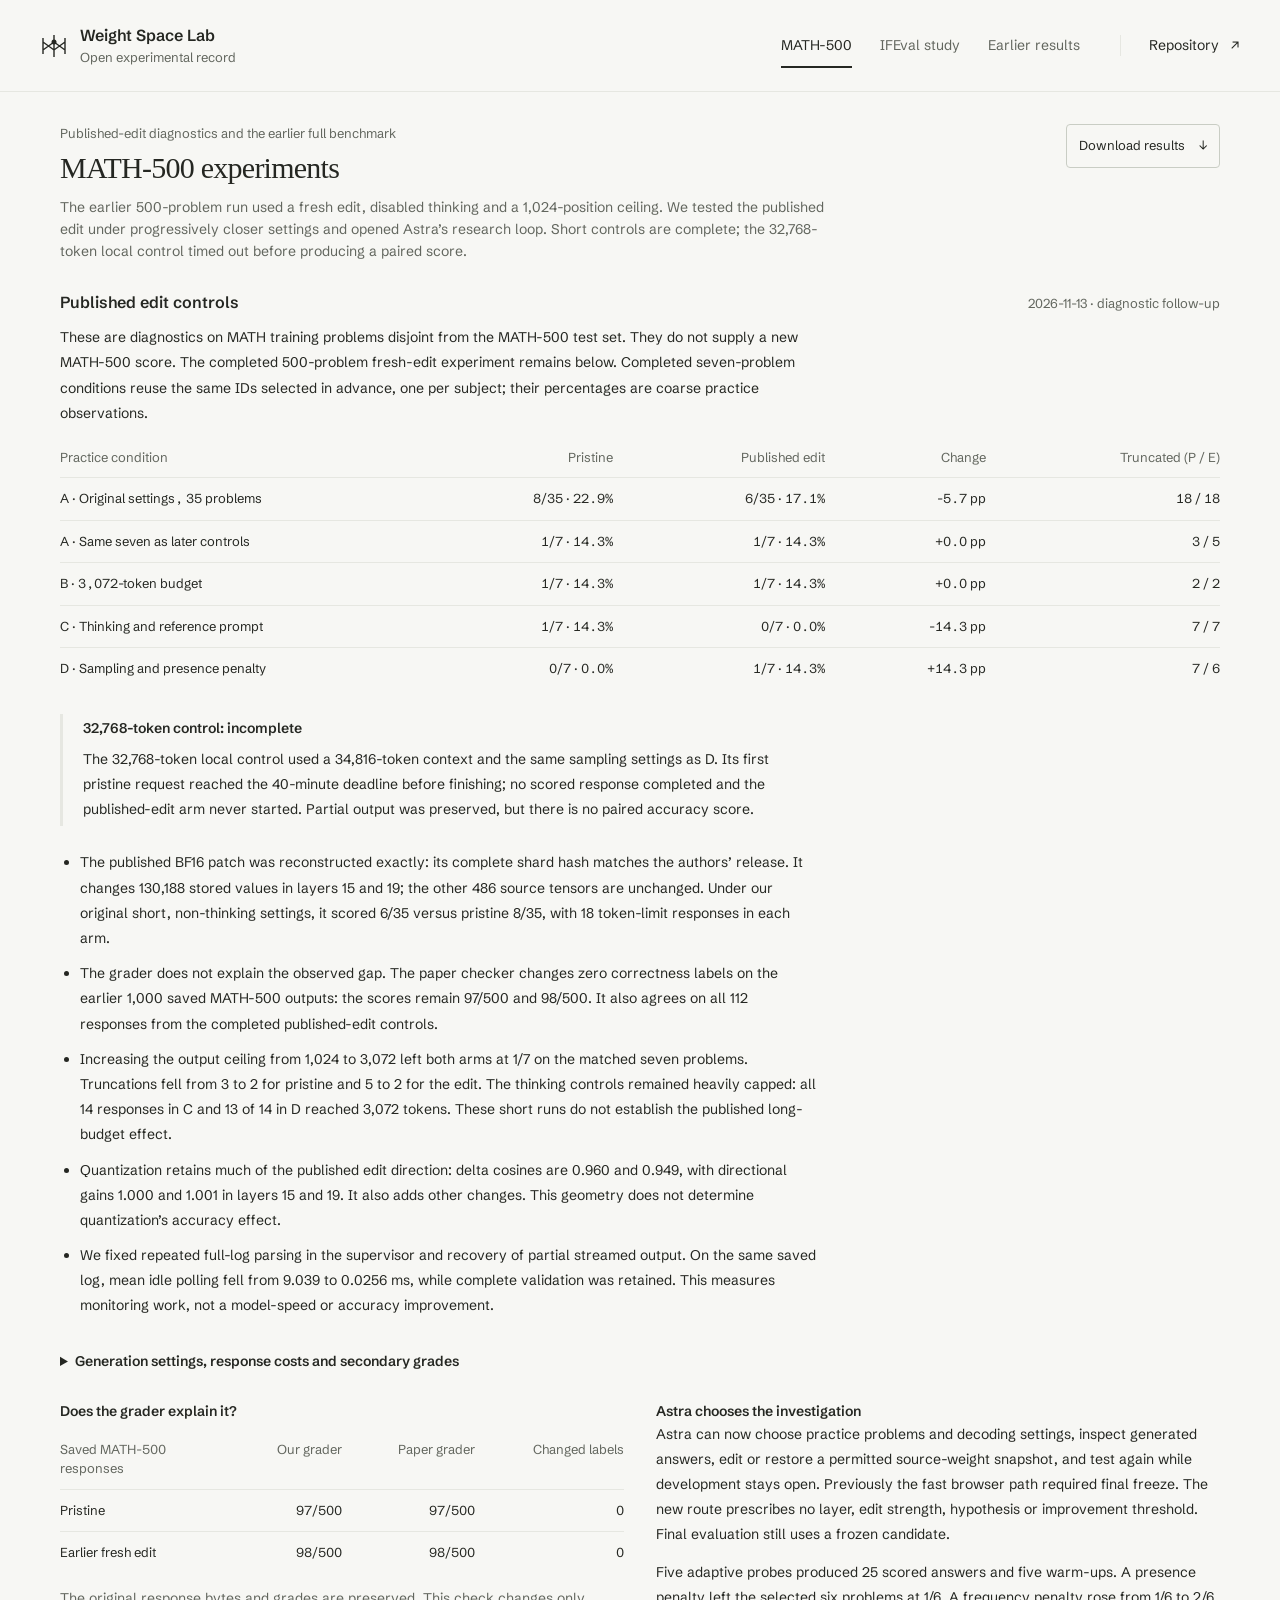
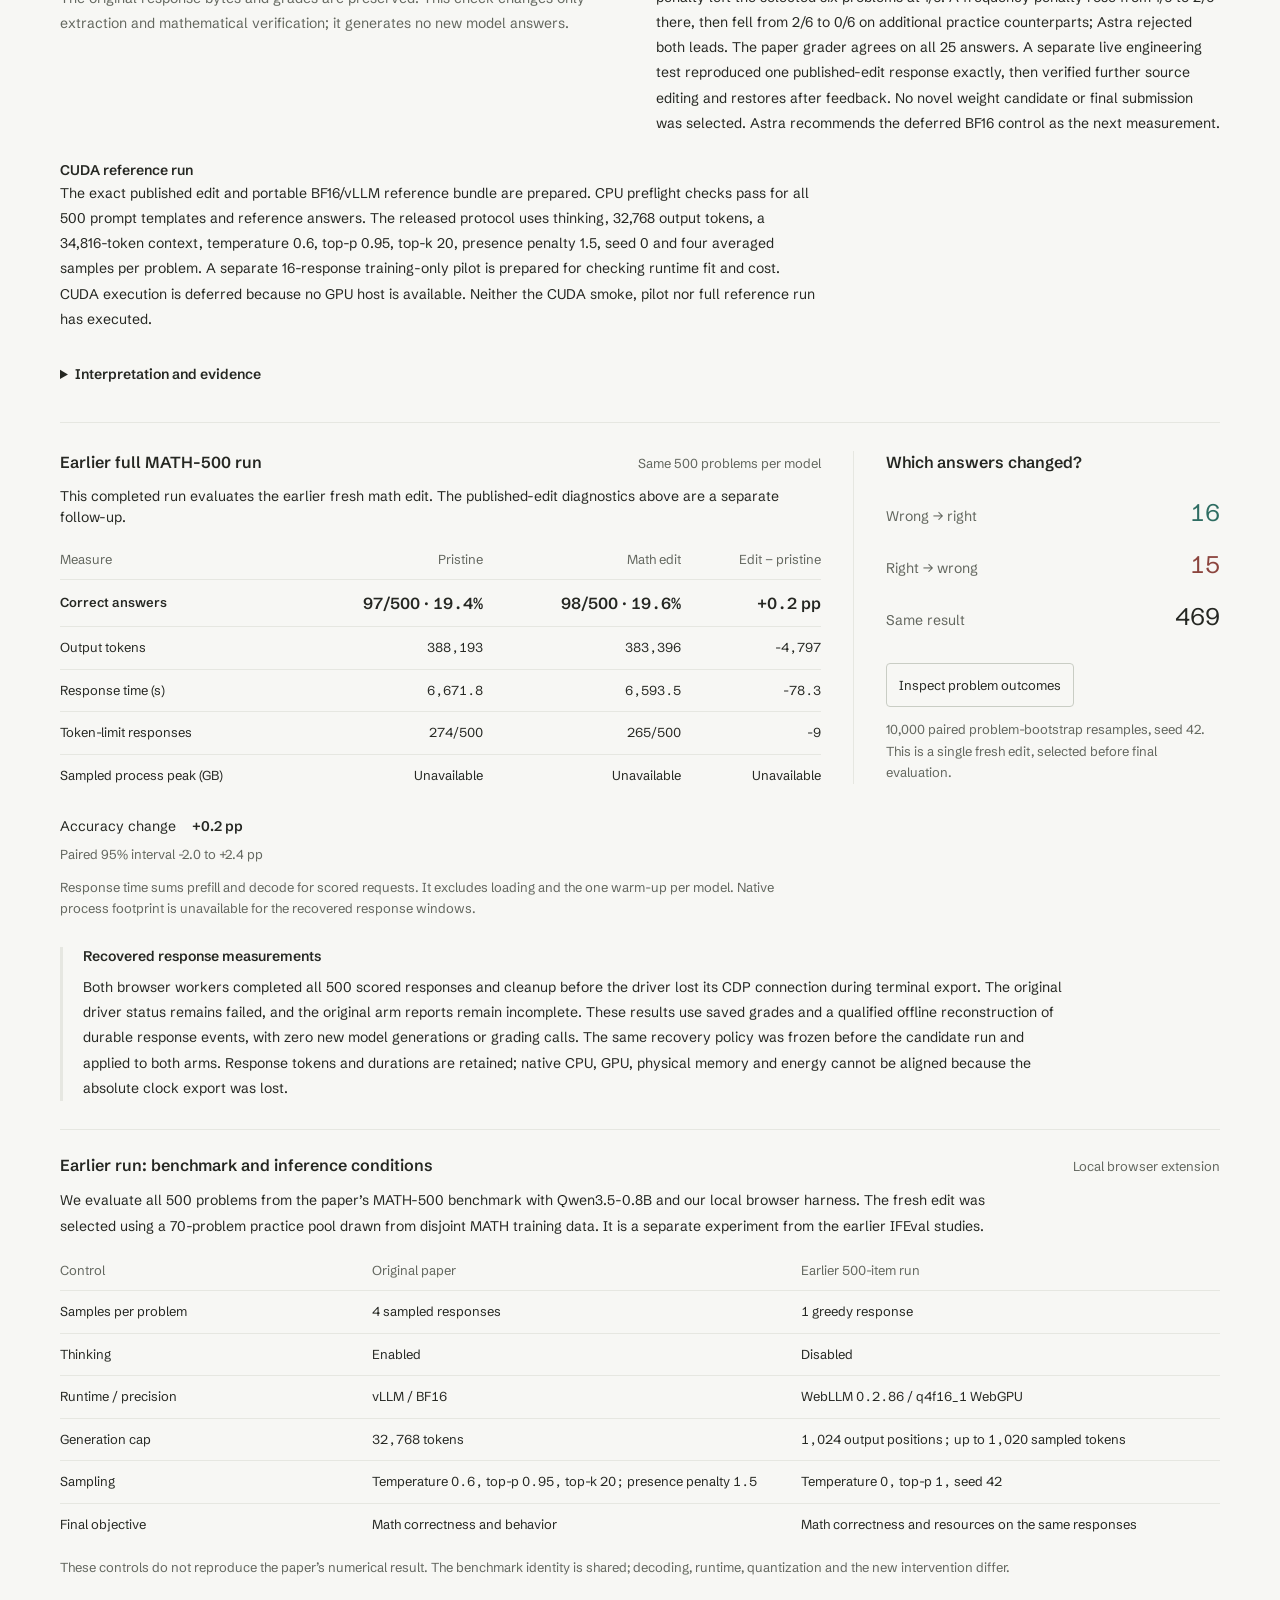
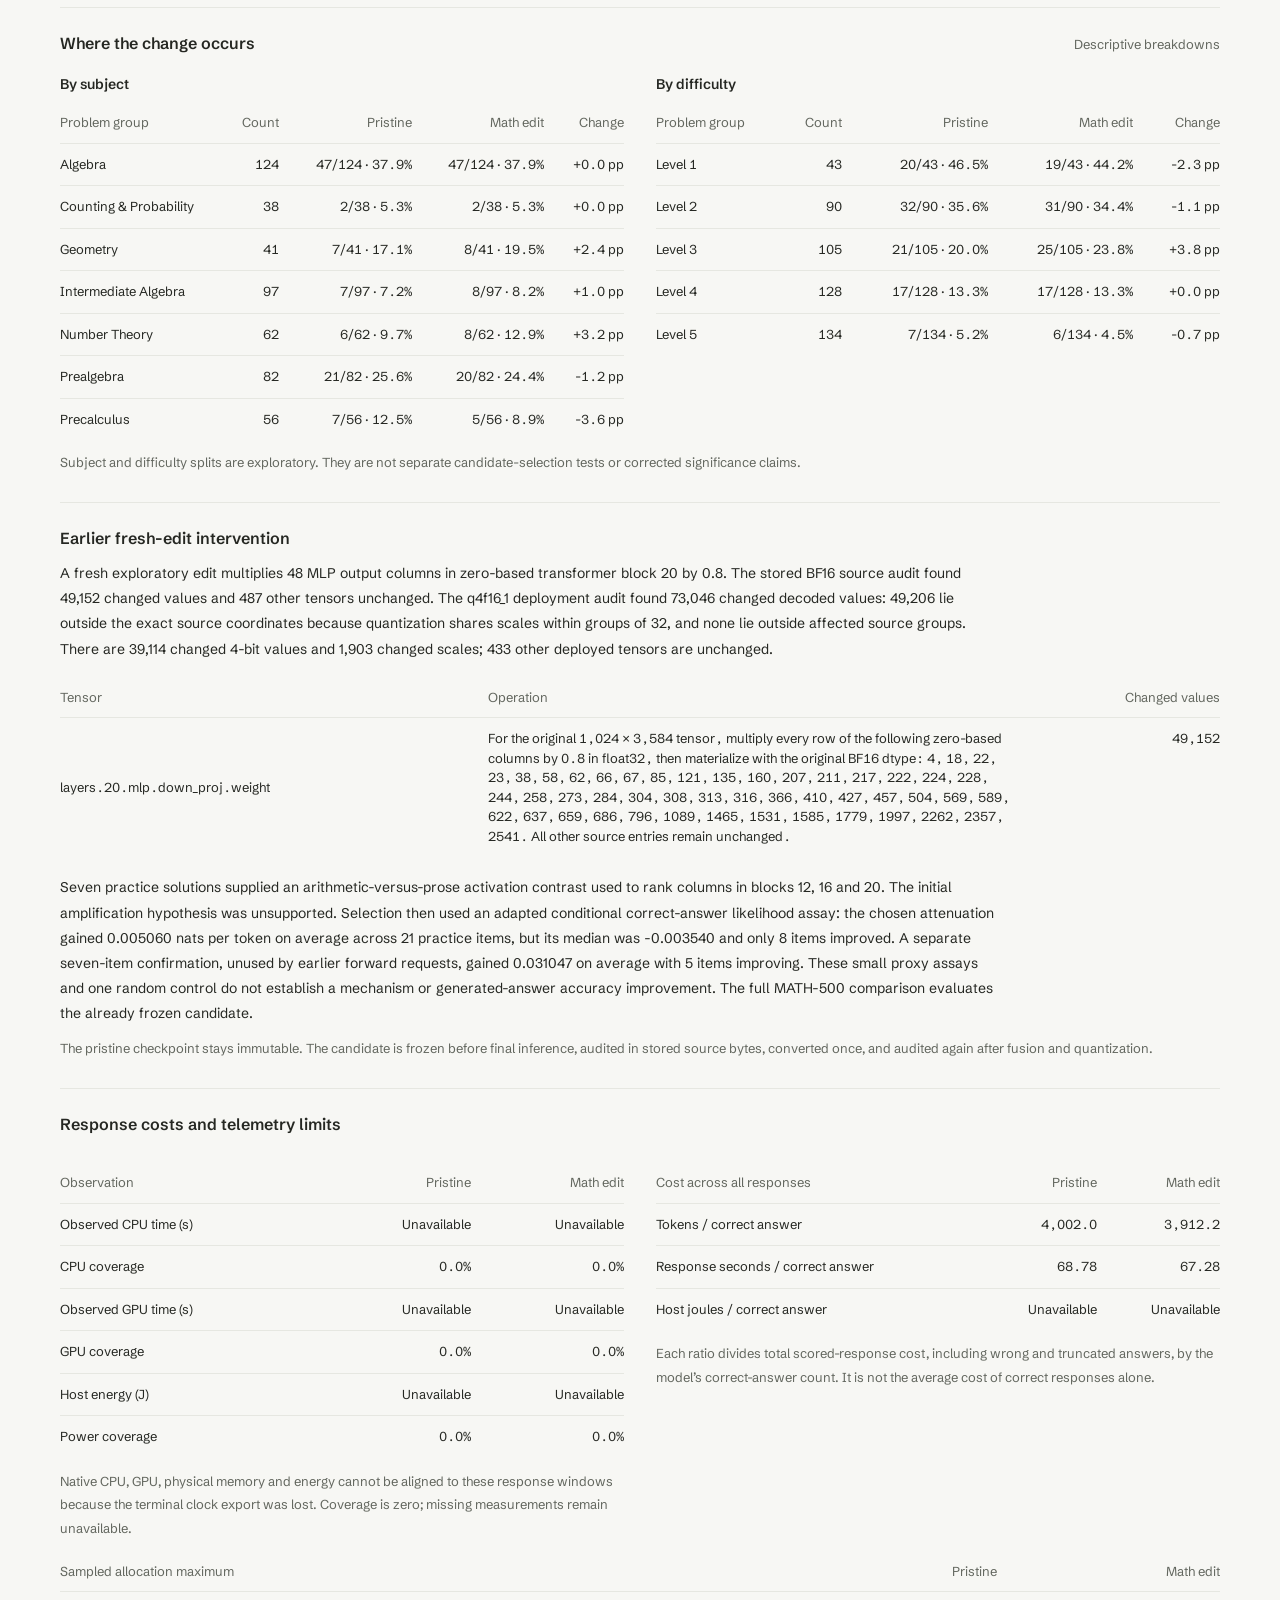
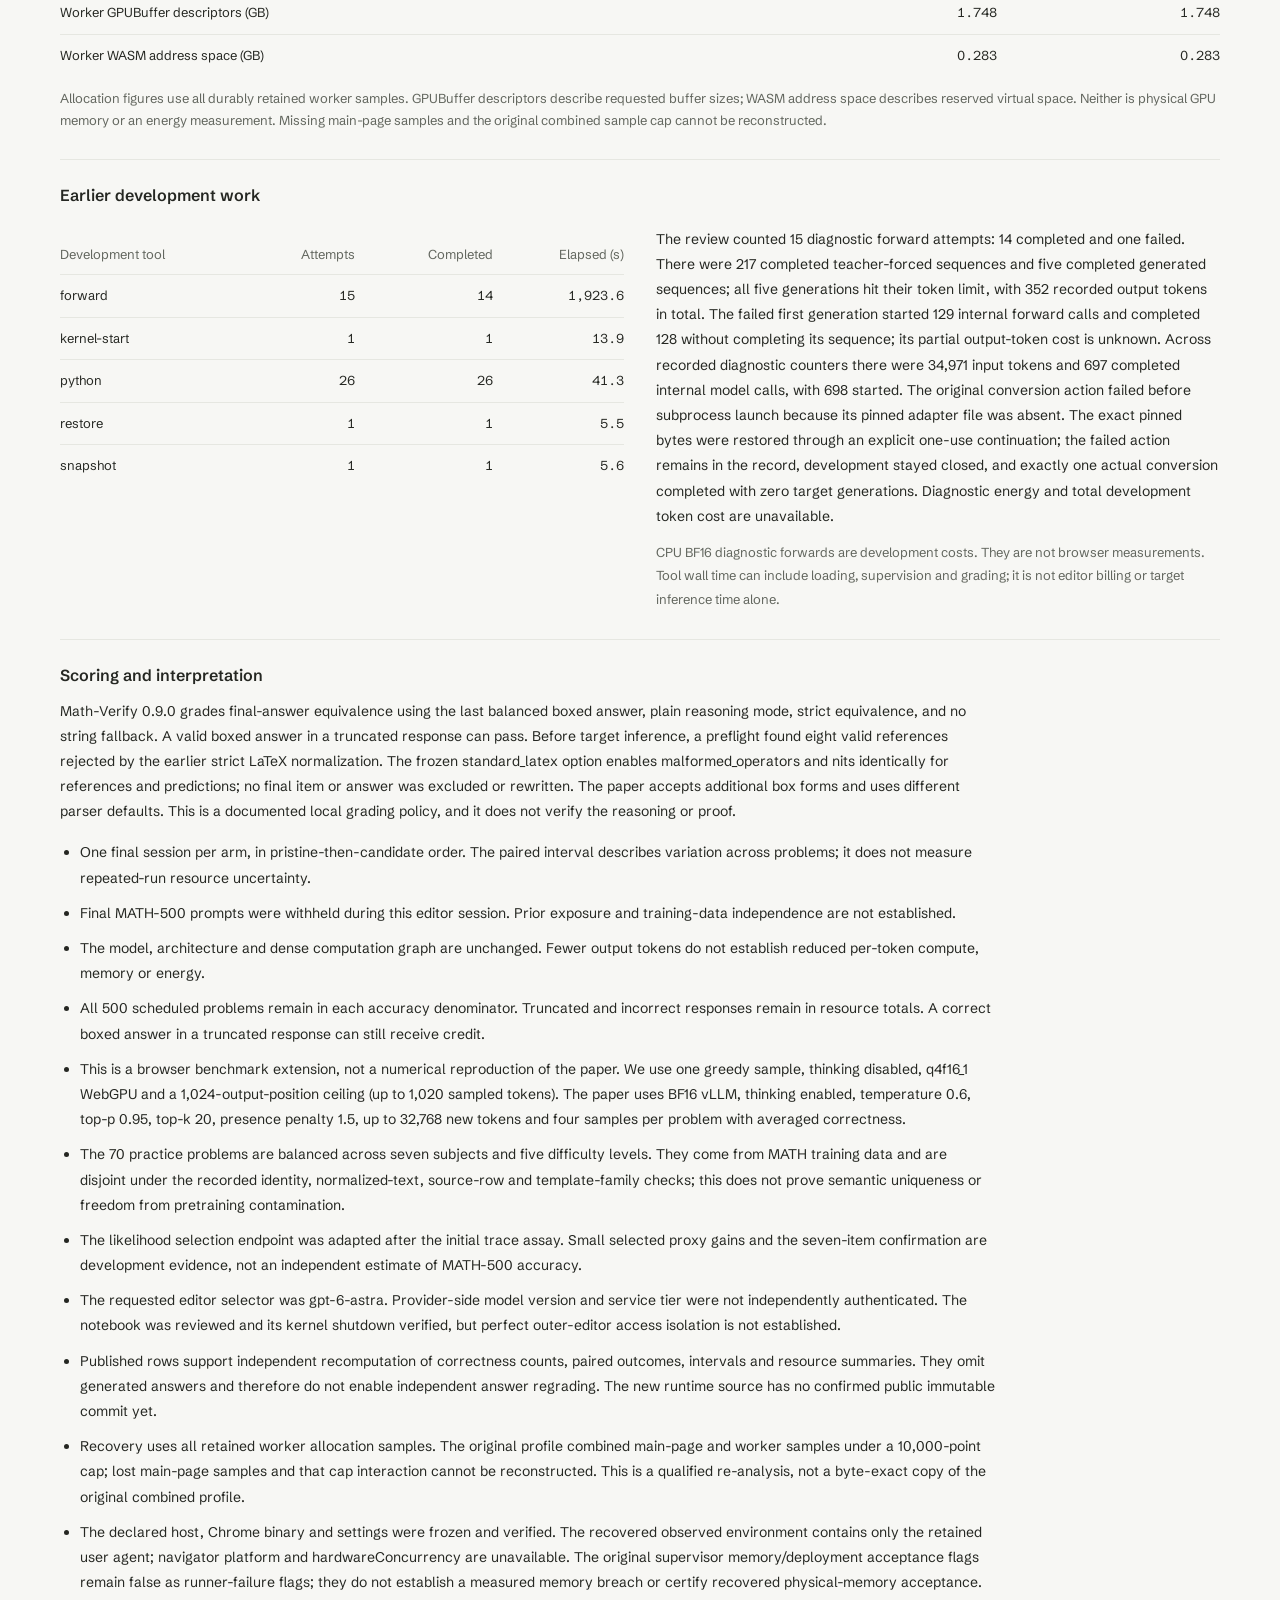
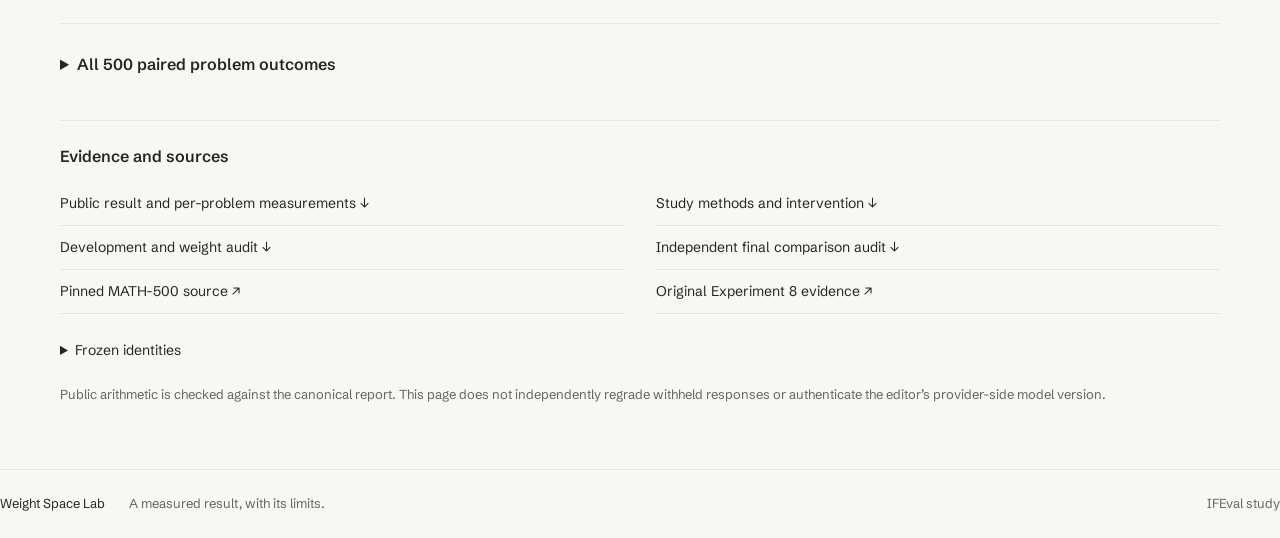
<file: math.html>
<!doctype html>
<html lang="en"><head><meta charset="utf-8"><meta name="viewport" content="width=device-width, initial-scale=1">
<meta name="theme-color" content="#f7f7f4"><meta name="description" content="The earlier 500-problem run used a fresh edit, disabled thinking and a 1,024-position ceiling. We tested the published edit under progressively closer settings and opened Astra’s research loop. Short controls are complete; the 32,768-token local control timed out before producing a paired score.">
<title>Weight Space Lab · MATH-500</title><link rel="icon" href="assets/favicon.svg" type="image/svg+xml">
<link rel="preload" href="assets/schibsted-grotesk-regular.ttf" as="font" type="font/ttf" crossorigin>
<link rel="stylesheet" href="styles.css"><link rel="stylesheet" href="math.css"><script src="math.js" defer></script></head>
<body class="math-page"><a class="skip-link" href="#main">Skip to MATH results</a>
<header class="site-header"><a class="brand" href="index.html#harness" aria-label="Weight Space Lab IFEval study">
<svg class="brand-mark" width="28" height="28" viewBox="0 0 28 28" fill="none" aria-hidden="true"><path d="M3 6v16M14 3v22M25 6v16M3 10l11 8 11-8M3 18l11-8 11 8" stroke="currentColor" stroke-width="1.4"/><circle cx="14" cy="10" r="2.5" fill="currentColor"/></svg>
<span>Weight Space Lab<span class="brand-subline">Open experimental record</span></span></a>
<nav class="primary-nav" aria-label="Research views"><a href="math.html" aria-current="page">MATH-500</a><a href="index.html#harness">IFEval study</a><a href="index.html#results">Earlier results</a></nav>
<a class="repository-link" href="https://github.com/Arhaan2/weight-space-lab">Repository <span aria-hidden="true">↗</span></a></header>
<main id="main" class="shell math-shell" tabindex="-1"><div class="page-heading"><div><p class="eyebrow">Published-edit diagnostics and the earlier full benchmark</p><h1>MATH-500 experiments</h1><p class="page-intro">The earlier 500-problem run used a fresh edit, disabled thinking and a 1,024-position ceiling. We tested the published edit under progressively closer settings and opened Astra’s research loop. Short controls are complete; the 32,768-token local control timed out before producing a paired score.</p></div><a class="outline-button" href="math-control-results.json" download>Download results <span aria-hidden="true">↓</span></a></div>
<section class="math-section math-controls" id="positive-control" aria-labelledby="control-heading">
<div class="section-heading"><h2 id="control-heading">Published edit controls</h2><span>2026-11-13 · diagnostic follow-up</span></div>
<p>These are diagnostics on MATH training problems disjoint from the MATH-500 test set. They do not supply a new MATH-500 score. The completed 500-problem fresh-edit experiment remains below. Completed seven-problem conditions reuse the same IDs selected in advance, one per subject; their percentages are coarse practice observations.</p>
<table class="data-table math-table math-control-table"><caption class="visually-hidden">Published p50c edit on the same practice problems</caption><thead><tr><th scope="col">Practice condition</th><th scope="col">Pristine</th><th scope="col">Published edit</th><th scope="col">Change</th><th scope="col">Truncated (P / E)</th></tr></thead><tbody><tr><th scope="row">A · Original settings, 35 problems</th><td data-label="Pristine">8/35 · 22.9%</td><td data-label="Published edit">6/35 · 17.1%</td><td data-label="Change">-5.7 pp</td><td data-label="Truncated (P / E)">18 / 18</td></tr><tr><th scope="row">A · Same seven as later controls</th><td data-label="Pristine">1/7 · 14.3%</td><td data-label="Published edit">1/7 · 14.3%</td><td data-label="Change">+0.0 pp</td><td data-label="Truncated (P / E)">3 / 5</td></tr><tr><th scope="row">B · 3,072-token budget</th><td data-label="Pristine">1/7 · 14.3%</td><td data-label="Published edit">1/7 · 14.3%</td><td data-label="Change">+0.0 pp</td><td data-label="Truncated (P / E)">2 / 2</td></tr><tr><th scope="row">C · Thinking and reference prompt</th><td data-label="Pristine">1/7 · 14.3%</td><td data-label="Published edit">0/7 · 0.0%</td><td data-label="Change">-14.3 pp</td><td data-label="Truncated (P / E)">7 / 7</td></tr><tr><th scope="row">D · Sampling and presence penalty</th><td data-label="Pristine">0/7 · 0.0%</td><td data-label="Published edit">1/7 · 14.3%</td><td data-label="Change">+14.3 pp</td><td data-label="Truncated (P / E)">7 / 6</td></tr></tbody></table><section class="math-control-incomplete" aria-labelledby="long-control-incomplete-heading"><h3 id="long-control-incomplete-heading">32,768-token control: incomplete</h3><p>The 32,768-token local control used a 34,816-token context and the same sampling settings as D. Its first pristine request reached the 40-minute deadline before finishing; no scored response completed and the published-edit arm never started. Partial output was preserved, but there is no paired accuracy score.</p></section><ul class="math-limitations"><li>The published BF16 patch was reconstructed exactly: its complete shard hash matches the authors’ release. It changes 130,188 stored values in layers 15 and 19; the other 486 source tensors are unchanged. Under our original short, non-thinking settings, it scored 6/35 versus pristine 8/35, with 18 token-limit responses in each arm.</li><li>The grader does not explain the observed gap. The paper checker changes zero correctness labels on the earlier 1,000 saved MATH-500 outputs: the scores remain 97/500 and 98/500. It also agrees on all 112 responses from the completed published-edit controls.</li><li>Increasing the output ceiling from 1,024 to 3,072 left both arms at 1/7 on the matched seven problems. Truncations fell from 3 to 2 for pristine and 5 to 2 for the edit. The thinking controls remained heavily capped: all 14 responses in C and 13 of 14 in D reached 3,072 tokens. These short runs do not establish the published long-budget effect.</li><li>Quantization retains much of the published edit direction: delta cosines are 0.960 and 0.949, with directional gains 1.000 and 1.001 in layers 15 and 19. It also adds other changes. This geometry does not determine quantization’s accuracy effect.</li><li>We fixed repeated full-log parsing in the supervisor and recovery of partial streamed output. On the same saved log, mean idle polling fell from 9.039 to 0.0256 ms, while complete validation was retained. This measures monitoring work, not a model-speed or accuracy improvement.</li></ul>
<details class="math-control-details"><summary>Generation settings, response costs and secondary grades</summary><ul class="math-limitations"><li><strong>A · Original settings, 35 problems</strong>: Published weights versus pristine, with the earlier browser generation settings. Greedy; thinking disabled; 1,024 output positions (up to 1,020 sampled tokens); 4,096 context; one sample per problem; seed 42.</li><li><strong>A · Same seven as later controls</strong>: Reused subset of A; no additional model generation. The seven IDs were selected by a fixed hash, one per subject, before A outcomes. All later conditions use these exact IDs. Other settings are identical to A.</li><li><strong>B · 3,072-token budget</strong>: Larger output ceiling on the same seven problems. Thinking disabled; temperature 0; top-p 1; seed 42; 4,096 context; up to 3,068 sampled tokens. Request timeout raised from 120 to 240 seconds. A post-run validator used the old token limit; identical offline corrections preserve both original failed reports, all answers and grades, with no regeneration or regrading. Every scored request completed within 78 seconds, below even the earlier 120-second timeout.</li><li><strong>C · Thinking and reference prompt</strong>: Combined prompt/template and thinking-mode change versus B. Exact reference user prompt and preopened thinking template; no injected system message. Temperature 0, top-p 1, presence penalty 0, seed 42; 3,072 sampled tokens, 4,096 context, 240-second timeout. All 35 selected input token-ID sequences match Hugging Face and WebLLM.</li><li><strong>D · Sampling and presence penalty</strong>: Temperature, top-p and presence penalty together. Reference thinking prompt; 3,072 sampled output tokens; 4,096 context; temperature 0.6, top-p 0.95, presence penalty 1.5, seed 42; one sample. Top-k 20 remains unsupported.</li></ul><table class="data-table math-table math-control-table"><caption class="visually-hidden">Published-edit control response costs</caption><thead><tr><th scope="col">Practice condition</th><th scope="col">Output tokens (P / E)</th><th scope="col">Response seconds (P / E)</th><th scope="col">Rescues / regressions</th></tr></thead><tbody><tr><th scope="row">A · Original settings, 35 problems</th><td data-label="Output tokens (P / E)">26,355 / 27,020</td><td data-label="Response seconds (P / E)">475.6 / 484.2</td><td data-label="Rescues / regressions">0 / 2</td></tr><tr><th scope="row">A · Same seven as later controls</th><td data-label="Output tokens (P / E)">4,927 / 6,128</td><td data-label="Response seconds (P / E)">89.5 / 112.5</td><td data-label="Rescues / regressions">0 / 0</td></tr><tr><th scope="row">B · 3,072-token budget</th><td data-label="Output tokens (P / E)">9,814 / 11,669</td><td data-label="Response seconds (P / E)">205.8 / 261.3</td><td data-label="Rescues / regressions">0 / 0</td></tr><tr><th scope="row">C · Thinking and reference prompt</th><td data-label="Output tokens (P / E)">21,504 / 21,504</td><td data-label="Response seconds (P / E)">496.4 / 509.5</td><td data-label="Rescues / regressions">0 / 1</td></tr><tr><th scope="row">D · Sampling and presence penalty</th><td data-label="Output tokens (P / E)">21,504 / 20,747</td><td data-label="Response seconds (P / E)">511.7 / 544.8</td><td data-label="Rescues / regressions">1 / 0</td></tr></tbody></table><table class="data-table math-table math-control-table"><caption class="visually-hidden">Secondary paper-checker grades on saved control responses</caption><thead><tr><th scope="col">Practice condition</th><th scope="col">Pristine</th><th scope="col">Published edit</th><th scope="col">Changed labels (P / E)</th><th scope="col">Rescues / regressions</th></tr></thead><tbody><tr><th scope="row">A · Original settings, 35 problems</th><td data-label="Pristine">8/35</td><td data-label="Published edit">6/35</td><td data-label="Changed labels (P / E)">0 / 0</td><td data-label="Rescues / regressions">0 / 2</td></tr><tr><th scope="row">A · Same seven as later controls</th><td data-label="Pristine">1/7</td><td data-label="Published edit">1/7</td><td data-label="Changed labels (P / E)">0 / 0</td><td data-label="Rescues / regressions">0 / 0</td></tr><tr><th scope="row">B · 3,072-token budget</th><td data-label="Pristine">1/7</td><td data-label="Published edit">1/7</td><td data-label="Changed labels (P / E)">0 / 0</td><td data-label="Rescues / regressions">0 / 0</td></tr><tr><th scope="row">C · Thinking and reference prompt</th><td data-label="Pristine">1/7</td><td data-label="Published edit">0/7</td><td data-label="Changed labels (P / E)">0 / 0</td><td data-label="Rescues / regressions">0 / 1</td></tr><tr><th scope="row">D · Sampling and presence penalty</th><td data-label="Pristine">0/7</td><td data-label="Published edit">1/7</td><td data-label="Changed labels (P / E)">0 / 0</td><td data-label="Rescues / regressions">1 / 0</td></tr></tbody></table><p class="small-note">Secondary paper-checker grades reuse these exact control responses. They preserve the primary labels and generate no new answers. Reused subsets retain their original measurements.</p></details>
<div class="math-breakdowns"><section><h3>Does the grader explain it?</h3><table class="data-table math-table math-control-table"><caption class="visually-hidden">Scoring-only ablation on the original 1,000 saved responses</caption><thead><tr><th scope="col">Saved MATH-500 responses</th><th scope="col">Our grader</th><th scope="col">Paper grader</th><th scope="col">Changed labels</th></tr></thead><tbody><tr><th scope="row">Pristine</th><td data-label="Our grader">97/500</td><td data-label="Paper grader">97/500</td><td data-label="Changed labels">0</td></tr><tr><th scope="row">Earlier fresh edit</th><td data-label="Our grader">98/500</td><td data-label="Paper grader">98/500</td><td data-label="Changed labels">0</td></tr></tbody></table><p class="small-note">The original response bytes and grades are preserved. This check changes only extraction and mathematical verification; it generates no new model answers.</p></section>
<section><h3>Astra chooses the investigation</h3><p>Astra can now choose practice problems and decoding settings, inspect generated answers, edit or restore a permitted source-weight snapshot, and test again while development stays open. Previously the fast browser path required final freeze. The new route prescribes no layer, edit strength, hypothesis or improvement threshold. Final evaluation still uses a frozen candidate.</p><p>Five adaptive probes produced 25 scored answers and five warm-ups. A presence penalty left the selected six problems at 1/6. A frequency penalty rose from 1/6 to 2/6 there, then fell from 2/6 to 0/6 on additional practice counterparts; Astra rejected both leads. The paper grader agrees on all 25 answers. A separate live engineering test reproduced one published-edit response exactly, then verified further source editing and restores after feedback. No novel weight candidate or final submission was selected. Astra recommends the deferred BF16 control as the next measurement.</p></section></div>
<h3 class="math-control-reference">CUDA reference run</h3><p>The exact published edit and portable BF16/vLLM reference bundle are prepared. CPU preflight checks pass for all 500 prompt templates and reference answers. The released protocol uses thinking, 32,768 output tokens, a 34,816-token context, temperature 0.6, top-p 0.95, top-k 20, presence penalty 1.5, seed 0 and four averaged samples per problem. A separate 16-response training-only pilot is prepared for checking runtime fit and cost. CUDA execution is deferred because no GPU host is available. Neither the CUDA smoke, pilot nor full reference run has executed.</p>
<details class="math-control-details"><summary>Interpretation and evidence</summary><ul class="math-limitations"><li>WebLLM q4f16_1 differs from the paper’s BF16 vLLM. Quantization changes the deployed edit geometry: 296,905 decoded weights differ, including 208,739 outside the exact BF16 coordinates but within the affected 32-value groups. This proves the edit survives conversion; it does not establish an accuracy cost from quantization.</li><li>The browser API does not support top-k 20. Browser controls use one sample per problem and seed 42; the paper averages four samples at seed 0.</li><li>A’s seven-problem row reuses saved responses from its 35-problem run. It is not a new independent run. The prospective reduction of later stages to the preselected seven IDs bounds local runtime and is recorded before those stages produce outputs.</li><li>Completed A–D stages retain every scheduled scored response. The incomplete E attempts do not supply accuracy estimates. Truncated answers may receive credit when their extracted final answer is correct. Paper-checker grades remain a separately reported analysis and do not overwrite primary browser grades.</li><li>Response seconds exclude model loading and warm-up. Shorter output alone does not establish lower per-token compute, physical memory or energy.</li><li>The exact original CUDA runtime package and hardware manifest was not published. Matching the released protocol would not establish bit-for-bit runtime reproduction.</li><li>B uses qualified offline reports after an obsolete post-run validator rejected outputs above 1,024 tokens. Its actual declared ceiling was 3,072. Both original reports and global failure flags remain preserved; the same correction checks both arms and changes no generated answers, primary grades or accuracy counts.</li><li>Development compute is also unmatched. The study offered 7,469 GSM8K and 7,275 MATH training problems and up to 512 answers per budgeted generation pass. Our open research probes used a 70-problem MATH pool and produced 25 new scored answers; the separately reported controls add further diagnostic feedback. A shared nominal allowance of 50 forward attempts does not imply comparable model work.</li><li>C changes the prompt/template and thinking mode together; D changes temperature, top-p and presence penalty together. E also expands context along with the output ceiling. These stages do not isolate every individual setting.</li><li>The first long-control attempt was interrupted for an operational monitoring defect, before any scored response completed. Its warm-up, failed dispatch and partial output remain recorded, with unknown observed scored tokens/time. The new E condition also changes context from that attempt’s 65,536 to the paper’s 34,816; monitoring and context effects are not separately identified by the restarted model run.</li><li>The expected EOS token IDs agree across released tokenizer/config metadata and the inspected vLLM behavior. Browser literal stop-string handling, special-token decoding and primary answer extraction still have edge differences. Independent paper-checker replay reports the observed label effects separately; matching IDs alone does not prove identical original runtime behavior.</li><li>The browser development route selects from its prepared 70 training problems; custom practice prompts remain available through the CPU diagnostic route. Weight editing retains the paper’s internal-block scope and prohibition on whole-tensor scalar-only changes. These scope rules do not select a layer, hypothesis, strength or required improvement.</li><li>Both long attempts retain incomplete scored requests. Observed scored-token counts and response durations are unknown; conservative ledger charges are not measurements. Process exit was verified after forced termination, while graceful model unload was not confirmed. The E-v3 recovery retained 62,280 characters; only the first D baseline prefix could be checked, and the other thirteen planned comparisons remain unexecuted.</li></ul><div class="math-evidence-links"><a href="math-control-results.json" download>Control results and per-problem records ↓</a><a href="math-astra-iterations.json" download>Astra practice experiments ↓</a><a href="math-p50c-geometry.json" download>Published-edit quantization audit ↓</a><a href="https://rikiyat.github.io/blog/weight-space-programming/">Original article ↗</a><a href="https://github.com/RikiyaT/lm_understand-logs/tree/4d09ba6d6a7e891dd8063974dfe81b3d78e3494f/exp8_math">Pinned experiment and settings ↗</a><a href="https://github.com/RikiyaT/lm_understand-logs/blob/4d09ba6d6a7e891dd8063974dfe81b3d78e3494f/exp8_math/runs/p50c/work_notes/final_report.md">Published p50c report ↗</a></div></details>
</section>
<div class="math-overview"><section class="math-primary" aria-labelledby="comparison-heading"><div class="section-heading"><h2 id="comparison-heading">Earlier full MATH-500 run</h2><span>Same 500 problems per model</span></div><p class="math-lead">This completed run evaluates the earlier fresh math edit. The published-edit diagnostics above are a separate follow-up.</p><table class="data-table math-table math-summary"><caption class="visually-hidden">Paired MATH-500 accuracy and response cost</caption><thead><tr><th scope="col">Measure</th><th scope="col">Pristine</th><th scope="col">Math edit</th><th scope="col">Edit − pristine</th></tr></thead><tbody><tr><th scope="row">Correct answers</th><td data-label="Pristine">97/500 · 19.4%</td><td data-label="Math edit">98/500 · 19.6%</td><td data-label="Edit − pristine">+0.2 pp</td></tr><tr><th scope="row">Output tokens</th><td data-label="Pristine">388,193</td><td data-label="Math edit">383,396</td><td data-label="Edit − pristine">-4,797</td></tr><tr><th scope="row">Response time (s)</th><td data-label="Pristine">6,671.8</td><td data-label="Math edit">6,593.5</td><td data-label="Edit − pristine">-78.3</td></tr><tr><th scope="row">Token-limit responses</th><td data-label="Pristine">274/500</td><td data-label="Math edit">265/500</td><td data-label="Edit − pristine">-9</td></tr><tr><th scope="row">Sampled process peak (GB)</th><td data-label="Pristine">Unavailable</td><td data-label="Math edit">Unavailable</td><td data-label="Edit − pristine">Unavailable</td></tr></tbody></table>
<p class="math-interval">Accuracy change <strong>+0.2 pp</strong><span>Paired 95% interval -2.0 to +2.4 pp</span></p>
<p class="small-note">Response time sums prefill and decode for scored requests. It excludes loading and the one warm-up per model. Native process footprint is unavailable for the recovered response windows.</p></section>
<aside class="math-outcomes" aria-labelledby="outcomes-heading"><h2 id="outcomes-heading">Which answers changed?</h2><dl><div><dt>Wrong → right</dt><dd class="math-rescue">16</dd></div><div><dt>Right → wrong</dt><dd class="math-regression">15</dd></div><div><dt>Same result</dt><dd>469</dd></div></dl><a class="outline-button" href="#problem-records">Inspect problem outcomes</a><p class="small-note">10,000 paired problem-bootstrap resamples, seed 42. This is a single fresh edit, selected before final evaluation.</p></aside></div>
<section class="math-reporting" aria-labelledby="reporting-heading"><h2 id="reporting-heading">Recovered response measurements</h2><p>Both browser workers completed all 500 scored responses and cleanup before the driver lost its CDP connection during terminal export. The original driver status remains failed, and the original arm reports remain incomplete. These results use saved grades and a qualified offline reconstruction of durable response events, with zero new model generations or grading calls. The same recovery policy was frozen before the candidate run and applied to both arms. Response tokens and durations are retained; native CPU, GPU, physical memory and energy cannot be aligned because the absolute clock export was lost.</p></section>
<section class="math-section" aria-labelledby="scope-heading"><div class="section-heading"><h2 id="scope-heading">Earlier run: benchmark and inference conditions</h2><span>Local browser extension</span></div>
<p>We evaluate all 500 problems from the paper’s MATH-500 benchmark with Qwen3.5-0.8B and our local browser harness. The fresh edit was selected using a 70-problem practice pool drawn from disjoint MATH training data. It is a separate experiment from the earlier IFEval studies.</p>
<table class="data-table math-table math-method-table"><caption class="visually-hidden">Original paper and local browser controls</caption><thead><tr><th scope="col">Control</th><th scope="col">Original paper</th><th scope="col">Earlier 500-item run</th></tr></thead><tbody><tr><th scope="row">Samples per problem</th><td data-label="Original paper">4 sampled responses</td><td data-label="Earlier 500-item run">1 greedy response</td></tr><tr><th scope="row">Thinking</th><td data-label="Original paper">Enabled</td><td data-label="Earlier 500-item run">Disabled</td></tr><tr><th scope="row">Runtime / precision</th><td data-label="Original paper">vLLM / BF16</td><td data-label="Earlier 500-item run">WebLLM 0.2.86 / q4f16_1 WebGPU</td></tr><tr><th scope="row">Generation cap</th><td data-label="Original paper">32,768 tokens</td><td data-label="Earlier 500-item run">1,024 output positions; up to 1,020 sampled tokens</td></tr><tr><th scope="row">Sampling</th><td data-label="Original paper">Temperature 0.6, top-p 0.95, top-k 20; presence penalty 1.5</td><td data-label="Earlier 500-item run">Temperature 0, top-p 1, seed 42</td></tr><tr><th scope="row">Final objective</th><td data-label="Original paper">Math correctness and behavior</td><td data-label="Earlier 500-item run">Math correctness and resources on the same responses</td></tr></tbody></table>
<p class="small-note">These controls do not reproduce the paper’s numerical result. The benchmark identity is shared; decoding, runtime, quantization and the new intervention differ.</p></section>
<section class="math-section" aria-labelledby="breakdown-heading"><div class="section-heading"><h2 id="breakdown-heading">Where the change occurs</h2><span>Descriptive breakdowns</span></div><div class="math-breakdowns"><section><h3>By subject</h3><table class="data-table math-table "><caption class="visually-hidden">By subject</caption><thead><tr><th scope="col">Problem group</th><th scope="col">Count</th><th scope="col">Pristine</th><th scope="col">Math edit</th><th scope="col">Change</th></tr></thead><tbody><tr><th scope="row">Algebra</th><td data-label="Count">124</td><td data-label="Pristine">47/124 · 37.9%</td><td data-label="Math edit">47/124 · 37.9%</td><td data-label="Change">+0.0 pp</td></tr><tr><th scope="row">Counting &amp; Probability</th><td data-label="Count">38</td><td data-label="Pristine">2/38 · 5.3%</td><td data-label="Math edit">2/38 · 5.3%</td><td data-label="Change">+0.0 pp</td></tr><tr><th scope="row">Geometry</th><td data-label="Count">41</td><td data-label="Pristine">7/41 · 17.1%</td><td data-label="Math edit">8/41 · 19.5%</td><td data-label="Change">+2.4 pp</td></tr><tr><th scope="row">Intermediate Algebra</th><td data-label="Count">97</td><td data-label="Pristine">7/97 · 7.2%</td><td data-label="Math edit">8/97 · 8.2%</td><td data-label="Change">+1.0 pp</td></tr><tr><th scope="row">Number Theory</th><td data-label="Count">62</td><td data-label="Pristine">6/62 · 9.7%</td><td data-label="Math edit">8/62 · 12.9%</td><td data-label="Change">+3.2 pp</td></tr><tr><th scope="row">Prealgebra</th><td data-label="Count">82</td><td data-label="Pristine">21/82 · 25.6%</td><td data-label="Math edit">20/82 · 24.4%</td><td data-label="Change">-1.2 pp</td></tr><tr><th scope="row">Precalculus</th><td data-label="Count">56</td><td data-label="Pristine">7/56 · 12.5%</td><td data-label="Math edit">5/56 · 8.9%</td><td data-label="Change">-3.6 pp</td></tr></tbody></table></section><section><h3>By difficulty</h3><table class="data-table math-table "><caption class="visually-hidden">By difficulty</caption><thead><tr><th scope="col">Problem group</th><th scope="col">Count</th><th scope="col">Pristine</th><th scope="col">Math edit</th><th scope="col">Change</th></tr></thead><tbody><tr><th scope="row">Level 1</th><td data-label="Count">43</td><td data-label="Pristine">20/43 · 46.5%</td><td data-label="Math edit">19/43 · 44.2%</td><td data-label="Change">-2.3 pp</td></tr><tr><th scope="row">Level 2</th><td data-label="Count">90</td><td data-label="Pristine">32/90 · 35.6%</td><td data-label="Math edit">31/90 · 34.4%</td><td data-label="Change">-1.1 pp</td></tr><tr><th scope="row">Level 3</th><td data-label="Count">105</td><td data-label="Pristine">21/105 · 20.0%</td><td data-label="Math edit">25/105 · 23.8%</td><td data-label="Change">+3.8 pp</td></tr><tr><th scope="row">Level 4</th><td data-label="Count">128</td><td data-label="Pristine">17/128 · 13.3%</td><td data-label="Math edit">17/128 · 13.3%</td><td data-label="Change">+0.0 pp</td></tr><tr><th scope="row">Level 5</th><td data-label="Count">134</td><td data-label="Pristine">7/134 · 5.2%</td><td data-label="Math edit">6/134 · 4.5%</td><td data-label="Change">-0.7 pp</td></tr></tbody></table></section></div><p class="small-note">Subject and difficulty splits are exploratory. They are not separate candidate-selection tests or corrected significance claims.</p></section>
<section class="math-section" aria-labelledby="intervention-heading"><h2 id="intervention-heading">Earlier fresh-edit intervention</h2><p class="math-lead">A fresh exploratory edit multiplies 48 MLP output columns in zero-based transformer block 20 by 0.8. The stored BF16 source audit found 49,152 changed values and 487 other tensors unchanged. The q4f16_1 deployment audit found 73,046 changed decoded values: 49,206 lie outside the exact source coordinates because quantization shares scales within groups of 32, and none lie outside affected source groups. There are 39,114 changed 4-bit values and 1,903 changed scales; 433 other deployed tensors are unchanged.</p><table class="data-table math-table math-edit-table"><caption class="visually-hidden">Audited direct weight intervention</caption><thead><tr><th scope="col">Tensor</th><th scope="col">Operation</th><th scope="col">Changed values</th></tr></thead><tbody><tr><th scope="row">layers.20.mlp.down_proj.weight</th><td data-label="Operation">For the original 1,024 × 3,584 tensor, multiply every row of the following zero-based columns by 0.8 in float32, then materialize with the original BF16 dtype: 4, 18, 22, 23, 38, 58, 62, 66, 67, 85, 121, 135, 160, 207, 211, 217, 222, 224, 228, 244, 258, 273, 284, 304, 308, 313, 316, 366, 410, 427, 457, 504, 569, 589, 622, 637, 659, 686, 796, 1089, 1465, 1531, 1585, 1779, 1997, 2262, 2357, 2541. All other source entries remain unchanged.</td><td data-label="Changed values">49,152</td></tr></tbody></table><p>Seven practice solutions supplied an arithmetic-versus-prose activation contrast used to rank columns in blocks 12, 16 and 20. The initial amplification hypothesis was unsupported. Selection then used an adapted conditional correct-answer likelihood assay: the chosen attenuation gained 0.005060 nats per token on average across 21 practice items, but its median was -0.003540 and only 8 items improved. A separate seven-item confirmation, unused by earlier forward requests, gained 0.031047 on average with 5 items improving. These small proxy assays and one random control do not establish a mechanism or generated-answer accuracy improvement. The full MATH-500 comparison evaluates the already frozen candidate.</p><p class="small-note">The pristine checkpoint stays immutable. The candidate is frozen before final inference, audited in stored source bytes, converted once, and audited again after fusion and quantization.</p></section>
<section class="math-section" aria-labelledby="measurement-heading"><h2 id="measurement-heading">Response costs and telemetry limits</h2><div class="math-breakdowns"><section><table class="data-table math-table "><caption class="visually-hidden">Resource telemetry and measured coverage</caption><thead><tr><th scope="col">Observation</th><th scope="col">Pristine</th><th scope="col">Math edit</th></tr></thead><tbody><tr><th scope="row">Observed CPU time (s)</th><td data-label="Pristine">Unavailable</td><td data-label="Math edit">Unavailable</td></tr><tr><th scope="row">CPU coverage</th><td data-label="Pristine">0.0%</td><td data-label="Math edit">0.0%</td></tr><tr><th scope="row">Observed GPU time (s)</th><td data-label="Pristine">Unavailable</td><td data-label="Math edit">Unavailable</td></tr><tr><th scope="row">GPU coverage</th><td data-label="Pristine">0.0%</td><td data-label="Math edit">0.0%</td></tr><tr><th scope="row">Host energy (J)</th><td data-label="Pristine">Unavailable</td><td data-label="Math edit">Unavailable</td></tr><tr><th scope="row">Power coverage</th><td data-label="Pristine">0.0%</td><td data-label="Math edit">0.0%</td></tr></tbody></table><p class="small-note">Native CPU, GPU, physical memory and energy cannot be aligned to these response windows because the terminal clock export was lost. Coverage is zero; missing measurements remain unavailable.</p></section><section><table class="data-table math-table "><caption class="visually-hidden">Total cost divided by correct answers</caption><thead><tr><th scope="col">Cost across all responses</th><th scope="col">Pristine</th><th scope="col">Math edit</th></tr></thead><tbody><tr><th scope="row">Tokens / correct answer</th><td data-label="Pristine">4,002.0</td><td data-label="Math edit">3,912.2</td></tr><tr><th scope="row">Response seconds / correct answer</th><td data-label="Pristine">68.78</td><td data-label="Math edit">67.28</td></tr><tr><th scope="row">Host joules / correct answer</th><td data-label="Pristine">Unavailable</td><td data-label="Math edit">Unavailable</td></tr></tbody></table><p class="small-note">Each ratio divides total scored-response cost, including wrong and truncated answers, by the model’s correct-answer count. It is not the average cost of correct responses alone.</p></section></div><table class="data-table math-table "><caption class="visually-hidden">Worker-only allocation observations</caption><thead><tr><th scope="col">Sampled allocation maximum</th><th scope="col">Pristine</th><th scope="col">Math edit</th></tr></thead><tbody><tr><th scope="row">Worker GPUBuffer descriptors (GB)</th><td data-label="Pristine">1.748</td><td data-label="Math edit">1.748</td></tr><tr><th scope="row">Worker WASM address space (GB)</th><td data-label="Pristine">0.283</td><td data-label="Math edit">0.283</td></tr></tbody></table><p class="small-note">Allocation figures use all durably retained worker samples. GPUBuffer descriptors describe requested buffer sizes; WASM address space describes reserved virtual space. Neither is physical GPU memory or an energy measurement. Missing main-page samples and the original combined sample cap cannot be reconstructed.</p></section>
<section class="math-section" aria-labelledby="development-heading"><h2 id="development-heading">Earlier development work</h2><div class="math-breakdowns"><section><table class="data-table math-table "><caption class="visually-hidden">Development call accounting</caption><thead><tr><th scope="col">Development tool</th><th scope="col">Attempts</th><th scope="col">Completed</th><th scope="col">Elapsed (s)</th></tr></thead><tbody><tr><th scope="row">forward</th><td data-label="Attempts">15</td><td data-label="Completed">14</td><td data-label="Elapsed (s)">1,923.6</td></tr><tr><th scope="row">kernel-start</th><td data-label="Attempts">1</td><td data-label="Completed">1</td><td data-label="Elapsed (s)">13.9</td></tr><tr><th scope="row">python</th><td data-label="Attempts">26</td><td data-label="Completed">26</td><td data-label="Elapsed (s)">41.3</td></tr><tr><th scope="row">restore</th><td data-label="Attempts">1</td><td data-label="Completed">1</td><td data-label="Elapsed (s)">5.5</td></tr><tr><th scope="row">snapshot</th><td data-label="Attempts">1</td><td data-label="Completed">1</td><td data-label="Elapsed (s)">5.6</td></tr></tbody></table></section><section><p>The review counted 15 diagnostic forward attempts: 14 completed and one failed. There were 217 completed teacher-forced sequences and five completed generated sequences; all five generations hit their token limit, with 352 recorded output tokens in total. The failed first generation started 129 internal forward calls and completed 128 without completing its sequence; its partial output-token cost is unknown. Across recorded diagnostic counters there were 34,971 input tokens and 697 completed internal model calls, with 698 started. The original conversion action failed before subprocess launch because its pinned adapter file was absent. The exact pinned bytes were restored through an explicit one-use continuation; the failed action remains in the record, development stayed closed, and exactly one actual conversion completed with zero target generations. Diagnostic energy and total development token cost are unavailable.</p><p class="small-note">CPU BF16 diagnostic forwards are development costs. They are not browser measurements. Tool wall time can include loading, supervision and grading; it is not editor billing or target inference time alone.</p></section></div></section>
<section class="math-section" aria-labelledby="methods-heading"><h2 id="methods-heading">Scoring and interpretation</h2><p class="math-lead">Math-Verify 0.9.0 grades final-answer equivalence using the last balanced boxed answer, plain reasoning mode, strict equivalence, and no string fallback. A valid boxed answer in a truncated response can pass. Before target inference, a preflight found eight valid references rejected by the earlier strict LaTeX normalization. The frozen standard_latex option enables malformed_operators and nits identically for references and predictions; no final item or answer was excluded or rewritten. The paper accepts additional box forms and uses different parser defaults. This is a documented local grading policy, and it does not verify the reasoning or proof.</p><ul class="math-limitations"><li>One final session per arm, in pristine-then-candidate order. The paired interval describes variation across problems; it does not measure repeated-run resource uncertainty.</li><li>Final MATH-500 prompts were withheld during this editor session. Prior exposure and training-data independence are not established.</li><li>The model, architecture and dense computation graph are unchanged. Fewer output tokens do not establish reduced per-token compute, memory or energy.</li><li>All 500 scheduled problems remain in each accuracy denominator. Truncated and incorrect responses remain in resource totals. A correct boxed answer in a truncated response can still receive credit.</li><li>This is a browser benchmark extension, not a numerical reproduction of the paper. We use one greedy sample, thinking disabled, q4f16_1 WebGPU and a 1,024-output-position ceiling (up to 1,020 sampled tokens). The paper uses BF16 vLLM, thinking enabled, temperature 0.6, top-p 0.95, top-k 20, presence penalty 1.5, up to 32,768 new tokens and four samples per problem with averaged correctness.</li><li>The 70 practice problems are balanced across seven subjects and five difficulty levels. They come from MATH training data and are disjoint under the recorded identity, normalized-text, source-row and template-family checks; this does not prove semantic uniqueness or freedom from pretraining contamination.</li><li>The likelihood selection endpoint was adapted after the initial trace assay. Small selected proxy gains and the seven-item confirmation are development evidence, not an independent estimate of MATH-500 accuracy.</li><li>The requested editor selector was gpt-6-astra. Provider-side model version and service tier were not independently authenticated. The notebook was reviewed and its kernel shutdown verified, but perfect outer-editor access isolation is not established.</li><li>Published rows support independent recomputation of correctness counts, paired outcomes, intervals and resource summaries. They omit generated answers and therefore do not enable independent answer regrading. The new runtime source has no confirmed public immutable commit yet.</li><li>Recovery uses all retained worker allocation samples. The original profile combined main-page and worker samples under a 10,000-point cap; lost main-page samples and that cap interaction cannot be reconstructed. This is a qualified re-analysis, not a byte-exact copy of the original combined profile.</li><li>The declared host, Chrome binary and settings were frozen and verified. The recovered observed environment contains only the retained user agent; navigator platform and hardwareConcurrency are unavailable. The original supervisor memory/deployment acceptance flags remain false as runner-failure flags; they do not establish a measured memory breach or certify recovered physical-memory acceptance.</li></ul></section>
<details id="problem-records" class="math-section math-records"><summary>All 500 paired problem outcomes</summary><div class="math-filter" hidden><label for="outcome-filter">Outcome<select id="outcome-filter"><option value="all">All problems</option><option value="rescued">Wrong → right</option><option value="regressed">Right → wrong</option><option value="both-correct">Both correct</option><option value="both-wrong">Neither correct</option></select></label><p id="outcome-count" role="status" aria-live="polite">500 problems</p></div><p class="small-note">P = pristine; E = edited. Problem text and generated answers are excluded from the public export.</p><p id="outcome-empty" class="small-note" hidden>No problems match this outcome.</p><div class="math-record-table" tabindex="0" role="region" aria-label="Paired problem outcome records"><table class="data-table math-table"><caption class="visually-hidden">All paired MATH-500 problem outcomes</caption><thead><tr><th scope="col">MATH problem</th><th scope="col">Outcome</th><th scope="col">Pristine</th><th scope="col">Math edit</th><th scope="col">Tokens (P / E)</th><th scope="col">Seconds (P / E)</th><th scope="col">Finish (P / E)</th></tr></thead><tbody><tr data-outcome="both-correct"><th scope="row">test/algebra/1004.json</th><td data-label="Outcome">Both correct</td><td data-label="Pristine">Correct</td><td data-label="Math edit">Correct</td><td data-label="Tokens (P / E)">317 / 317</td><td data-label="Seconds (P / E)">8.04 / 6.30</td><td data-label="Finish (P / E)">ok / ok</td></tr><tr data-outcome="both-correct"><th scope="row">test/algebra/101.json</th><td data-label="Outcome">Both correct</td><td data-label="Pristine">Correct</td><td data-label="Math edit">Correct</td><td data-label="Tokens (P / E)">538 / 538</td><td data-label="Seconds (P / E)">9.01 / 10.31</td><td data-label="Finish (P / E)">ok / ok</td></tr><tr data-outcome="both-wrong"><th scope="row">test/algebra/1031.json</th><td data-label="Outcome">Neither correct</td><td data-label="Pristine">Wrong</td><td data-label="Math edit">Wrong</td><td data-label="Tokens (P / E)">425 / 425</td><td data-label="Seconds (P / E)">6.53 / 6.27</td><td data-label="Finish (P / E)">ok / ok</td></tr><tr data-outcome="both-wrong"><th scope="row">test/algebra/1035.json</th><td data-label="Outcome">Neither correct</td><td data-label="Pristine">Wrong</td><td data-label="Math edit">Wrong</td><td data-label="Tokens (P / E)">1,020 / 1,020</td><td data-label="Seconds (P / E)">18.23 / 16.76</td><td data-label="Finish (P / E)">truncated / truncated</td></tr><tr data-outcome="both-wrong"><th scope="row">test/algebra/1072.json</th><td data-label="Outcome">Neither correct</td><td data-label="Pristine">Wrong</td><td data-label="Math edit">Wrong</td><td data-label="Tokens (P / E)">1,020 / 1,020</td><td data-label="Seconds (P / E)">17.85 / 16.45</td><td data-label="Finish (P / E)">truncated / truncated</td></tr><tr data-outcome="both-wrong"><th scope="row">test/algebra/1078.json</th><td data-label="Outcome">Neither correct</td><td data-label="Pristine">Wrong</td><td data-label="Math edit">Wrong</td><td data-label="Tokens (P / E)">1,020 / 1,020</td><td data-label="Seconds (P / E)">17.71 / 16.42</td><td data-label="Finish (P / E)">truncated / truncated</td></tr><tr data-outcome="both-wrong"><th scope="row">test/algebra/1082.json</th><td data-label="Outcome">Neither correct</td><td data-label="Pristine">Wrong</td><td data-label="Math edit">Wrong</td><td data-label="Tokens (P / E)">826 / 1,020</td><td data-label="Seconds (P / E)">14.48 / 16.94</td><td data-label="Finish (P / E)">ok / truncated</td></tr><tr data-outcome="rescued"><th scope="row">test/algebra/109.json</th><td data-label="Outcome">Rescued</td><td data-label="Pristine">Wrong</td><td data-label="Math edit">Correct</td><td data-label="Tokens (P / E)">1,020 / 310</td><td data-label="Seconds (P / E)">18.15 / 4.46</td><td data-label="Finish (P / E)">truncated / ok</td></tr><tr data-outcome="both-correct"><th scope="row">test/algebra/1098.json</th><td data-label="Outcome">Both correct</td><td data-label="Pristine">Correct</td><td data-label="Math edit">Correct</td><td data-label="Tokens (P / E)">168 / 168</td><td data-label="Seconds (P / E)">2.61 / 2.57</td><td data-label="Finish (P / E)">ok / ok</td></tr><tr data-outcome="both-wrong"><th scope="row">test/algebra/114.json</th><td data-label="Outcome">Neither correct</td><td data-label="Pristine">Wrong</td><td data-label="Math edit">Wrong</td><td data-label="Tokens (P / E)">1,020 / 1,020</td><td data-label="Seconds (P / E)">17.47 / 17.21</td><td data-label="Finish (P / E)">truncated / truncated</td></tr><tr data-outcome="both-wrong"><th scope="row">test/algebra/1143.json</th><td data-label="Outcome">Neither correct</td><td data-label="Pristine">Wrong</td><td data-label="Math edit">Wrong</td><td data-label="Tokens (P / E)">738 / 738</td><td data-label="Seconds (P / E)">12.44 / 11.84</td><td data-label="Finish (P / E)">ok / ok</td></tr><tr data-outcome="both-wrong"><th scope="row">test/algebra/1184.json</th><td data-label="Outcome">Neither correct</td><td data-label="Pristine">Wrong</td><td data-label="Math edit">Wrong</td><td data-label="Tokens (P / E)">1,020 / 1,020</td><td data-label="Seconds (P / E)">18.14 / 17.34</td><td data-label="Finish (P / E)">truncated / truncated</td></tr><tr data-outcome="both-wrong"><th scope="row">test/algebra/1199.json</th><td data-label="Outcome">Neither correct</td><td data-label="Pristine">Wrong</td><td data-label="Math edit">Wrong</td><td data-label="Tokens (P / E)">221 / 221</td><td data-label="Seconds (P / E)">3.62 / 3.21</td><td data-label="Finish (P / E)">ok / ok</td></tr><tr data-outcome="both-correct"><th scope="row">test/algebra/1214.json</th><td data-label="Outcome">Both correct</td><td data-label="Pristine">Correct</td><td data-label="Math edit">Correct</td><td data-label="Tokens (P / E)">203 / 203</td><td data-label="Seconds (P / E)">3.17 / 2.95</td><td data-label="Finish (P / E)">ok / ok</td></tr><tr data-outcome="both-correct"><th scope="row">test/algebra/1255.json</th><td data-label="Outcome">Both correct</td><td data-label="Pristine">Correct</td><td data-label="Math edit">Correct</td><td data-label="Tokens (P / E)">270 / 270</td><td data-label="Seconds (P / E)">4.13 / 4.02</td><td data-label="Finish (P / E)">ok / ok</td></tr><tr data-outcome="both-wrong"><th scope="row">test/algebra/1265.json</th><td data-label="Outcome">Neither correct</td><td data-label="Pristine">Wrong</td><td data-label="Math edit">Wrong</td><td data-label="Tokens (P / E)">184 / 164</td><td data-label="Seconds (P / E)">2.80 / 2.35</td><td data-label="Finish (P / E)">ok / ok</td></tr><tr data-outcome="both-wrong"><th scope="row">test/algebra/1275.json</th><td data-label="Outcome">Neither correct</td><td data-label="Pristine">Wrong</td><td data-label="Math edit">Wrong</td><td data-label="Tokens (P / E)">1,020 / 1,020</td><td data-label="Seconds (P / E)">17.04 / 17.37</td><td data-label="Finish (P / E)">truncated / truncated</td></tr><tr data-outcome="both-wrong"><th scope="row">test/algebra/1282.json</th><td data-label="Outcome">Neither correct</td><td data-label="Pristine">Wrong</td><td data-label="Math edit">Wrong</td><td data-label="Tokens (P / E)">1,020 / 1,020</td><td data-label="Seconds (P / E)">17.15 / 17.37</td><td data-label="Finish (P / E)">truncated / truncated</td></tr><tr data-outcome="rescued"><th scope="row">test/algebra/1303.json</th><td data-label="Outcome">Rescued</td><td data-label="Pristine">Wrong</td><td data-label="Math edit">Correct</td><td data-label="Tokens (P / E)">321 / 264</td><td data-label="Seconds (P / E)">4.88 / 3.84</td><td data-label="Finish (P / E)">ok / ok</td></tr><tr data-outcome="both-correct"><th scope="row">test/algebra/1332.json</th><td data-label="Outcome">Both correct</td><td data-label="Pristine">Correct</td><td data-label="Math edit">Correct</td><td data-label="Tokens (P / E)">405 / 402</td><td data-label="Seconds (P / E)">6.43 / 6.62</td><td data-label="Finish (P / E)">ok / ok</td></tr><tr data-outcome="both-wrong"><th scope="row">test/algebra/1338.json</th><td data-label="Outcome">Neither correct</td><td data-label="Pristine">Wrong</td><td data-label="Math edit">Wrong</td><td data-label="Tokens (P / E)">834 / 1,020</td><td data-label="Seconds (P / E)">14.62 / 17.93</td><td data-label="Finish (P / E)">ok / truncated</td></tr><tr data-outcome="regressed"><th scope="row">test/algebra/1339.json</th><td data-label="Outcome">Regressed</td><td data-label="Pristine">Correct</td><td data-label="Math edit">Wrong</td><td data-label="Tokens (P / E)">520 / 387</td><td data-label="Seconds (P / E)">8.51 / 6.13</td><td data-label="Finish (P / E)">ok / ok</td></tr><tr data-outcome="both-correct"><th scope="row">test/algebra/1343.json</th><td data-label="Outcome">Both correct</td><td data-label="Pristine">Correct</td><td data-label="Math edit">Correct</td><td data-label="Tokens (P / E)">475 / 476</td><td data-label="Seconds (P / E)">7.45 / 7.82</td><td data-label="Finish (P / E)">ok / ok</td></tr><tr data-outcome="both-wrong"><th scope="row">test/algebra/1349.json</th><td data-label="Outcome">Neither correct</td><td data-label="Pristine">Wrong</td><td data-label="Math edit">Wrong</td><td data-label="Tokens (P / E)">959 / 735</td><td data-label="Seconds (P / E)">18.83 / 13.14</td><td data-label="Finish (P / E)">ok / ok</td></tr><tr data-outcome="both-wrong"><th scope="row">test/algebra/1425.json</th><td data-label="Outcome">Neither correct</td><td data-label="Pristine">Wrong</td><td data-label="Math edit">Wrong</td><td data-label="Tokens (P / E)">1,020 / 1,020</td><td data-label="Seconds (P / E)">18.16 / 16.98</td><td data-label="Finish (P / E)">truncated / truncated</td></tr><tr data-outcome="both-wrong"><th scope="row">test/algebra/1457.json</th><td data-label="Outcome">Neither correct</td><td data-label="Pristine">Wrong</td><td data-label="Math edit">Wrong</td><td data-label="Tokens (P / E)">1,020 / 1,020</td><td data-label="Seconds (P / E)">18.26 / 17.43</td><td data-label="Finish (P / E)">truncated / truncated</td></tr><tr data-outcome="both-correct"><th scope="row">test/algebra/1519.json</th><td data-label="Outcome">Both correct</td><td data-label="Pristine">Correct</td><td data-label="Math edit">Correct</td><td data-label="Tokens (P / E)">1,020 / 926</td><td data-label="Seconds (P / E)">18.13 / 15.32</td><td data-label="Finish (P / E)">truncated / ok</td></tr><tr data-outcome="rescued"><th scope="row">test/algebra/1529.json</th><td data-label="Outcome">Rescued</td><td data-label="Pristine">Wrong</td><td data-label="Math edit">Correct</td><td data-label="Tokens (P / E)">234 / 330</td><td data-label="Seconds (P / E)">3.49 / 4.89</td><td data-label="Finish (P / E)">ok / ok</td></tr><tr data-outcome="both-wrong"><th scope="row">test/algebra/1547.json</th><td data-label="Outcome">Neither correct</td><td data-label="Pristine">Wrong</td><td data-label="Math edit">Wrong</td><td data-label="Tokens (P / E)">448 / 448</td><td data-label="Seconds (P / E)">7.40 / 7.08</td><td data-label="Finish (P / E)">ok / ok</td></tr><tr data-outcome="both-wrong"><th scope="row">test/algebra/1553.json</th><td data-label="Outcome">Neither correct</td><td data-label="Pristine">Wrong</td><td data-label="Math edit">Wrong</td><td data-label="Tokens (P / E)">1,020 / 1,020</td><td data-label="Seconds (P / E)">18.72 / 17.93</td><td data-label="Finish (P / E)">truncated / truncated</td></tr><tr data-outcome="both-correct"><th scope="row">test/algebra/1578.json</th><td data-label="Outcome">Both correct</td><td data-label="Pristine">Correct</td><td data-label="Math edit">Correct</td><td data-label="Tokens (P / E)">917 / 952</td><td data-label="Seconds (P / E)">16.07 / 16.71</td><td data-label="Finish (P / E)">ok / ok</td></tr><tr data-outcome="both-wrong"><th scope="row">test/algebra/170.json</th><td data-label="Outcome">Neither correct</td><td data-label="Pristine">Wrong</td><td data-label="Math edit">Wrong</td><td data-label="Tokens (P / E)">529 / 348</td><td data-label="Seconds (P / E)">8.47 / 5.53</td><td data-label="Finish (P / E)">ok / ok</td></tr><tr data-outcome="both-wrong"><th scope="row">test/algebra/1787.json</th><td data-label="Outcome">Neither correct</td><td data-label="Pristine">Wrong</td><td data-label="Math edit">Wrong</td><td data-label="Tokens (P / E)">236 / 171</td><td data-label="Seconds (P / E)">3.66 / 2.67</td><td data-label="Finish (P / E)">ok / ok</td></tr><tr data-outcome="both-correct"><th scope="row">test/algebra/1796.json</th><td data-label="Outcome">Both correct</td><td data-label="Pristine">Correct</td><td data-label="Math edit">Correct</td><td data-label="Tokens (P / E)">432 / 432</td><td data-label="Seconds (P / E)">7.25 / 6.62</td><td data-label="Finish (P / E)">ok / ok</td></tr><tr data-outcome="both-wrong"><th scope="row">test/algebra/1814.json</th><td data-label="Outcome">Neither correct</td><td data-label="Pristine">Wrong</td><td data-label="Math edit">Wrong</td><td data-label="Tokens (P / E)">1,020 / 1,020</td><td data-label="Seconds (P / E)">17.87 / 16.91</td><td data-label="Finish (P / E)">truncated / truncated</td></tr><tr data-outcome="both-wrong"><th scope="row">test/algebra/1837.json</th><td data-label="Outcome">Neither correct</td><td data-label="Pristine">Wrong</td><td data-label="Math edit">Wrong</td><td data-label="Tokens (P / E)">1,020 / 1,020</td><td data-label="Seconds (P / E)">18.85 / 17.76</td><td data-label="Finish (P / E)">truncated / truncated</td></tr><tr data-outcome="both-wrong"><th scope="row">test/algebra/1842.json</th><td data-label="Outcome">Neither correct</td><td data-label="Pristine">Wrong</td><td data-label="Math edit">Wrong</td><td data-label="Tokens (P / E)">385 / 383</td><td data-label="Seconds (P / E)">6.44 / 5.92</td><td data-label="Finish (P / E)">ok / ok</td></tr><tr data-outcome="both-correct"><th scope="row">test/algebra/187.json</th><td data-label="Outcome">Both correct</td><td data-label="Pristine">Correct</td><td data-label="Math edit">Correct</td><td data-label="Tokens (P / E)">425 / 425</td><td data-label="Seconds (P / E)">7.17 / 6.88</td><td data-label="Finish (P / E)">ok / ok</td></tr><tr data-outcome="both-correct"><th scope="row">test/algebra/1934.json</th><td data-label="Outcome">Both correct</td><td data-label="Pristine">Correct</td><td data-label="Math edit">Correct</td><td data-label="Tokens (P / E)">621 / 625</td><td data-label="Seconds (P / E)">10.73 / 10.53</td><td data-label="Finish (P / E)">ok / ok</td></tr><tr data-outcome="both-correct"><th scope="row">test/algebra/1936.json</th><td data-label="Outcome">Both correct</td><td data-label="Pristine">Correct</td><td data-label="Math edit">Correct</td><td data-label="Tokens (P / E)">318 / 318</td><td data-label="Seconds (P / E)">5.08 / 4.88</td><td data-label="Finish (P / E)">ok / ok</td></tr><tr data-outcome="both-correct"><th scope="row">test/algebra/1937.json</th><td data-label="Outcome">Both correct</td><td data-label="Pristine">Correct</td><td data-label="Math edit">Correct</td><td data-label="Tokens (P / E)">339 / 339</td><td data-label="Seconds (P / E)">5.64 / 5.20</td><td data-label="Finish (P / E)">ok / ok</td></tr><tr data-outcome="both-wrong"><th scope="row">test/algebra/1960.json</th><td data-label="Outcome">Neither correct</td><td data-label="Pristine">Wrong</td><td data-label="Math edit">Wrong</td><td data-label="Tokens (P / E)">521 / 1,020</td><td data-label="Seconds (P / E)">8.75 / 17.59</td><td data-label="Finish (P / E)">ok / truncated</td></tr><tr data-outcome="both-correct"><th scope="row">test/algebra/2023.json</th><td data-label="Outcome">Both correct</td><td data-label="Pristine">Correct</td><td data-label="Math edit">Correct</td><td data-label="Tokens (P / E)">619 / 745</td><td data-label="Seconds (P / E)">9.70 / 12.33</td><td data-label="Finish (P / E)">ok / ok</td></tr><tr data-outcome="both-correct"><th scope="row">test/algebra/2036.json</th><td data-label="Outcome">Both correct</td><td data-label="Pristine">Correct</td><td data-label="Math edit">Correct</td><td data-label="Tokens (P / E)">360 / 383</td><td data-label="Seconds (P / E)">5.22 / 6.26</td><td data-label="Finish (P / E)">ok / ok</td></tr><tr data-outcome="both-wrong"><th scope="row">test/algebra/2043.json</th><td data-label="Outcome">Neither correct</td><td data-label="Pristine">Wrong</td><td data-label="Math edit">Wrong</td><td data-label="Tokens (P / E)">657 / 1,020</td><td data-label="Seconds (P / E)">10.40 / 18.24</td><td data-label="Finish (P / E)">ok / truncated</td></tr><tr data-outcome="both-correct"><th scope="row">test/algebra/2046.json</th><td data-label="Outcome">Both correct</td><td data-label="Pristine">Correct</td><td data-label="Math edit">Correct</td><td data-label="Tokens (P / E)">424 / 414</td><td data-label="Seconds (P / E)">7.23 / 6.26</td><td data-label="Finish (P / E)">ok / ok</td></tr><tr data-outcome="both-wrong"><th scope="row">test/algebra/2058.json</th><td data-label="Outcome">Neither correct</td><td data-label="Pristine">Wrong</td><td data-label="Math edit">Wrong</td><td data-label="Tokens (P / E)">1,020 / 1,020</td><td data-label="Seconds (P / E)">18.99 / 17.81</td><td data-label="Finish (P / E)">truncated / truncated</td></tr><tr data-outcome="both-wrong"><th scope="row">test/algebra/2064.json</th><td data-label="Outcome">Neither correct</td><td data-label="Pristine">Wrong</td><td data-label="Math edit">Wrong</td><td data-label="Tokens (P / E)">1,020 / 1,020</td><td data-label="Seconds (P / E)">18.62 / 17.59</td><td data-label="Finish (P / E)">truncated / truncated</td></tr><tr data-outcome="both-correct"><th scope="row">test/algebra/2080.json</th><td data-label="Outcome">Both correct</td><td data-label="Pristine">Correct</td><td data-label="Math edit">Correct</td><td data-label="Tokens (P / E)">419 / 419</td><td data-label="Seconds (P / E)">6.59 / 6.77</td><td data-label="Finish (P / E)">ok / ok</td></tr><tr data-outcome="both-correct"><th scope="row">test/algebra/2102.json</th><td data-label="Outcome">Both correct</td><td data-label="Pristine">Correct</td><td data-label="Math edit">Correct</td><td data-label="Tokens (P / E)">557 / 557</td><td data-label="Seconds (P / E)">9.48 / 9.35</td><td data-label="Finish (P / E)">ok / ok</td></tr><tr data-outcome="both-correct"><th scope="row">test/algebra/2157.json</th><td data-label="Outcome">Both correct</td><td data-label="Pristine">Correct</td><td data-label="Math edit">Correct</td><td data-label="Tokens (P / E)">680 / 307</td><td data-label="Seconds (P / E)">11.24 / 4.66</td><td data-label="Finish (P / E)">ok / ok</td></tr><tr data-outcome="both-wrong"><th scope="row">test/algebra/2159.json</th><td data-label="Outcome">Neither correct</td><td data-label="Pristine">Wrong</td><td data-label="Math edit">Wrong</td><td data-label="Tokens (P / E)">1,020 / 1,020</td><td data-label="Seconds (P / E)">18.25 / 17.86</td><td data-label="Finish (P / E)">truncated / truncated</td></tr><tr data-outcome="both-wrong"><th scope="row">test/algebra/2176.json</th><td data-label="Outcome">Neither correct</td><td data-label="Pristine">Wrong</td><td data-label="Math edit">Wrong</td><td data-label="Tokens (P / E)">1,020 / 1,020</td><td data-label="Seconds (P / E)">18.44 / 17.76</td><td data-label="Finish (P / E)">truncated / truncated</td></tr><tr data-outcome="both-wrong"><th scope="row">test/algebra/2193.json</th><td data-label="Outcome">Neither correct</td><td data-label="Pristine">Wrong</td><td data-label="Math edit">Wrong</td><td data-label="Tokens (P / E)">1,020 / 835</td><td data-label="Seconds (P / E)">18.42 / 14.06</td><td data-label="Finish (P / E)">truncated / ok</td></tr><tr data-outcome="both-correct"><th scope="row">test/algebra/2199.json</th><td data-label="Outcome">Both correct</td><td data-label="Pristine">Correct</td><td data-label="Math edit">Correct</td><td data-label="Tokens (P / E)">382 / 382</td><td data-label="Seconds (P / E)">6.01 / 5.73</td><td data-label="Finish (P / E)">ok / ok</td></tr><tr data-outcome="both-correct"><th scope="row">test/algebra/2214.json</th><td data-label="Outcome">Both correct</td><td data-label="Pristine">Correct</td><td data-label="Math edit">Correct</td><td data-label="Tokens (P / E)">295 / 295</td><td data-label="Seconds (P / E)">4.53 / 4.40</td><td data-label="Finish (P / E)">ok / ok</td></tr><tr data-outcome="both-wrong"><th scope="row">test/algebra/2232.json</th><td data-label="Outcome">Neither correct</td><td data-label="Pristine">Wrong</td><td data-label="Math edit">Wrong</td><td data-label="Tokens (P / E)">331 / 331</td><td data-label="Seconds (P / E)">5.29 / 4.80</td><td data-label="Finish (P / E)">ok / ok</td></tr><tr data-outcome="both-wrong"><th scope="row">test/algebra/224.json</th><td data-label="Outcome">Neither correct</td><td data-label="Pristine">Wrong</td><td data-label="Math edit">Wrong</td><td data-label="Tokens (P / E)">285 / 272</td><td data-label="Seconds (P / E)">4.52 / 4.09</td><td data-label="Finish (P / E)">ok / ok</td></tr><tr data-outcome="both-correct"><th scope="row">test/algebra/2251.json</th><td data-label="Outcome">Both correct</td><td data-label="Pristine">Correct</td><td data-label="Math edit">Correct</td><td data-label="Tokens (P / E)">263 / 341</td><td data-label="Seconds (P / E)">4.25 / 5.22</td><td data-label="Finish (P / E)">ok / ok</td></tr><tr data-outcome="both-correct"><th scope="row">test/algebra/2253.json</th><td data-label="Outcome">Both correct</td><td data-label="Pristine">Correct</td><td data-label="Math edit">Correct</td><td data-label="Tokens (P / E)">375 / 361</td><td data-label="Seconds (P / E)">6.30 / 5.59</td><td data-label="Finish (P / E)">ok / ok</td></tr><tr data-outcome="rescued"><th scope="row">test/algebra/2257.json</th><td data-label="Outcome">Rescued</td><td data-label="Pristine">Wrong</td><td data-label="Math edit">Correct</td><td data-label="Tokens (P / E)">1,020 / 774</td><td data-label="Seconds (P / E)">17.88 / 12.87</td><td data-label="Finish (P / E)">truncated / ok</td></tr><tr data-outcome="both-wrong"><th scope="row">test/algebra/2264.json</th><td data-label="Outcome">Neither correct</td><td data-label="Pristine">Wrong</td><td data-label="Math edit">Wrong</td><td data-label="Tokens (P / E)">1,020 / 1,020</td><td data-label="Seconds (P / E)">17.11 / 18.05</td><td data-label="Finish (P / E)">truncated / truncated</td></tr><tr data-outcome="both-wrong"><th scope="row">test/algebra/2277.json</th><td data-label="Outcome">Neither correct</td><td data-label="Pristine">Wrong</td><td data-label="Math edit">Wrong</td><td data-label="Tokens (P / E)">1,020 / 1,020</td><td data-label="Seconds (P / E)">17.16 / 17.70</td><td data-label="Finish (P / E)">truncated / truncated</td></tr><tr data-outcome="regressed"><th scope="row">test/algebra/2391.json</th><td data-label="Outcome">Regressed</td><td data-label="Pristine">Correct</td><td data-label="Math edit">Wrong</td><td data-label="Tokens (P / E)">897 / 1,020</td><td data-label="Seconds (P / E)">14.71 / 17.20</td><td data-label="Finish (P / E)">ok / truncated</td></tr><tr data-outcome="both-wrong"><th scope="row">test/algebra/24.json</th><td data-label="Outcome">Neither correct</td><td data-label="Pristine">Wrong</td><td data-label="Math edit">Wrong</td><td data-label="Tokens (P / E)">310 / 310</td><td data-label="Seconds (P / E)">4.54 / 4.62</td><td data-label="Finish (P / E)">ok / ok</td></tr><tr data-outcome="both-wrong"><th scope="row">test/algebra/2427.json</th><td data-label="Outcome">Neither correct</td><td data-label="Pristine">Wrong</td><td data-label="Math edit">Wrong</td><td data-label="Tokens (P / E)">570 / 657</td><td data-label="Seconds (P / E)">8.83 / 10.77</td><td data-label="Finish (P / E)">ok / ok</td></tr><tr data-outcome="regressed"><th scope="row">test/algebra/2430.json</th><td data-label="Outcome">Regressed</td><td data-label="Pristine">Correct</td><td data-label="Math edit">Wrong</td><td data-label="Tokens (P / E)">925 / 1,020</td><td data-label="Seconds (P / E)">15.14 / 17.16</td><td data-label="Finish (P / E)">ok / truncated</td></tr><tr data-outcome="regressed"><th scope="row">test/algebra/246.json</th><td data-label="Outcome">Regressed</td><td data-label="Pristine">Correct</td><td data-label="Math edit">Wrong</td><td data-label="Tokens (P / E)">633 / 1,020</td><td data-label="Seconds (P / E)">9.95 / 17.08</td><td data-label="Finish (P / E)">ok / truncated</td></tr><tr data-outcome="regressed"><th scope="row">test/algebra/2470.json</th><td data-label="Outcome">Regressed</td><td data-label="Pristine">Correct</td><td data-label="Math edit">Wrong</td><td data-label="Tokens (P / E)">304 / 1,020</td><td data-label="Seconds (P / E)">4.84 / 16.88</td><td data-label="Finish (P / E)">ok / truncated</td></tr><tr data-outcome="both-wrong"><th scope="row">test/algebra/2476.json</th><td data-label="Outcome">Neither correct</td><td data-label="Pristine">Wrong</td><td data-label="Math edit">Wrong</td><td data-label="Tokens (P / E)">1,020 / 1,020</td><td data-label="Seconds (P / E)">18.04 / 17.51</td><td data-label="Finish (P / E)">truncated / truncated</td></tr><tr data-outcome="both-wrong"><th scope="row">test/algebra/2486.json</th><td data-label="Outcome">Neither correct</td><td data-label="Pristine">Wrong</td><td data-label="Math edit">Wrong</td><td data-label="Tokens (P / E)">632 / 719</td><td data-label="Seconds (P / E)">10.61 / 11.32</td><td data-label="Finish (P / E)">ok / ok</td></tr><tr data-outcome="both-correct"><th scope="row">test/algebra/251.json</th><td data-label="Outcome">Both correct</td><td data-label="Pristine">Correct</td><td data-label="Math edit">Correct</td><td data-label="Tokens (P / E)">358 / 339</td><td data-label="Seconds (P / E)">5.44 / 4.99</td><td data-label="Finish (P / E)">ok / ok</td></tr><tr data-outcome="regressed"><th scope="row">test/algebra/2517.json</th><td data-label="Outcome">Regressed</td><td data-label="Pristine">Correct</td><td data-label="Math edit">Wrong</td><td data-label="Tokens (P / E)">863 / 1,020</td><td data-label="Seconds (P / E)">15.29 / 17.17</td><td data-label="Finish (P / E)">ok / truncated</td></tr><tr data-outcome="both-wrong"><th scope="row">test/algebra/2551.json</th><td data-label="Outcome">Neither correct</td><td data-label="Pristine">Wrong</td><td data-label="Math edit">Wrong</td><td data-label="Tokens (P / E)">318 / 324</td><td data-label="Seconds (P / E)">4.96 / 4.87</td><td data-label="Finish (P / E)">ok / ok</td></tr><tr data-outcome="both-wrong"><th scope="row">test/algebra/2570.json</th><td data-label="Outcome">Neither correct</td><td data-label="Pristine">Wrong</td><td data-label="Math edit">Wrong</td><td data-label="Tokens (P / E)">1,020 / 1,020</td><td data-label="Seconds (P / E)">17.34 / 17.59</td><td data-label="Finish (P / E)">truncated / truncated</td></tr><tr data-outcome="both-correct"><th scope="row">test/algebra/2584.json</th><td data-label="Outcome">Both correct</td><td data-label="Pristine">Correct</td><td data-label="Math edit">Correct</td><td data-label="Tokens (P / E)">405 / 405</td><td data-label="Seconds (P / E)">6.26 / 6.16</td><td data-label="Finish (P / E)">ok / ok</td></tr><tr data-outcome="both-correct"><th scope="row">test/algebra/2592.json</th><td data-label="Outcome">Both correct</td><td data-label="Pristine">Correct</td><td data-label="Math edit">Correct</td><td data-label="Tokens (P / E)">278 / 280</td><td data-label="Seconds (P / E)">4.44 / 4.06</td><td data-label="Finish (P / E)">ok / ok</td></tr><tr data-outcome="both-wrong"><th scope="row">test/algebra/2593.json</th><td data-label="Outcome">Neither correct</td><td data-label="Pristine">Wrong</td><td data-label="Math edit">Wrong</td><td data-label="Tokens (P / E)">1,020 / 1,020</td><td data-label="Seconds (P / E)">18.01 / 17.19</td><td data-label="Finish (P / E)">truncated / truncated</td></tr><tr data-outcome="both-wrong"><th scope="row">test/algebra/2626.json</th><td data-label="Outcome">Neither correct</td><td data-label="Pristine">Wrong</td><td data-label="Math edit">Wrong</td><td data-label="Tokens (P / E)">588 / 670</td><td data-label="Seconds (P / E)">9.80 / 10.89</td><td data-label="Finish (P / E)">ok / ok</td></tr><tr data-outcome="both-correct"><th scope="row">test/algebra/2680.json</th><td data-label="Outcome">Both correct</td><td data-label="Pristine">Correct</td><td data-label="Math edit">Correct</td><td data-label="Tokens (P / E)">266 / 266</td><td data-label="Seconds (P / E)">4.19 / 3.97</td><td data-label="Finish (P / E)">ok / ok</td></tr><tr data-outcome="both-wrong"><th scope="row">test/algebra/2700.json</th><td data-label="Outcome">Neither correct</td><td data-label="Pristine">Wrong</td><td data-label="Math edit">Wrong</td><td data-label="Tokens (P / E)">747 / 739</td><td data-label="Seconds (P / E)">13.02 / 12.23</td><td data-label="Finish (P / E)">ok / ok</td></tr><tr data-outcome="both-wrong"><th scope="row">test/algebra/2735.json</th><td data-label="Outcome">Neither correct</td><td data-label="Pristine">Wrong</td><td data-label="Math edit">Wrong</td><td data-label="Tokens (P / E)">1,020 / 1,020</td><td data-label="Seconds (P / E)">17.52 / 17.35</td><td data-label="Finish (P / E)">truncated / truncated</td></tr><tr data-outcome="both-correct"><th scope="row">test/algebra/2743.json</th><td data-label="Outcome">Both correct</td><td data-label="Pristine">Correct</td><td data-label="Math edit">Correct</td><td data-label="Tokens (P / E)">191 / 191</td><td data-label="Seconds (P / E)">2.93 / 2.73</td><td data-label="Finish (P / E)">ok / ok</td></tr><tr data-outcome="rescued"><th scope="row">test/algebra/276.json</th><td data-label="Outcome">Rescued</td><td data-label="Pristine">Wrong</td><td data-label="Math edit">Correct</td><td data-label="Tokens (P / E)">1,020 / 1,008</td><td data-label="Seconds (P / E)">17.60 / 17.09</td><td data-label="Finish (P / E)">truncated / ok</td></tr><tr data-outcome="both-correct"><th scope="row">test/algebra/2779.json</th><td data-label="Outcome">Both correct</td><td data-label="Pristine">Correct</td><td data-label="Math edit">Correct</td><td data-label="Tokens (P / E)">617 / 622</td><td data-label="Seconds (P / E)">9.93 / 10.20</td><td data-label="Finish (P / E)">ok / ok</td></tr><tr data-outcome="both-wrong"><th scope="row">test/algebra/2780.json</th><td data-label="Outcome">Neither correct</td><td data-label="Pristine">Wrong</td><td data-label="Math edit">Wrong</td><td data-label="Tokens (P / E)">711 / 711</td><td data-label="Seconds (P / E)">11.87 / 12.25</td><td data-label="Finish (P / E)">ok / ok</td></tr><tr data-outcome="both-correct"><th scope="row">test/algebra/2789.json</th><td data-label="Outcome">Both correct</td><td data-label="Pristine">Correct</td><td data-label="Math edit">Correct</td><td data-label="Tokens (P / E)">474 / 418</td><td data-label="Seconds (P / E)">7.21 / 6.84</td><td data-label="Finish (P / E)">ok / ok</td></tr><tr data-outcome="both-wrong"><th scope="row">test/algebra/291.json</th><td data-label="Outcome">Neither correct</td><td data-label="Pristine">Wrong</td><td data-label="Math edit">Wrong</td><td data-label="Tokens (P / E)">548 / 1,020</td><td data-label="Seconds (P / E)">9.11 / 17.96</td><td data-label="Finish (P / E)">ok / truncated</td></tr><tr data-outcome="both-wrong"><th scope="row">test/algebra/297.json</th><td data-label="Outcome">Neither correct</td><td data-label="Pristine">Wrong</td><td data-label="Math edit">Wrong</td><td data-label="Tokens (P / E)">1,020 / 1,020</td><td data-label="Seconds (P / E)">17.95 / 17.72</td><td data-label="Finish (P / E)">truncated / truncated</td></tr><tr data-outcome="both-correct"><th scope="row">test/algebra/305.json</th><td data-label="Outcome">Both correct</td><td data-label="Pristine">Correct</td><td data-label="Math edit">Correct</td><td data-label="Tokens (P / E)">516 / 627</td><td data-label="Seconds (P / E)">8.17 / 9.70</td><td data-label="Finish (P / E)">ok / ok</td></tr><tr data-outcome="regressed"><th scope="row">test/algebra/346.json</th><td data-label="Outcome">Regressed</td><td data-label="Pristine">Correct</td><td data-label="Math edit">Wrong</td><td data-label="Tokens (P / E)">285 / 212</td><td data-label="Seconds (P / E)">4.67 / 3.09</td><td data-label="Finish (P / E)">ok / ok</td></tr><tr data-outcome="both-correct"><th scope="row">test/algebra/351.json</th><td data-label="Outcome">Both correct</td><td data-label="Pristine">Correct</td><td data-label="Math edit">Correct</td><td data-label="Tokens (P / E)">363 / 363</td><td data-label="Seconds (P / E)">5.74 / 5.45</td><td data-label="Finish (P / E)">ok / ok</td></tr><tr data-outcome="both-correct"><th scope="row">test/algebra/425.json</th><td data-label="Outcome">Both correct</td><td data-label="Pristine">Correct</td><td data-label="Math edit">Correct</td><td data-label="Tokens (P / E)">453 / 453</td><td data-label="Seconds (P / E)">7.12 / 6.75</td><td data-label="Finish (P / E)">ok / ok</td></tr><tr data-outcome="rescued"><th scope="row">test/algebra/435.json</th><td data-label="Outcome">Rescued</td><td data-label="Pristine">Wrong</td><td data-label="Math edit">Correct</td><td data-label="Tokens (P / E)">264 / 404</td><td data-label="Seconds (P / E)">4.24 / 5.98</td><td data-label="Finish (P / E)">ok / ok</td></tr><tr data-outcome="both-wrong"><th scope="row">test/algebra/478.json</th><td data-label="Outcome">Neither correct</td><td data-label="Pristine">Wrong</td><td data-label="Math edit">Wrong</td><td data-label="Tokens (P / E)">253 / 253</td><td data-label="Seconds (P / E)">4.07 / 3.80</td><td data-label="Finish (P / E)">ok / ok</td></tr><tr data-outcome="both-wrong"><th scope="row">test/algebra/509.json</th><td data-label="Outcome">Neither correct</td><td data-label="Pristine">Wrong</td><td data-label="Math edit">Wrong</td><td data-label="Tokens (P / E)">1,020 / 1,020</td><td data-label="Seconds (P / E)">17.94 / 17.14</td><td data-label="Finish (P / E)">truncated / truncated</td></tr><tr data-outcome="both-correct"><th scope="row">test/algebra/518.json</th><td data-label="Outcome">Both correct</td><td data-label="Pristine">Correct</td><td data-label="Math edit">Correct</td><td data-label="Tokens (P / E)">505 / 536</td><td data-label="Seconds (P / E)">8.39 / 8.70</td><td data-label="Finish (P / E)">ok / ok</td></tr><tr data-outcome="both-correct"><th scope="row">test/algebra/524.json</th><td data-label="Outcome">Both correct</td><td data-label="Pristine">Correct</td><td data-label="Math edit">Correct</td><td data-label="Tokens (P / E)">237 / 237</td><td data-label="Seconds (P / E)">3.56 / 3.52</td><td data-label="Finish (P / E)">ok / ok</td></tr><tr data-outcome="both-wrong"><th scope="row">test/algebra/529.json</th><td data-label="Outcome">Neither correct</td><td data-label="Pristine">Wrong</td><td data-label="Math edit">Wrong</td><td data-label="Tokens (P / E)">1,020 / 1,020</td><td data-label="Seconds (P / E)">17.51 / 17.60</td><td data-label="Finish (P / E)">truncated / truncated</td></tr><tr data-outcome="both-correct"><th scope="row">test/algebra/567.json</th><td data-label="Outcome">Both correct</td><td data-label="Pristine">Correct</td><td data-label="Math edit">Correct</td><td data-label="Tokens (P / E)">681 / 684</td><td data-label="Seconds (P / E)">10.79 / 11.34</td><td data-label="Finish (P / E)">ok / ok</td></tr><tr data-outcome="both-wrong"><th scope="row">test/algebra/621.json</th><td data-label="Outcome">Neither correct</td><td data-label="Pristine">Wrong</td><td data-label="Math edit">Wrong</td><td data-label="Tokens (P / E)">343 / 343</td><td data-label="Seconds (P / E)">5.23 / 5.23</td><td data-label="Finish (P / E)">ok / ok</td></tr><tr data-outcome="both-wrong"><th scope="row">test/algebra/634.json</th><td data-label="Outcome">Neither correct</td><td data-label="Pristine">Wrong</td><td data-label="Math edit">Wrong</td><td data-label="Tokens (P / E)">1,020 / 1,020</td><td data-label="Seconds (P / E)">17.42 / 17.10</td><td data-label="Finish (P / E)">truncated / truncated</td></tr><tr data-outcome="both-wrong"><th scope="row">test/algebra/661.json</th><td data-label="Outcome">Neither correct</td><td data-label="Pristine">Wrong</td><td data-label="Math edit">Wrong</td><td data-label="Tokens (P / E)">387 / 387</td><td data-label="Seconds (P / E)">5.93 / 5.85</td><td data-label="Finish (P / E)">ok / ok</td></tr><tr data-outcome="both-wrong"><th scope="row">test/algebra/668.json</th><td data-label="Outcome">Neither correct</td><td data-label="Pristine">Wrong</td><td data-label="Math edit">Wrong</td><td data-label="Tokens (P / E)">1,020 / 1,020</td><td data-label="Seconds (P / E)">17.03 / 17.78</td><td data-label="Finish (P / E)">truncated / truncated</td></tr><tr data-outcome="both-wrong"><th scope="row">test/algebra/686.json</th><td data-label="Outcome">Neither correct</td><td data-label="Pristine">Wrong</td><td data-label="Math edit">Wrong</td><td data-label="Tokens (P / E)">1,020 / 1,020</td><td data-label="Seconds (P / E)">17.76 / 17.74</td><td data-label="Finish (P / E)">truncated / truncated</td></tr><tr data-outcome="both-correct"><th scope="row">test/algebra/694.json</th><td data-label="Outcome">Both correct</td><td data-label="Pristine">Correct</td><td data-label="Math edit">Correct</td><td data-label="Tokens (P / E)">812 / 801</td><td data-label="Seconds (P / E)">13.74 / 13.33</td><td data-label="Finish (P / E)">ok / ok</td></tr><tr data-outcome="both-wrong"><th scope="row">test/algebra/722.json</th><td data-label="Outcome">Neither correct</td><td data-label="Pristine">Wrong</td><td data-label="Math edit">Wrong</td><td data-label="Tokens (P / E)">1,020 / 1,020</td><td data-label="Seconds (P / E)">17.19 / 17.62</td><td data-label="Finish (P / E)">truncated / truncated</td></tr><tr data-outcome="both-wrong"><th scope="row">test/algebra/733.json</th><td data-label="Outcome">Neither correct</td><td data-label="Pristine">Wrong</td><td data-label="Math edit">Wrong</td><td data-label="Tokens (P / E)">1,020 / 1,020</td><td data-label="Seconds (P / E)">17.83 / 19.48</td><td data-label="Finish (P / E)">truncated / truncated</td></tr><tr data-outcome="both-wrong"><th scope="row">test/algebra/769.json</th><td data-label="Outcome">Neither correct</td><td data-label="Pristine">Wrong</td><td data-label="Math edit">Wrong</td><td data-label="Tokens (P / E)">1,020 / 1,020</td><td data-label="Seconds (P / E)">16.80 / 17.59</td><td data-label="Finish (P / E)">truncated / truncated</td></tr><tr data-outcome="both-wrong"><th scope="row">test/algebra/776.json</th><td data-label="Outcome">Neither correct</td><td data-label="Pristine">Wrong</td><td data-label="Math edit">Wrong</td><td data-label="Tokens (P / E)">453 / 453</td><td data-label="Seconds (P / E)">7.05 / 7.37</td><td data-label="Finish (P / E)">ok / ok</td></tr><tr data-outcome="both-wrong"><th scope="row">test/algebra/791.json</th><td data-label="Outcome">Neither correct</td><td data-label="Pristine">Wrong</td><td data-label="Math edit">Wrong</td><td data-label="Tokens (P / E)">1,020 / 1,020</td><td data-label="Seconds (P / E)">16.99 / 17.38</td><td data-label="Finish (P / E)">truncated / truncated</td></tr><tr data-outcome="both-wrong"><th scope="row">test/algebra/824.json</th><td data-label="Outcome">Neither correct</td><td data-label="Pristine">Wrong</td><td data-label="Math edit">Wrong</td><td data-label="Tokens (P / E)">670 / 837</td><td data-label="Seconds (P / E)">10.89 / 14.32</td><td data-label="Finish (P / E)">ok / ok</td></tr><tr data-outcome="both-wrong"><th scope="row">test/algebra/841.json</th><td data-label="Outcome">Neither correct</td><td data-label="Pristine">Wrong</td><td data-label="Math edit">Wrong</td><td data-label="Tokens (P / E)">1,020 / 1,020</td><td data-label="Seconds (P / E)">16.93 / 18.06</td><td data-label="Finish (P / E)">truncated / truncated</td></tr><tr data-outcome="both-correct"><th scope="row">test/algebra/849.json</th><td data-label="Outcome">Both correct</td><td data-label="Pristine">Correct</td><td data-label="Math edit">Correct</td><td data-label="Tokens (P / E)">221 / 221</td><td data-label="Seconds (P / E)">3.31 / 3.48</td><td data-label="Finish (P / E)">ok / ok</td></tr><tr data-outcome="both-wrong"><th scope="row">test/algebra/853.json</th><td data-label="Outcome">Neither correct</td><td data-label="Pristine">Wrong</td><td data-label="Math edit">Wrong</td><td data-label="Tokens (P / E)">901 / 901</td><td data-label="Seconds (P / E)">14.84 / 15.55</td><td data-label="Finish (P / E)">ok / ok</td></tr><tr data-outcome="both-wrong"><th scope="row">test/algebra/858.json</th><td data-label="Outcome">Neither correct</td><td data-label="Pristine">Wrong</td><td data-label="Math edit">Wrong</td><td data-label="Tokens (P / E)">1,020 / 1,020</td><td data-label="Seconds (P / E)">17.02 / 16.94</td><td data-label="Finish (P / E)">truncated / truncated</td></tr><tr data-outcome="both-correct"><th scope="row">test/algebra/864.json</th><td data-label="Outcome">Both correct</td><td data-label="Pristine">Correct</td><td data-label="Math edit">Correct</td><td data-label="Tokens (P / E)">266 / 266</td><td data-label="Seconds (P / E)">3.93 / 3.94</td><td data-label="Finish (P / E)">ok / ok</td></tr><tr data-outcome="both-wrong"><th scope="row">test/algebra/873.json</th><td data-label="Outcome">Neither correct</td><td data-label="Pristine">Wrong</td><td data-label="Math edit">Wrong</td><td data-label="Tokens (P / E)">1,020 / 1,020</td><td data-label="Seconds (P / E)">16.91 / 17.01</td><td data-label="Finish (P / E)">truncated / truncated</td></tr><tr data-outcome="both-wrong"><th scope="row">test/algebra/892.json</th><td data-label="Outcome">Neither correct</td><td data-label="Pristine">Wrong</td><td data-label="Math edit">Wrong</td><td data-label="Tokens (P / E)">1,020 / 1,020</td><td data-label="Seconds (P / E)">17.55 / 17.47</td><td data-label="Finish (P / E)">truncated / truncated</td></tr><tr data-outcome="both-wrong"><th scope="row">test/algebra/893.json</th><td data-label="Outcome">Neither correct</td><td data-label="Pristine">Wrong</td><td data-label="Math edit">Wrong</td><td data-label="Tokens (P / E)">559 / 585</td><td data-label="Seconds (P / E)">8.67 / 9.28</td><td data-label="Finish (P / E)">ok / ok</td></tr><tr data-outcome="both-wrong"><th scope="row">test/algebra/907.json</th><td data-label="Outcome">Neither correct</td><td data-label="Pristine">Wrong</td><td data-label="Math edit">Wrong</td><td data-label="Tokens (P / E)">1,020 / 1,020</td><td data-label="Seconds (P / E)">17.35 / 17.94</td><td data-label="Finish (P / E)">truncated / truncated</td></tr><tr data-outcome="rescued"><th scope="row">test/algebra/972.json</th><td data-label="Outcome">Rescued</td><td data-label="Pristine">Wrong</td><td data-label="Math edit">Correct</td><td data-label="Tokens (P / E)">1,020 / 689</td><td data-label="Seconds (P / E)">17.10 / 11.66</td><td data-label="Finish (P / E)">truncated / ok</td></tr><tr data-outcome="both-wrong"><th scope="row">test/algebra/975.json</th><td data-label="Outcome">Neither correct</td><td data-label="Pristine">Wrong</td><td data-label="Math edit">Wrong</td><td data-label="Tokens (P / E)">1,020 / 1,020</td><td data-label="Seconds (P / E)">17.77 / 18.17</td><td data-label="Finish (P / E)">truncated / truncated</td></tr><tr data-outcome="both-wrong"><th scope="row">test/algebra/988.json</th><td data-label="Outcome">Neither correct</td><td data-label="Pristine">Wrong</td><td data-label="Math edit">Wrong</td><td data-label="Tokens (P / E)">309 / 309</td><td data-label="Seconds (P / E)">4.73 / 4.74</td><td data-label="Finish (P / E)">ok / ok</td></tr><tr data-outcome="both-wrong"><th scope="row">test/counting_and_probability/10.json</th><td data-label="Outcome">Neither correct</td><td data-label="Pristine">Wrong</td><td data-label="Math edit">Wrong</td><td data-label="Tokens (P / E)">1,020 / 1,020</td><td data-label="Seconds (P / E)">17.50 / 17.97</td><td data-label="Finish (P / E)">truncated / truncated</td></tr><tr data-outcome="both-wrong"><th scope="row">test/counting_and_probability/1003.json</th><td data-label="Outcome">Neither correct</td><td data-label="Pristine">Wrong</td><td data-label="Math edit">Wrong</td><td data-label="Tokens (P / E)">1,020 / 1,020</td><td data-label="Seconds (P / E)">18.71 / 19.06</td><td data-label="Finish (P / E)">truncated / truncated</td></tr><tr data-outcome="both-wrong"><th scope="row">test/counting_and_probability/1009.json</th><td data-label="Outcome">Neither correct</td><td data-label="Pristine">Wrong</td><td data-label="Math edit">Wrong</td><td data-label="Tokens (P / E)">344 / 344</td><td data-label="Seconds (P / E)">5.70 / 5.63</td><td data-label="Finish (P / E)">ok / ok</td></tr><tr data-outcome="both-wrong"><th scope="row">test/counting_and_probability/1014.json</th><td data-label="Outcome">Neither correct</td><td data-label="Pristine">Wrong</td><td data-label="Math edit">Wrong</td><td data-label="Tokens (P / E)">1,020 / 1,020</td><td data-label="Seconds (P / E)">17.87 / 17.90</td><td data-label="Finish (P / E)">truncated / truncated</td></tr><tr data-outcome="both-wrong"><th scope="row">test/counting_and_probability/1060.json</th><td data-label="Outcome">Neither correct</td><td data-label="Pristine">Wrong</td><td data-label="Math edit">Wrong</td><td data-label="Tokens (P / E)">1,020 / 453</td><td data-label="Seconds (P / E)">17.48 / 7.08</td><td data-label="Finish (P / E)">truncated / ok</td></tr><tr data-outcome="both-wrong"><th scope="row">test/counting_and_probability/1114.json</th><td data-label="Outcome">Neither correct</td><td data-label="Pristine">Wrong</td><td data-label="Math edit">Wrong</td><td data-label="Tokens (P / E)">635 / 635</td><td data-label="Seconds (P / E)">10.16 / 10.53</td><td data-label="Finish (P / E)">ok / ok</td></tr><tr data-outcome="both-wrong"><th scope="row">test/counting_and_probability/116.json</th><td data-label="Outcome">Neither correct</td><td data-label="Pristine">Wrong</td><td data-label="Math edit">Wrong</td><td data-label="Tokens (P / E)">910 / 1,020</td><td data-label="Seconds (P / E)">15.17 / 17.62</td><td data-label="Finish (P / E)">ok / truncated</td></tr><tr data-outcome="both-wrong"><th scope="row">test/counting_and_probability/119.json</th><td data-label="Outcome">Neither correct</td><td data-label="Pristine">Wrong</td><td data-label="Math edit">Wrong</td><td data-label="Tokens (P / E)">441 / 445</td><td data-label="Seconds (P / E)">6.85 / 7.35</td><td data-label="Finish (P / E)">ok / ok</td></tr><tr data-outcome="both-wrong"><th scope="row">test/counting_and_probability/134.json</th><td data-label="Outcome">Neither correct</td><td data-label="Pristine">Wrong</td><td data-label="Math edit">Wrong</td><td data-label="Tokens (P / E)">799 / 1,020</td><td data-label="Seconds (P / E)">12.82 / 17.68</td><td data-label="Finish (P / E)">ok / truncated</td></tr><tr data-outcome="both-wrong"><th scope="row">test/counting_and_probability/14.json</th><td data-label="Outcome">Neither correct</td><td data-label="Pristine">Wrong</td><td data-label="Math edit">Wrong</td><td data-label="Tokens (P / E)">569 / 569</td><td data-label="Seconds (P / E)">8.93 / 9.40</td><td data-label="Finish (P / E)">ok / ok</td></tr><tr data-outcome="both-wrong"><th scope="row">test/counting_and_probability/159.json</th><td data-label="Outcome">Neither correct</td><td data-label="Pristine">Wrong</td><td data-label="Math edit">Wrong</td><td data-label="Tokens (P / E)">1,020 / 1,020</td><td data-label="Seconds (P / E)">17.13 / 17.82</td><td data-label="Finish (P / E)">truncated / truncated</td></tr><tr data-outcome="both-wrong"><th scope="row">test/counting_and_probability/181.json</th><td data-label="Outcome">Neither correct</td><td data-label="Pristine">Wrong</td><td data-label="Math edit">Wrong</td><td data-label="Tokens (P / E)">1,020 / 1,020</td><td data-label="Seconds (P / E)">21.16 / 22.01</td><td data-label="Finish (P / E)">truncated / truncated</td></tr><tr data-outcome="both-wrong"><th scope="row">test/counting_and_probability/188.json</th><td data-label="Outcome">Neither correct</td><td data-label="Pristine">Wrong</td><td data-label="Math edit">Wrong</td><td data-label="Tokens (P / E)">1,020 / 1,020</td><td data-label="Seconds (P / E)">17.07 / 17.64</td><td data-label="Finish (P / E)">truncated / truncated</td></tr><tr data-outcome="both-wrong"><th scope="row">test/counting_and_probability/190.json</th><td data-label="Outcome">Neither correct</td><td data-label="Pristine">Wrong</td><td data-label="Math edit">Wrong</td><td data-label="Tokens (P / E)">1,020 / 1,020</td><td data-label="Seconds (P / E)">16.94 / 17.60</td><td data-label="Finish (P / E)">truncated / truncated</td></tr><tr data-outcome="both-wrong"><th scope="row">test/counting_and_probability/199.json</th><td data-label="Outcome">Neither correct</td><td data-label="Pristine">Wrong</td><td data-label="Math edit">Wrong</td><td data-label="Tokens (P / E)">710 / 635</td><td data-label="Seconds (P / E)">12.06 / 10.99</td><td data-label="Finish (P / E)">ok / ok</td></tr><tr data-outcome="both-wrong"><th scope="row">test/counting_and_probability/216.json</th><td data-label="Outcome">Neither correct</td><td data-label="Pristine">Wrong</td><td data-label="Math edit">Wrong</td><td data-label="Tokens (P / E)">615 / 615</td><td data-label="Seconds (P / E)">9.75 / 10.34</td><td data-label="Finish (P / E)">ok / ok</td></tr><tr data-outcome="both-wrong"><th scope="row">test/counting_and_probability/230.json</th><td data-label="Outcome">Neither correct</td><td data-label="Pristine">Wrong</td><td data-label="Math edit">Wrong</td><td data-label="Tokens (P / E)">1,020 / 912</td><td data-label="Seconds (P / E)">17.79 / 15.88</td><td data-label="Finish (P / E)">truncated / ok</td></tr><tr data-outcome="both-wrong"><th scope="row">test/counting_and_probability/238.json</th><td data-label="Outcome">Neither correct</td><td data-label="Pristine">Wrong</td><td data-label="Math edit">Wrong</td><td data-label="Tokens (P / E)">812 / 1,020</td><td data-label="Seconds (P / E)">13.56 / 17.86</td><td data-label="Finish (P / E)">ok / truncated</td></tr><tr data-outcome="both-correct"><th scope="row">test/counting_and_probability/23957.json</th><td data-label="Outcome">Both correct</td><td data-label="Pristine">Correct</td><td data-label="Math edit">Correct</td><td data-label="Tokens (P / E)">513 / 513</td><td data-label="Seconds (P / E)">7.81 / 8.32</td><td data-label="Finish (P / E)">ok / ok</td></tr><tr data-outcome="both-wrong"><th scope="row">test/counting_and_probability/25149.json</th><td data-label="Outcome">Neither correct</td><td data-label="Pristine">Wrong</td><td data-label="Math edit">Wrong</td><td data-label="Tokens (P / E)">1,020 / 804</td><td data-label="Seconds (P / E)">17.19 / 13.91</td><td data-label="Finish (P / E)">truncated / ok</td></tr><tr data-outcome="both-wrong"><th scope="row">test/counting_and_probability/282.json</th><td data-label="Outcome">Neither correct</td><td data-label="Pristine">Wrong</td><td data-label="Math edit">Wrong</td><td data-label="Tokens (P / E)">1,020 / 1,020</td><td data-label="Seconds (P / E)">22.02 / 22.61</td><td data-label="Finish (P / E)">truncated / truncated</td></tr><tr data-outcome="both-wrong"><th scope="row">test/counting_and_probability/339.json</th><td data-label="Outcome">Neither correct</td><td data-label="Pristine">Wrong</td><td data-label="Math edit">Wrong</td><td data-label="Tokens (P / E)">1,020 / 1,020</td><td data-label="Seconds (P / E)">17.17 / 17.65</td><td data-label="Finish (P / E)">truncated / truncated</td></tr><tr data-outcome="both-wrong"><th scope="row">test/counting_and_probability/377.json</th><td data-label="Outcome">Neither correct</td><td data-label="Pristine">Wrong</td><td data-label="Math edit">Wrong</td><td data-label="Tokens (P / E)">785 / 780</td><td data-label="Seconds (P / E)">12.82 / 13.24</td><td data-label="Finish (P / E)">ok / ok</td></tr><tr data-outcome="both-correct"><th scope="row">test/counting_and_probability/389.json</th><td data-label="Outcome">Both correct</td><td data-label="Pristine">Correct</td><td data-label="Math edit">Correct</td><td data-label="Tokens (P / E)">411 / 373</td><td data-label="Seconds (P / E)">6.09 / 6.14</td><td data-label="Finish (P / E)">ok / ok</td></tr><tr data-outcome="both-wrong"><th scope="row">test/counting_and_probability/430.json</th><td data-label="Outcome">Neither correct</td><td data-label="Pristine">Wrong</td><td data-label="Math edit">Wrong</td><td data-label="Tokens (P / E)">1,020 / 1,020</td><td data-label="Seconds (P / E)">17.59 / 17.81</td><td data-label="Finish (P / E)">truncated / truncated</td></tr><tr data-outcome="both-wrong"><th scope="row">test/counting_and_probability/508.json</th><td data-label="Outcome">Neither correct</td><td data-label="Pristine">Wrong</td><td data-label="Math edit">Wrong</td><td data-label="Tokens (P / E)">688 / 528</td><td data-label="Seconds (P / E)">11.59 / 8.60</td><td data-label="Finish (P / E)">ok / ok</td></tr><tr data-outcome="both-wrong"><th scope="row">test/counting_and_probability/51.json</th><td data-label="Outcome">Neither correct</td><td data-label="Pristine">Wrong</td><td data-label="Math edit">Wrong</td><td data-label="Tokens (P / E)">504 / 1,020</td><td data-label="Seconds (P / E)">8.24 / 16.84</td><td data-label="Finish (P / E)">ok / truncated</td></tr><tr data-outcome="both-wrong"><th scope="row">test/counting_and_probability/525.json</th><td data-label="Outcome">Neither correct</td><td data-label="Pristine">Wrong</td><td data-label="Math edit">Wrong</td><td data-label="Tokens (P / E)">1,020 / 1,020</td><td data-label="Seconds (P / E)">17.53 / 16.60</td><td data-label="Finish (P / E)">truncated / truncated</td></tr><tr data-outcome="both-wrong"><th scope="row">test/counting_and_probability/666.json</th><td data-label="Outcome">Neither correct</td><td data-label="Pristine">Wrong</td><td data-label="Math edit">Wrong</td><td data-label="Tokens (P / E)">497 / 591</td><td data-label="Seconds (P / E)">8.34 / 9.17</td><td data-label="Finish (P / E)">ok / ok</td></tr><tr data-outcome="both-wrong"><th scope="row">test/counting_and_probability/71.json</th><td data-label="Outcome">Neither correct</td><td data-label="Pristine">Wrong</td><td data-label="Math edit">Wrong</td><td data-label="Tokens (P / E)">330 / 402</td><td data-label="Seconds (P / E)">5.14 / 6.25</td><td data-label="Finish (P / E)">ok / ok</td></tr><tr data-outcome="both-wrong"><th scope="row">test/counting_and_probability/731.json</th><td data-label="Outcome">Neither correct</td><td data-label="Pristine">Wrong</td><td data-label="Math edit">Wrong</td><td data-label="Tokens (P / E)">1,020 / 1,020</td><td data-label="Seconds (P / E)">18.46 / 18.01</td><td data-label="Finish (P / E)">truncated / truncated</td></tr><tr data-outcome="both-wrong"><th scope="row">test/counting_and_probability/737.json</th><td data-label="Outcome">Neither correct</td><td data-label="Pristine">Wrong</td><td data-label="Math edit">Wrong</td><td data-label="Tokens (P / E)">658 / 648</td><td data-label="Seconds (P / E)">10.82 / 10.04</td><td data-label="Finish (P / E)">ok / ok</td></tr><tr data-outcome="both-wrong"><th scope="row">test/counting_and_probability/761.json</th><td data-label="Outcome">Neither correct</td><td data-label="Pristine">Wrong</td><td data-label="Math edit">Wrong</td><td data-label="Tokens (P / E)">335 / 494</td><td data-label="Seconds (P / E)">5.04 / 7.62</td><td data-label="Finish (P / E)">ok / ok</td></tr><tr data-outcome="both-wrong"><th scope="row">test/counting_and_probability/765.json</th><td data-label="Outcome">Neither correct</td><td data-label="Pristine">Wrong</td><td data-label="Math edit">Wrong</td><td data-label="Tokens (P / E)">1,020 / 1,020</td><td data-label="Seconds (P / E)">17.72 / 17.26</td><td data-label="Finish (P / E)">truncated / truncated</td></tr><tr data-outcome="both-wrong"><th scope="row">test/counting_and_probability/803.json</th><td data-label="Outcome">Neither correct</td><td data-label="Pristine">Wrong</td><td data-label="Math edit">Wrong</td><td data-label="Tokens (P / E)">1,020 / 406</td><td data-label="Seconds (P / E)">17.80 / 6.00</td><td data-label="Finish (P / E)">truncated / ok</td></tr><tr data-outcome="both-wrong"><th scope="row">test/counting_and_probability/870.json</th><td data-label="Outcome">Neither correct</td><td data-label="Pristine">Wrong</td><td data-label="Math edit">Wrong</td><td data-label="Tokens (P / E)">1,020 / 1,020</td><td data-label="Seconds (P / E)">18.11 / 17.43</td><td data-label="Finish (P / E)">truncated / truncated</td></tr><tr data-outcome="both-wrong"><th scope="row">test/counting_and_probability/894.json</th><td data-label="Outcome">Neither correct</td><td data-label="Pristine">Wrong</td><td data-label="Math edit">Wrong</td><td data-label="Tokens (P / E)">360 / 360</td><td data-label="Seconds (P / E)">5.70 / 5.49</td><td data-label="Finish (P / E)">ok / ok</td></tr><tr data-outcome="both-wrong"><th scope="row">test/counting_and_probability/913.json</th><td data-label="Outcome">Neither correct</td><td data-label="Pristine">Wrong</td><td data-label="Math edit">Wrong</td><td data-label="Tokens (P / E)">1,020 / 1,020</td><td data-label="Seconds (P / E)">17.68 / 16.52</td><td data-label="Finish (P / E)">truncated / truncated</td></tr><tr data-outcome="both-wrong"><th scope="row">test/geometry/106.json</th><td data-label="Outcome">Neither correct</td><td data-label="Pristine">Wrong</td><td data-label="Math edit">Wrong</td><td data-label="Tokens (P / E)">1,020 / 1,020</td><td data-label="Seconds (P / E)">17.43 / 16.89</td><td data-label="Finish (P / E)">truncated / truncated</td></tr><tr data-outcome="both-correct"><th scope="row">test/geometry/1097.json</th><td data-label="Outcome">Both correct</td><td data-label="Pristine">Correct</td><td data-label="Math edit">Correct</td><td data-label="Tokens (P / E)">534 / 534</td><td data-label="Seconds (P / E)">8.69 / 7.96</td><td data-label="Finish (P / E)">ok / ok</td></tr><tr data-outcome="both-correct"><th scope="row">test/geometry/1108.json</th><td data-label="Outcome">Both correct</td><td data-label="Pristine">Correct</td><td data-label="Math edit">Correct</td><td data-label="Tokens (P / E)">322 / 272</td><td data-label="Seconds (P / E)">5.29 / 4.34</td><td data-label="Finish (P / E)">ok / ok</td></tr><tr data-outcome="both-wrong"><th scope="row">test/geometry/1140.json</th><td data-label="Outcome">Neither correct</td><td data-label="Pristine">Wrong</td><td data-label="Math edit">Wrong</td><td data-label="Tokens (P / E)">1,020 / 1,020</td><td data-label="Seconds (P / E)">17.36 / 16.93</td><td data-label="Finish (P / E)">truncated / truncated</td></tr><tr data-outcome="both-wrong"><th scope="row">test/geometry/172.json</th><td data-label="Outcome">Neither correct</td><td data-label="Pristine">Wrong</td><td data-label="Math edit">Wrong</td><td data-label="Tokens (P / E)">1,020 / 898</td><td data-label="Seconds (P / E)">18.22 / 14.85</td><td data-label="Finish (P / E)">truncated / ok</td></tr><tr data-outcome="both-correct"><th scope="row">test/geometry/178.json</th><td data-label="Outcome">Both correct</td><td data-label="Pristine">Correct</td><td data-label="Math edit">Correct</td><td data-label="Tokens (P / E)">272 / 689</td><td data-label="Seconds (P / E)">4.20 / 10.74</td><td data-label="Finish (P / E)">ok / ok</td></tr><tr data-outcome="both-wrong"><th scope="row">test/geometry/183.json</th><td data-label="Outcome">Neither correct</td><td data-label="Pristine">Wrong</td><td data-label="Math edit">Wrong</td><td data-label="Tokens (P / E)">672 / 672</td><td data-label="Seconds (P / E)">11.94 / 11.02</td><td data-label="Finish (P / E)">ok / ok</td></tr><tr data-outcome="both-wrong"><th scope="row">test/geometry/221.json</th><td data-label="Outcome">Neither correct</td><td data-label="Pristine">Wrong</td><td data-label="Math edit">Wrong</td><td data-label="Tokens (P / E)">1,020 / 1,020</td><td data-label="Seconds (P / E)">18.08 / 16.96</td><td data-label="Finish (P / E)">truncated / truncated</td></tr><tr data-outcome="both-wrong"><th scope="row">test/geometry/226.json</th><td data-label="Outcome">Neither correct</td><td data-label="Pristine">Wrong</td><td data-label="Math edit">Wrong</td><td data-label="Tokens (P / E)">1,020 / 1,020</td><td data-label="Seconds (P / E)">18.71 / 17.47</td><td data-label="Finish (P / E)">truncated / truncated</td></tr><tr data-outcome="both-wrong"><th scope="row">test/geometry/229.json</th><td data-label="Outcome">Neither correct</td><td data-label="Pristine">Wrong</td><td data-label="Math edit">Wrong</td><td data-label="Tokens (P / E)">1,020 / 1,020</td><td data-label="Seconds (P / E)">18.09 / 17.05</td><td data-label="Finish (P / E)">truncated / truncated</td></tr><tr data-outcome="both-correct"><th scope="row">test/geometry/248.json</th><td data-label="Outcome">Both correct</td><td data-label="Pristine">Correct</td><td data-label="Math edit">Correct</td><td data-label="Tokens (P / E)">290 / 290</td><td data-label="Seconds (P / E)">5.02 / 4.57</td><td data-label="Finish (P / E)">ok / ok</td></tr><tr data-outcome="both-wrong"><th scope="row">test/geometry/254.json</th><td data-label="Outcome">Neither correct</td><td data-label="Pristine">Wrong</td><td data-label="Math edit">Wrong</td><td data-label="Tokens (P / E)">265 / 262</td><td data-label="Seconds (P / E)">4.34 / 3.92</td><td data-label="Finish (P / E)">ok / ok</td></tr><tr data-outcome="both-wrong"><th scope="row">test/geometry/283.json</th><td data-label="Outcome">Neither correct</td><td data-label="Pristine">Wrong</td><td data-label="Math edit">Wrong</td><td data-label="Tokens (P / E)">1,020 / 1,020</td><td data-label="Seconds (P / E)">19.04 / 19.83</td><td data-label="Finish (P / E)">truncated / truncated</td></tr><tr data-outcome="both-correct"><th scope="row">test/geometry/347.json</th><td data-label="Outcome">Both correct</td><td data-label="Pristine">Correct</td><td data-label="Math edit">Correct</td><td data-label="Tokens (P / E)">466 / 464</td><td data-label="Seconds (P / E)">7.58 / 7.65</td><td data-label="Finish (P / E)">ok / ok</td></tr><tr data-outcome="both-wrong"><th scope="row">test/geometry/353.json</th><td data-label="Outcome">Neither correct</td><td data-label="Pristine">Wrong</td><td data-label="Math edit">Wrong</td><td data-label="Tokens (P / E)">303 / 298</td><td data-label="Seconds (P / E)">4.76 / 4.88</td><td data-label="Finish (P / E)">ok / ok</td></tr><tr data-outcome="both-wrong"><th scope="row">test/geometry/434.json</th><td data-label="Outcome">Neither correct</td><td data-label="Pristine">Wrong</td><td data-label="Math edit">Wrong</td><td data-label="Tokens (P / E)">1,020 / 1,020</td><td data-label="Seconds (P / E)">18.20 / 18.37</td><td data-label="Finish (P / E)">truncated / truncated</td></tr><tr data-outcome="both-wrong"><th scope="row">test/geometry/456.json</th><td data-label="Outcome">Neither correct</td><td data-label="Pristine">Wrong</td><td data-label="Math edit">Wrong</td><td data-label="Tokens (P / E)">328 / 343</td><td data-label="Seconds (P / E)">5.34 / 5.34</td><td data-label="Finish (P / E)">ok / ok</td></tr><tr data-outcome="both-wrong"><th scope="row">test/geometry/465.json</th><td data-label="Outcome">Neither correct</td><td data-label="Pristine">Wrong</td><td data-label="Math edit">Wrong</td><td data-label="Tokens (P / E)">1,020 / 1,020</td><td data-label="Seconds (P / E)">19.15 / 20.02</td><td data-label="Finish (P / E)">truncated / truncated</td></tr><tr data-outcome="both-wrong"><th scope="row">test/geometry/473.json</th><td data-label="Outcome">Neither correct</td><td data-label="Pristine">Wrong</td><td data-label="Math edit">Wrong</td><td data-label="Tokens (P / E)">1,020 / 416</td><td data-label="Seconds (P / E)">17.59 / 6.80</td><td data-label="Finish (P / E)">truncated / ok</td></tr><tr data-outcome="both-wrong"><th scope="row">test/geometry/477.json</th><td data-label="Outcome">Neither correct</td><td data-label="Pristine">Wrong</td><td data-label="Math edit">Wrong</td><td data-label="Tokens (P / E)">609 / 609</td><td data-label="Seconds (P / E)">9.89 / 10.36</td><td data-label="Finish (P / E)">ok / ok</td></tr><tr data-outcome="both-correct"><th scope="row">test/geometry/483.json</th><td data-label="Outcome">Both correct</td><td data-label="Pristine">Correct</td><td data-label="Math edit">Correct</td><td data-label="Tokens (P / E)">733 / 756</td><td data-label="Seconds (P / E)">12.10 / 12.30</td><td data-label="Finish (P / E)">ok / ok</td></tr><tr data-outcome="both-wrong"><th scope="row">test/geometry/538.json</th><td data-label="Outcome">Neither correct</td><td data-label="Pristine">Wrong</td><td data-label="Math edit">Wrong</td><td data-label="Tokens (P / E)">1,020 / 1,020</td><td data-label="Seconds (P / E)">18.07 / 17.16</td><td data-label="Finish (P / E)">truncated / truncated</td></tr><tr data-outcome="both-wrong"><th scope="row">test/geometry/547.json</th><td data-label="Outcome">Neither correct</td><td data-label="Pristine">Wrong</td><td data-label="Math edit">Wrong</td><td data-label="Tokens (P / E)">1,020 / 1,020</td><td data-label="Seconds (P / E)">18.59 / 17.56</td><td data-label="Finish (P / E)">truncated / truncated</td></tr><tr data-outcome="both-wrong"><th scope="row">test/geometry/561.json</th><td data-label="Outcome">Neither correct</td><td data-label="Pristine">Wrong</td><td data-label="Math edit">Wrong</td><td data-label="Tokens (P / E)">1,020 / 1,020</td><td data-label="Seconds (P / E)">17.80 / 17.36</td><td data-label="Finish (P / E)">truncated / truncated</td></tr><tr data-outcome="both-wrong"><th scope="row">test/geometry/615.json</th><td data-label="Outcome">Neither correct</td><td data-label="Pristine">Wrong</td><td data-label="Math edit">Wrong</td><td data-label="Tokens (P / E)">772 / 1,020</td><td data-label="Seconds (P / E)">13.21 / 16.97</td><td data-label="Finish (P / E)">ok / truncated</td></tr><tr data-outcome="both-wrong"><th scope="row">test/geometry/627.json</th><td data-label="Outcome">Neither correct</td><td data-label="Pristine">Wrong</td><td data-label="Math edit">Wrong</td><td data-label="Tokens (P / E)">1,020 / 1,020</td><td data-label="Seconds (P / E)">18.05 / 17.36</td><td data-label="Finish (P / E)">truncated / truncated</td></tr><tr data-outcome="both-wrong"><th scope="row">test/geometry/65.json</th><td data-label="Outcome">Neither correct</td><td data-label="Pristine">Wrong</td><td data-label="Math edit">Wrong</td><td data-label="Tokens (P / E)">1,020 / 1,020</td><td data-label="Seconds (P / E)">19.85 / 18.97</td><td data-label="Finish (P / E)">truncated / truncated</td></tr><tr data-outcome="both-wrong"><th scope="row">test/geometry/686.json</th><td data-label="Outcome">Neither correct</td><td data-label="Pristine">Wrong</td><td data-label="Math edit">Wrong</td><td data-label="Tokens (P / E)">566 / 1,020</td><td data-label="Seconds (P / E)">9.70 / 18.53</td><td data-label="Finish (P / E)">ok / truncated</td></tr><tr data-outcome="both-wrong"><th scope="row">test/geometry/702.json</th><td data-label="Outcome">Neither correct</td><td data-label="Pristine">Wrong</td><td data-label="Math edit">Wrong</td><td data-label="Tokens (P / E)">1,020 / 1,020</td><td data-label="Seconds (P / E)">20.90 / 20.40</td><td data-label="Finish (P / E)">truncated / truncated</td></tr><tr data-outcome="both-wrong"><th scope="row">test/geometry/711.json</th><td data-label="Outcome">Neither correct</td><td data-label="Pristine">Wrong</td><td data-label="Math edit">Wrong</td><td data-label="Tokens (P / E)">1,020 / 1,020</td><td data-label="Seconds (P / E)">17.31 / 17.23</td><td data-label="Finish (P / E)">truncated / truncated</td></tr><tr data-outcome="both-correct"><th scope="row">test/geometry/73.json</th><td data-label="Outcome">Both correct</td><td data-label="Pristine">Correct</td><td data-label="Math edit">Correct</td><td data-label="Tokens (P / E)">413 / 472</td><td data-label="Seconds (P / E)">6.19 / 7.28</td><td data-label="Finish (P / E)">ok / ok</td></tr><tr data-outcome="both-wrong"><th scope="row">test/geometry/795.json</th><td data-label="Outcome">Neither correct</td><td data-label="Pristine">Wrong</td><td data-label="Math edit">Wrong</td><td data-label="Tokens (P / E)">1,020 / 1,020</td><td data-label="Seconds (P / E)">17.61 / 17.53</td><td data-label="Finish (P / E)">truncated / truncated</td></tr><tr data-outcome="rescued"><th scope="row">test/geometry/802.json</th><td data-label="Outcome">Rescued</td><td data-label="Pristine">Wrong</td><td data-label="Math edit">Correct</td><td data-label="Tokens (P / E)">1,020 / 306</td><td data-label="Seconds (P / E)">16.74 / 4.56</td><td data-label="Finish (P / E)">truncated / ok</td></tr><tr data-outcome="both-wrong"><th scope="row">test/geometry/817.json</th><td data-label="Outcome">Neither correct</td><td data-label="Pristine">Wrong</td><td data-label="Math edit">Wrong</td><td data-label="Tokens (P / E)">1,020 / 1,020</td><td data-label="Seconds (P / E)">17.13 / 17.14</td><td data-label="Finish (P / E)">truncated / truncated</td></tr><tr data-outcome="both-wrong"><th scope="row">test/geometry/826.json</th><td data-label="Outcome">Neither correct</td><td data-label="Pristine">Wrong</td><td data-label="Math edit">Wrong</td><td data-label="Tokens (P / E)">1,020 / 1,020</td><td data-label="Seconds (P / E)">18.19 / 18.70</td><td data-label="Finish (P / E)">truncated / truncated</td></tr><tr data-outcome="both-wrong"><th scope="row">test/geometry/843.json</th><td data-label="Outcome">Neither correct</td><td data-label="Pristine">Wrong</td><td data-label="Math edit">Wrong</td><td data-label="Tokens (P / E)">652 / 561</td><td data-label="Seconds (P / E)">10.59 / 9.07</td><td data-label="Finish (P / E)">ok / ok</td></tr><tr data-outcome="both-wrong"><th scope="row">test/geometry/846.json</th><td data-label="Outcome">Neither correct</td><td data-label="Pristine">Wrong</td><td data-label="Math edit">Wrong</td><td data-label="Tokens (P / E)">1,020 / 1,020</td><td data-label="Seconds (P / E)">18.14 / 18.47</td><td data-label="Finish (P / E)">truncated / truncated</td></tr><tr data-outcome="both-wrong"><th scope="row">test/geometry/880.json</th><td data-label="Outcome">Neither correct</td><td data-label="Pristine">Wrong</td><td data-label="Math edit">Wrong</td><td data-label="Tokens (P / E)">690 / 736</td><td data-label="Seconds (P / E)">11.28 / 12.36</td><td data-label="Finish (P / E)">ok / ok</td></tr><tr data-outcome="both-wrong"><th scope="row">test/geometry/947.json</th><td data-label="Outcome">Neither correct</td><td data-label="Pristine">Wrong</td><td data-label="Math edit">Wrong</td><td data-label="Tokens (P / E)">1,020 / 871</td><td data-label="Seconds (P / E)">17.64 / 14.65</td><td data-label="Finish (P / E)">truncated / ok</td></tr><tr data-outcome="both-wrong"><th scope="row">test/geometry/965.json</th><td data-label="Outcome">Neither correct</td><td data-label="Pristine">Wrong</td><td data-label="Math edit">Wrong</td><td data-label="Tokens (P / E)">1,020 / 1,020</td><td data-label="Seconds (P / E)">17.39 / 17.74</td><td data-label="Finish (P / E)">truncated / truncated</td></tr><tr data-outcome="both-wrong"><th scope="row">test/geometry/967.json</th><td data-label="Outcome">Neither correct</td><td data-label="Pristine">Wrong</td><td data-label="Math edit">Wrong</td><td data-label="Tokens (P / E)">1,020 / 1,020</td><td data-label="Seconds (P / E)">16.94 / 16.98</td><td data-label="Finish (P / E)">truncated / truncated</td></tr><tr data-outcome="both-wrong"><th scope="row">test/intermediate_algebra/1000.json</th><td data-label="Outcome">Neither correct</td><td data-label="Pristine">Wrong</td><td data-label="Math edit">Wrong</td><td data-label="Tokens (P / E)">1,020 / 1,020</td><td data-label="Seconds (P / E)">17.11 / 16.81</td><td data-label="Finish (P / E)">truncated / truncated</td></tr><tr data-outcome="both-wrong"><th scope="row">test/intermediate_algebra/101.json</th><td data-label="Outcome">Neither correct</td><td data-label="Pristine">Wrong</td><td data-label="Math edit">Wrong</td><td data-label="Tokens (P / E)">1,020 / 1,020</td><td data-label="Seconds (P / E)">16.82 / 17.22</td><td data-label="Finish (P / E)">truncated / truncated</td></tr><tr data-outcome="both-wrong"><th scope="row">test/intermediate_algebra/1014.json</th><td data-label="Outcome">Neither correct</td><td data-label="Pristine">Wrong</td><td data-label="Math edit">Wrong</td><td data-label="Tokens (P / E)">1,020 / 1,020</td><td data-label="Seconds (P / E)">16.89 / 17.12</td><td data-label="Finish (P / E)">truncated / truncated</td></tr><tr data-outcome="both-wrong"><th scope="row">test/intermediate_algebra/102.json</th><td data-label="Outcome">Neither correct</td><td data-label="Pristine">Wrong</td><td data-label="Math edit">Wrong</td><td data-label="Tokens (P / E)">1,020 / 1,020</td><td data-label="Seconds (P / E)">17.00 / 17.29</td><td data-label="Finish (P / E)">truncated / truncated</td></tr><tr data-outcome="both-wrong"><th scope="row">test/intermediate_algebra/1063.json</th><td data-label="Outcome">Neither correct</td><td data-label="Pristine">Wrong</td><td data-label="Math edit">Wrong</td><td data-label="Tokens (P / E)">1,020 / 1,020</td><td data-label="Seconds (P / E)">16.86 / 17.34</td><td data-label="Finish (P / E)">truncated / truncated</td></tr><tr data-outcome="both-wrong"><th scope="row">test/intermediate_algebra/1102.json</th><td data-label="Outcome">Neither correct</td><td data-label="Pristine">Wrong</td><td data-label="Math edit">Wrong</td><td data-label="Tokens (P / E)">1,020 / 1,020</td><td data-label="Seconds (P / E)">16.93 / 17.36</td><td data-label="Finish (P / E)">truncated / truncated</td></tr><tr data-outcome="both-wrong"><th scope="row">test/intermediate_algebra/1111.json</th><td data-label="Outcome">Neither correct</td><td data-label="Pristine">Wrong</td><td data-label="Math edit">Wrong</td><td data-label="Tokens (P / E)">1,020 / 1,020</td><td data-label="Seconds (P / E)">17.74 / 18.81</td><td data-label="Finish (P / E)">truncated / truncated</td></tr><tr data-outcome="both-wrong"><th scope="row">test/intermediate_algebra/1123.json</th><td data-label="Outcome">Neither correct</td><td data-label="Pristine">Wrong</td><td data-label="Math edit">Wrong</td><td data-label="Tokens (P / E)">1,020 / 1,020</td><td data-label="Seconds (P / E)">16.87 / 17.24</td><td data-label="Finish (P / E)">truncated / truncated</td></tr><tr data-outcome="both-wrong"><th scope="row">test/intermediate_algebra/1126.json</th><td data-label="Outcome">Neither correct</td><td data-label="Pristine">Wrong</td><td data-label="Math edit">Wrong</td><td data-label="Tokens (P / E)">1,020 / 1,020</td><td data-label="Seconds (P / E)">17.31 / 17.70</td><td data-label="Finish (P / E)">truncated / truncated</td></tr><tr data-outcome="both-wrong"><th scope="row">test/intermediate_algebra/1151.json</th><td data-label="Outcome">Neither correct</td><td data-label="Pristine">Wrong</td><td data-label="Math edit">Wrong</td><td data-label="Tokens (P / E)">1,020 / 1,020</td><td data-label="Seconds (P / E)">17.07 / 17.95</td><td data-label="Finish (P / E)">truncated / truncated</td></tr><tr data-outcome="both-wrong"><th scope="row">test/intermediate_algebra/1166.json</th><td data-label="Outcome">Neither correct</td><td data-label="Pristine">Wrong</td><td data-label="Math edit">Wrong</td><td data-label="Tokens (P / E)">1,020 / 1,020</td><td data-label="Seconds (P / E)">17.50 / 17.55</td><td data-label="Finish (P / E)">truncated / truncated</td></tr><tr data-outcome="regressed"><th scope="row">test/intermediate_algebra/1168.json</th><td data-label="Outcome">Regressed</td><td data-label="Pristine">Correct</td><td data-label="Math edit">Wrong</td><td data-label="Tokens (P / E)">651 / 1,020</td><td data-label="Seconds (P / E)">10.25 / 17.58</td><td data-label="Finish (P / E)">ok / truncated</td></tr><tr data-outcome="both-wrong"><th scope="row">test/intermediate_algebra/117.json</th><td data-label="Outcome">Neither correct</td><td data-label="Pristine">Wrong</td><td data-label="Math edit">Wrong</td><td data-label="Tokens (P / E)">1,020 / 1,020</td><td data-label="Seconds (P / E)">17.43 / 17.46</td><td data-label="Finish (P / E)">truncated / truncated</td></tr><tr data-outcome="both-wrong"><th scope="row">test/intermediate_algebra/1197.json</th><td data-label="Outcome">Neither correct</td><td data-label="Pristine">Wrong</td><td data-label="Math edit">Wrong</td><td data-label="Tokens (P / E)">1,020 / 1,020</td><td data-label="Seconds (P / E)">17.00 / 17.63</td><td data-label="Finish (P / E)">truncated / truncated</td></tr><tr data-outcome="both-wrong"><th scope="row">test/intermediate_algebra/121.json</th><td data-label="Outcome">Neither correct</td><td data-label="Pristine">Wrong</td><td data-label="Math edit">Wrong</td><td data-label="Tokens (P / E)">1,020 / 1,020</td><td data-label="Seconds (P / E)">17.72 / 17.74</td><td data-label="Finish (P / E)">truncated / truncated</td></tr><tr data-outcome="both-wrong"><th scope="row">test/intermediate_algebra/1210.json</th><td data-label="Outcome">Neither correct</td><td data-label="Pristine">Wrong</td><td data-label="Math edit">Wrong</td><td data-label="Tokens (P / E)">1,020 / 607</td><td data-label="Seconds (P / E)">17.30 / 10.20</td><td data-label="Finish (P / E)">truncated / ok</td></tr><tr data-outcome="both-wrong"><th scope="row">test/intermediate_algebra/1217.json</th><td data-label="Outcome">Neither correct</td><td data-label="Pristine">Wrong</td><td data-label="Math edit">Wrong</td><td data-label="Tokens (P / E)">1,020 / 1,020</td><td data-label="Seconds (P / E)">16.84 / 17.99</td><td data-label="Finish (P / E)">truncated / truncated</td></tr><tr data-outcome="both-correct"><th scope="row">test/intermediate_algebra/1232.json</th><td data-label="Outcome">Both correct</td><td data-label="Pristine">Correct</td><td data-label="Math edit">Correct</td><td data-label="Tokens (P / E)">477 / 477</td><td data-label="Seconds (P / E)">7.29 / 7.92</td><td data-label="Finish (P / E)">ok / ok</td></tr><tr data-outcome="both-wrong"><th scope="row">test/intermediate_algebra/1247.json</th><td data-label="Outcome">Neither correct</td><td data-label="Pristine">Wrong</td><td data-label="Math edit">Wrong</td><td data-label="Tokens (P / E)">1,020 / 1,020</td><td data-label="Seconds (P / E)">17.10 / 18.27</td><td data-label="Finish (P / E)">truncated / truncated</td></tr><tr data-outcome="both-wrong"><th scope="row">test/intermediate_algebra/1279.json</th><td data-label="Outcome">Neither correct</td><td data-label="Pristine">Wrong</td><td data-label="Math edit">Wrong</td><td data-label="Tokens (P / E)">1,020 / 1,020</td><td data-label="Seconds (P / E)">17.01 / 17.78</td><td data-label="Finish (P / E)">truncated / truncated</td></tr><tr data-outcome="both-wrong"><th scope="row">test/intermediate_algebra/128.json</th><td data-label="Outcome">Neither correct</td><td data-label="Pristine">Wrong</td><td data-label="Math edit">Wrong</td><td data-label="Tokens (P / E)">1,020 / 1,020</td><td data-label="Seconds (P / E)">16.92 / 18.04</td><td data-label="Finish (P / E)">truncated / truncated</td></tr><tr data-outcome="both-wrong"><th scope="row">test/intermediate_algebra/1300.json</th><td data-label="Outcome">Neither correct</td><td data-label="Pristine">Wrong</td><td data-label="Math edit">Wrong</td><td data-label="Tokens (P / E)">791 / 1,020</td><td data-label="Seconds (P / E)">13.14 / 17.54</td><td data-label="Finish (P / E)">ok / truncated</td></tr><tr data-outcome="both-wrong"><th scope="row">test/intermediate_algebra/134.json</th><td data-label="Outcome">Neither correct</td><td data-label="Pristine">Wrong</td><td data-label="Math edit">Wrong</td><td data-label="Tokens (P / E)">1,020 / 801</td><td data-label="Seconds (P / E)">17.62 / 13.83</td><td data-label="Finish (P / E)">truncated / ok</td></tr><tr data-outcome="both-wrong"><th scope="row">test/intermediate_algebra/1350.json</th><td data-label="Outcome">Neither correct</td><td data-label="Pristine">Wrong</td><td data-label="Math edit">Wrong</td><td data-label="Tokens (P / E)">1,020 / 1,020</td><td data-label="Seconds (P / E)">18.01 / 18.00</td><td data-label="Finish (P / E)">truncated / truncated</td></tr><tr data-outcome="both-wrong"><th scope="row">test/intermediate_algebra/1354.json</th><td data-label="Outcome">Neither correct</td><td data-label="Pristine">Wrong</td><td data-label="Math edit">Wrong</td><td data-label="Tokens (P / E)">1,020 / 1,020</td><td data-label="Seconds (P / E)">17.35 / 18.56</td><td data-label="Finish (P / E)">truncated / truncated</td></tr><tr data-outcome="both-wrong"><th scope="row">test/intermediate_algebra/1365.json</th><td data-label="Outcome">Neither correct</td><td data-label="Pristine">Wrong</td><td data-label="Math edit">Wrong</td><td data-label="Tokens (P / E)">1,020 / 1,020</td><td data-label="Seconds (P / E)">17.61 / 17.63</td><td data-label="Finish (P / E)">truncated / truncated</td></tr><tr data-outcome="both-wrong"><th scope="row">test/intermediate_algebra/1388.json</th><td data-label="Outcome">Neither correct</td><td data-label="Pristine">Wrong</td><td data-label="Math edit">Wrong</td><td data-label="Tokens (P / E)">735 / 735</td><td data-label="Seconds (P / E)">11.80 / 12.42</td><td data-label="Finish (P / E)">ok / ok</td></tr><tr data-outcome="both-wrong"><th scope="row">test/intermediate_algebra/1405.json</th><td data-label="Outcome">Neither correct</td><td data-label="Pristine">Wrong</td><td data-label="Math edit">Wrong</td><td data-label="Tokens (P / E)">1,020 / 1,020</td><td data-label="Seconds (P / E)">17.18 / 17.78</td><td data-label="Finish (P / E)">truncated / truncated</td></tr><tr data-outcome="both-wrong"><th scope="row">test/intermediate_algebra/1407.json</th><td data-label="Outcome">Neither correct</td><td data-label="Pristine">Wrong</td><td data-label="Math edit">Wrong</td><td data-label="Tokens (P / E)">1,020 / 1,020</td><td data-label="Seconds (P / E)">17.75 / 17.82</td><td data-label="Finish (P / E)">truncated / truncated</td></tr><tr data-outcome="both-wrong"><th scope="row">test/intermediate_algebra/1408.json</th><td data-label="Outcome">Neither correct</td><td data-label="Pristine">Wrong</td><td data-label="Math edit">Wrong</td><td data-label="Tokens (P / E)">1,020 / 1,020</td><td data-label="Seconds (P / E)">17.75 / 17.85</td><td data-label="Finish (P / E)">truncated / truncated</td></tr><tr data-outcome="both-wrong"><th scope="row">test/intermediate_algebra/1410.json</th><td data-label="Outcome">Neither correct</td><td data-label="Pristine">Wrong</td><td data-label="Math edit">Wrong</td><td data-label="Tokens (P / E)">1,020 / 1,020</td><td data-label="Seconds (P / E)">17.46 / 17.65</td><td data-label="Finish (P / E)">truncated / truncated</td></tr><tr data-outcome="both-wrong"><th scope="row">test/intermediate_algebra/1411.json</th><td data-label="Outcome">Neither correct</td><td data-label="Pristine">Wrong</td><td data-label="Math edit">Wrong</td><td data-label="Tokens (P / E)">1,020 / 1,020</td><td data-label="Seconds (P / E)">18.59 / 18.33</td><td data-label="Finish (P / E)">truncated / truncated</td></tr><tr data-outcome="both-wrong"><th scope="row">test/intermediate_algebra/1422.json</th><td data-label="Outcome">Neither correct</td><td data-label="Pristine">Wrong</td><td data-label="Math edit">Wrong</td><td data-label="Tokens (P / E)">1,005 / 1,020</td><td data-label="Seconds (P / E)">17.78 / 17.70</td><td data-label="Finish (P / E)">ok / truncated</td></tr><tr data-outcome="both-wrong"><th scope="row">test/intermediate_algebra/1454.json</th><td data-label="Outcome">Neither correct</td><td data-label="Pristine">Wrong</td><td data-label="Math edit">Wrong</td><td data-label="Tokens (P / E)">1,020 / 1,020</td><td data-label="Seconds (P / E)">17.35 / 17.63</td><td data-label="Finish (P / E)">truncated / truncated</td></tr><tr data-outcome="both-wrong"><th scope="row">test/intermediate_algebra/1462.json</th><td data-label="Outcome">Neither correct</td><td data-label="Pristine">Wrong</td><td data-label="Math edit">Wrong</td><td data-label="Tokens (P / E)">1,020 / 1,020</td><td data-label="Seconds (P / E)">17.66 / 18.06</td><td data-label="Finish (P / E)">truncated / truncated</td></tr><tr data-outcome="both-wrong"><th scope="row">test/intermediate_algebra/1467.json</th><td data-label="Outcome">Neither correct</td><td data-label="Pristine">Wrong</td><td data-label="Math edit">Wrong</td><td data-label="Tokens (P / E)">1,020 / 1,020</td><td data-label="Seconds (P / E)">18.89 / 17.80</td><td data-label="Finish (P / E)">truncated / truncated</td></tr><tr data-outcome="both-correct"><th scope="row">test/intermediate_algebra/149.json</th><td data-label="Outcome">Both correct</td><td data-label="Pristine">Correct</td><td data-label="Math edit">Correct</td><td data-label="Tokens (P / E)">330 / 330</td><td data-label="Seconds (P / E)">5.11 / 5.29</td><td data-label="Finish (P / E)">ok / ok</td></tr><tr data-outcome="both-wrong"><th scope="row">test/intermediate_algebra/1508.json</th><td data-label="Outcome">Neither correct</td><td data-label="Pristine">Wrong</td><td data-label="Math edit">Wrong</td><td data-label="Tokens (P / E)">1,020 / 553</td><td data-label="Seconds (P / E)">18.09 / 9.07</td><td data-label="Finish (P / E)">truncated / ok</td></tr><tr data-outcome="both-wrong"><th scope="row">test/intermediate_algebra/1510.json</th><td data-label="Outcome">Neither correct</td><td data-label="Pristine">Wrong</td><td data-label="Math edit">Wrong</td><td data-label="Tokens (P / E)">1,020 / 1,020</td><td data-label="Seconds (P / E)">18.12 / 17.97</td><td data-label="Finish (P / E)">truncated / truncated</td></tr><tr data-outcome="both-wrong"><th scope="row">test/intermediate_algebra/1544.json</th><td data-label="Outcome">Neither correct</td><td data-label="Pristine">Wrong</td><td data-label="Math edit">Wrong</td><td data-label="Tokens (P / E)">1,020 / 1,020</td><td data-label="Seconds (P / E)">18.34 / 17.80</td><td data-label="Finish (P / E)">truncated / truncated</td></tr><tr data-outcome="both-wrong"><th scope="row">test/intermediate_algebra/1555.json</th><td data-label="Outcome">Neither correct</td><td data-label="Pristine">Wrong</td><td data-label="Math edit">Wrong</td><td data-label="Tokens (P / E)">488 / 779</td><td data-label="Seconds (P / E)">7.81 / 12.93</td><td data-label="Finish (P / E)">ok / ok</td></tr><tr data-outcome="both-wrong"><th scope="row">test/intermediate_algebra/1566.json</th><td data-label="Outcome">Neither correct</td><td data-label="Pristine">Wrong</td><td data-label="Math edit">Wrong</td><td data-label="Tokens (P / E)">1,020 / 1,020</td><td data-label="Seconds (P / E)">17.87 / 17.91</td><td data-label="Finish (P / E)">truncated / truncated</td></tr><tr data-outcome="both-correct"><th scope="row">test/intermediate_algebra/1572.json</th><td data-label="Outcome">Both correct</td><td data-label="Pristine">Correct</td><td data-label="Math edit">Correct</td><td data-label="Tokens (P / E)">797 / 638</td><td data-label="Seconds (P / E)">13.53 / 10.69</td><td data-label="Finish (P / E)">ok / ok</td></tr><tr data-outcome="both-wrong"><th scope="row">test/intermediate_algebra/158.json</th><td data-label="Outcome">Neither correct</td><td data-label="Pristine">Wrong</td><td data-label="Math edit">Wrong</td><td data-label="Tokens (P / E)">1,020 / 1,020</td><td data-label="Seconds (P / E)">17.74 / 17.78</td><td data-label="Finish (P / E)">truncated / truncated</td></tr><tr data-outcome="both-wrong"><th scope="row">test/intermediate_algebra/1714.json</th><td data-label="Outcome">Neither correct</td><td data-label="Pristine">Wrong</td><td data-label="Math edit">Wrong</td><td data-label="Tokens (P / E)">348 / 337</td><td data-label="Seconds (P / E)">5.56 / 5.05</td><td data-label="Finish (P / E)">ok / ok</td></tr><tr data-outcome="both-wrong"><th scope="row">test/intermediate_algebra/1779.json</th><td data-label="Outcome">Neither correct</td><td data-label="Pristine">Wrong</td><td data-label="Math edit">Wrong</td><td data-label="Tokens (P / E)">1,020 / 1,020</td><td data-label="Seconds (P / E)">19.11 / 19.32</td><td data-label="Finish (P / E)">truncated / truncated</td></tr><tr data-outcome="both-wrong"><th scope="row">test/intermediate_algebra/1791.json</th><td data-label="Outcome">Neither correct</td><td data-label="Pristine">Wrong</td><td data-label="Math edit">Wrong</td><td data-label="Tokens (P / E)">1,020 / 1,020</td><td data-label="Seconds (P / E)">17.80 / 18.24</td><td data-label="Finish (P / E)">truncated / truncated</td></tr><tr data-outcome="both-wrong"><th scope="row">test/intermediate_algebra/1797.json</th><td data-label="Outcome">Neither correct</td><td data-label="Pristine">Wrong</td><td data-label="Math edit">Wrong</td><td data-label="Tokens (P / E)">1,020 / 1,020</td><td data-label="Seconds (P / E)">18.06 / 18.20</td><td data-label="Finish (P / E)">truncated / truncated</td></tr><tr data-outcome="both-wrong"><th scope="row">test/intermediate_algebra/1806.json</th><td data-label="Outcome">Neither correct</td><td data-label="Pristine">Wrong</td><td data-label="Math edit">Wrong</td><td data-label="Tokens (P / E)">1,020 / 1,020</td><td data-label="Seconds (P / E)">17.40 / 17.90</td><td data-label="Finish (P / E)">truncated / truncated</td></tr><tr data-outcome="both-wrong"><th scope="row">test/intermediate_algebra/183.json</th><td data-label="Outcome">Neither correct</td><td data-label="Pristine">Wrong</td><td data-label="Math edit">Wrong</td><td data-label="Tokens (P / E)">1,020 / 1,020</td><td data-label="Seconds (P / E)">18.14 / 17.75</td><td data-label="Finish (P / E)">truncated / truncated</td></tr><tr data-outcome="both-wrong"><th scope="row">test/intermediate_algebra/1837.json</th><td data-label="Outcome">Neither correct</td><td data-label="Pristine">Wrong</td><td data-label="Math edit">Wrong</td><td data-label="Tokens (P / E)">1,020 / 1,020</td><td data-label="Seconds (P / E)">17.92 / 18.43</td><td data-label="Finish (P / E)">truncated / truncated</td></tr><tr data-outcome="both-wrong"><th scope="row">test/intermediate_algebra/1849.json</th><td data-label="Outcome">Neither correct</td><td data-label="Pristine">Wrong</td><td data-label="Math edit">Wrong</td><td data-label="Tokens (P / E)">1,020 / 1,020</td><td data-label="Seconds (P / E)">18.01 / 18.13</td><td data-label="Finish (P / E)">truncated / truncated</td></tr><tr data-outcome="both-wrong"><th scope="row">test/intermediate_algebra/1898.json</th><td data-label="Outcome">Neither correct</td><td data-label="Pristine">Wrong</td><td data-label="Math edit">Wrong</td><td data-label="Tokens (P / E)">1,020 / 1,020</td><td data-label="Seconds (P / E)">17.98 / 17.79</td><td data-label="Finish (P / E)">truncated / truncated</td></tr><tr data-outcome="both-wrong"><th scope="row">test/intermediate_algebra/190.json</th><td data-label="Outcome">Neither correct</td><td data-label="Pristine">Wrong</td><td data-label="Math edit">Wrong</td><td data-label="Tokens (P / E)">1,020 / 1,020</td><td data-label="Seconds (P / E)">18.04 / 18.30</td><td data-label="Finish (P / E)">truncated / truncated</td></tr><tr data-outcome="both-wrong"><th scope="row">test/intermediate_algebra/1930.json</th><td data-label="Outcome">Neither correct</td><td data-label="Pristine">Wrong</td><td data-label="Math edit">Wrong</td><td data-label="Tokens (P / E)">1,020 / 1,020</td><td data-label="Seconds (P / E)">18.32 / 17.69</td><td data-label="Finish (P / E)">truncated / truncated</td></tr><tr data-outcome="both-wrong"><th scope="row">test/intermediate_algebra/1981.json</th><td data-label="Outcome">Neither correct</td><td data-label="Pristine">Wrong</td><td data-label="Math edit">Wrong</td><td data-label="Tokens (P / E)">1,020 / 503</td><td data-label="Seconds (P / E)">18.08 / 8.13</td><td data-label="Finish (P / E)">truncated / ok</td></tr><tr data-outcome="both-wrong"><th scope="row">test/intermediate_algebra/199.json</th><td data-label="Outcome">Neither correct</td><td data-label="Pristine">Wrong</td><td data-label="Math edit">Wrong</td><td data-label="Tokens (P / E)">1,020 / 364</td><td data-label="Seconds (P / E)">17.67 / 5.68</td><td data-label="Finish (P / E)">truncated / ok</td></tr><tr data-outcome="both-wrong"><th scope="row">test/intermediate_algebra/1992.json</th><td data-label="Outcome">Neither correct</td><td data-label="Pristine">Wrong</td><td data-label="Math edit">Wrong</td><td data-label="Tokens (P / E)">1,020 / 648</td><td data-label="Seconds (P / E)">18.40 / 10.26</td><td data-label="Finish (P / E)">truncated / ok</td></tr><tr data-outcome="both-wrong"><th scope="row">test/intermediate_algebra/1994.json</th><td data-label="Outcome">Neither correct</td><td data-label="Pristine">Wrong</td><td data-label="Math edit">Wrong</td><td data-label="Tokens (P / E)">1,020 / 1,020</td><td data-label="Seconds (P / E)">18.53 / 18.53</td><td data-label="Finish (P / E)">truncated / truncated</td></tr><tr data-outcome="both-wrong"><th scope="row">test/intermediate_algebra/2015.json</th><td data-label="Outcome">Neither correct</td><td data-label="Pristine">Wrong</td><td data-label="Math edit">Wrong</td><td data-label="Tokens (P / E)">1,020 / 1,020</td><td data-label="Seconds (P / E)">18.19 / 18.11</td><td data-label="Finish (P / E)">truncated / truncated</td></tr><tr data-outcome="both-wrong"><th scope="row">test/intermediate_algebra/2022.json</th><td data-label="Outcome">Neither correct</td><td data-label="Pristine">Wrong</td><td data-label="Math edit">Wrong</td><td data-label="Tokens (P / E)">1,020 / 555</td><td data-label="Seconds (P / E)">18.25 / 9.30</td><td data-label="Finish (P / E)">truncated / ok</td></tr><tr data-outcome="both-wrong"><th scope="row">test/intermediate_algebra/2046.json</th><td data-label="Outcome">Neither correct</td><td data-label="Pristine">Wrong</td><td data-label="Math edit">Wrong</td><td data-label="Tokens (P / E)">1,020 / 1,020</td><td data-label="Seconds (P / E)">17.33 / 17.60</td><td data-label="Finish (P / E)">truncated / truncated</td></tr><tr data-outcome="both-wrong"><th scope="row">test/intermediate_algebra/207.json</th><td data-label="Outcome">Neither correct</td><td data-label="Pristine">Wrong</td><td data-label="Math edit">Wrong</td><td data-label="Tokens (P / E)">1,020 / 1,020</td><td data-label="Seconds (P / E)">18.07 / 18.15</td><td data-label="Finish (P / E)">truncated / truncated</td></tr><tr data-outcome="both-wrong"><th scope="row">test/intermediate_algebra/2146.json</th><td data-label="Outcome">Neither correct</td><td data-label="Pristine">Wrong</td><td data-label="Math edit">Wrong</td><td data-label="Tokens (P / E)">1,020 / 1,020</td><td data-label="Seconds (P / E)">17.60 / 18.05</td><td data-label="Finish (P / E)">truncated / truncated</td></tr><tr data-outcome="both-correct"><th scope="row">test/intermediate_algebra/2152.json</th><td data-label="Outcome">Both correct</td><td data-label="Pristine">Correct</td><td data-label="Math edit">Correct</td><td data-label="Tokens (P / E)">506 / 497</td><td data-label="Seconds (P / E)">8.47 / 8.13</td><td data-label="Finish (P / E)">ok / ok</td></tr><tr data-outcome="both-wrong"><th scope="row">test/intermediate_algebra/2196.json</th><td data-label="Outcome">Neither correct</td><td data-label="Pristine">Wrong</td><td data-label="Math edit">Wrong</td><td data-label="Tokens (P / E)">1,020 / 1,020</td><td data-label="Seconds (P / E)">17.96 / 17.62</td><td data-label="Finish (P / E)">truncated / truncated</td></tr><tr data-outcome="both-wrong"><th scope="row">test/intermediate_algebra/232.json</th><td data-label="Outcome">Neither correct</td><td data-label="Pristine">Wrong</td><td data-label="Math edit">Wrong</td><td data-label="Tokens (P / E)">1,020 / 1,020</td><td data-label="Seconds (P / E)">17.64 / 17.79</td><td data-label="Finish (P / E)">truncated / truncated</td></tr><tr data-outcome="both-wrong"><th scope="row">test/intermediate_algebra/279.json</th><td data-label="Outcome">Neither correct</td><td data-label="Pristine">Wrong</td><td data-label="Math edit">Wrong</td><td data-label="Tokens (P / E)">1,020 / 1,020</td><td data-label="Seconds (P / E)">18.57 / 18.15</td><td data-label="Finish (P / E)">truncated / truncated</td></tr><tr data-outcome="both-wrong"><th scope="row">test/intermediate_algebra/337.json</th><td data-label="Outcome">Neither correct</td><td data-label="Pristine">Wrong</td><td data-label="Math edit">Wrong</td><td data-label="Tokens (P / E)">1,020 / 1,020</td><td data-label="Seconds (P / E)">18.25 / 17.56</td><td data-label="Finish (P / E)">truncated / truncated</td></tr><tr data-outcome="both-wrong"><th scope="row">test/intermediate_algebra/345.json</th><td data-label="Outcome">Neither correct</td><td data-label="Pristine">Wrong</td><td data-label="Math edit">Wrong</td><td data-label="Tokens (P / E)">1,020 / 1,020</td><td data-label="Seconds (P / E)">18.52 / 18.46</td><td data-label="Finish (P / E)">truncated / truncated</td></tr><tr data-outcome="both-wrong"><th scope="row">test/intermediate_algebra/362.json</th><td data-label="Outcome">Neither correct</td><td data-label="Pristine">Wrong</td><td data-label="Math edit">Wrong</td><td data-label="Tokens (P / E)">1,020 / 1,020</td><td data-label="Seconds (P / E)">17.81 / 18.06</td><td data-label="Finish (P / E)">truncated / truncated</td></tr><tr data-outcome="both-wrong"><th scope="row">test/intermediate_algebra/428.json</th><td data-label="Outcome">Neither correct</td><td data-label="Pristine">Wrong</td><td data-label="Math edit">Wrong</td><td data-label="Tokens (P / E)">1,020 / 1,020</td><td data-label="Seconds (P / E)">17.88 / 18.41</td><td data-label="Finish (P / E)">truncated / truncated</td></tr><tr data-outcome="both-correct"><th scope="row">test/intermediate_algebra/431.json</th><td data-label="Outcome">Both correct</td><td data-label="Pristine">Correct</td><td data-label="Math edit">Correct</td><td data-label="Tokens (P / E)">275 / 275</td><td data-label="Seconds (P / E)">4.21 / 4.45</td><td data-label="Finish (P / E)">ok / ok</td></tr><tr data-outcome="both-wrong"><th scope="row">test/intermediate_algebra/446.json</th><td data-label="Outcome">Neither correct</td><td data-label="Pristine">Wrong</td><td data-label="Math edit">Wrong</td><td data-label="Tokens (P / E)">1,020 / 1,020</td><td data-label="Seconds (P / E)">17.72 / 18.38</td><td data-label="Finish (P / E)">truncated / truncated</td></tr><tr data-outcome="both-wrong"><th scope="row">test/intermediate_algebra/47.json</th><td data-label="Outcome">Neither correct</td><td data-label="Pristine">Wrong</td><td data-label="Math edit">Wrong</td><td data-label="Tokens (P / E)">1,020 / 1,020</td><td data-label="Seconds (P / E)">17.60 / 18.34</td><td data-label="Finish (P / E)">truncated / truncated</td></tr><tr data-outcome="rescued"><th scope="row">test/intermediate_algebra/515.json</th><td data-label="Outcome">Rescued</td><td data-label="Pristine">Wrong</td><td data-label="Math edit">Correct</td><td data-label="Tokens (P / E)">602 / 307</td><td data-label="Seconds (P / E)">9.72 / 4.84</td><td data-label="Finish (P / E)">ok / ok</td></tr><tr data-outcome="both-wrong"><th scope="row">test/intermediate_algebra/558.json</th><td data-label="Outcome">Neither correct</td><td data-label="Pristine">Wrong</td><td data-label="Math edit">Wrong</td><td data-label="Tokens (P / E)">1,020 / 1,020</td><td data-label="Seconds (P / E)">18.15 / 17.99</td><td data-label="Finish (P / E)">truncated / truncated</td></tr><tr data-outcome="both-wrong"><th scope="row">test/intermediate_algebra/582.json</th><td data-label="Outcome">Neither correct</td><td data-label="Pristine">Wrong</td><td data-label="Math edit">Wrong</td><td data-label="Tokens (P / E)">1,020 / 1,020</td><td data-label="Seconds (P / E)">18.84 / 18.84</td><td data-label="Finish (P / E)">truncated / truncated</td></tr><tr data-outcome="both-correct"><th scope="row">test/intermediate_algebra/591.json</th><td data-label="Outcome">Both correct</td><td data-label="Pristine">Correct</td><td data-label="Math edit">Correct</td><td data-label="Tokens (P / E)">556 / 502</td><td data-label="Seconds (P / E)">8.76 / 8.17</td><td data-label="Finish (P / E)">ok / ok</td></tr><tr data-outcome="both-wrong"><th scope="row">test/intermediate_algebra/607.json</th><td data-label="Outcome">Neither correct</td><td data-label="Pristine">Wrong</td><td data-label="Math edit">Wrong</td><td data-label="Tokens (P / E)">1,020 / 1,020</td><td data-label="Seconds (P / E)">18.05 / 17.79</td><td data-label="Finish (P / E)">truncated / truncated</td></tr><tr data-outcome="both-wrong"><th scope="row">test/intermediate_algebra/623.json</th><td data-label="Outcome">Neither correct</td><td data-label="Pristine">Wrong</td><td data-label="Math edit">Wrong</td><td data-label="Tokens (P / E)">574 / 1,020</td><td data-label="Seconds (P / E)">9.50 / 17.91</td><td data-label="Finish (P / E)">ok / truncated</td></tr><tr data-outcome="both-wrong"><th scope="row">test/intermediate_algebra/662.json</th><td data-label="Outcome">Neither correct</td><td data-label="Pristine">Wrong</td><td data-label="Math edit">Wrong</td><td data-label="Tokens (P / E)">1,020 / 1,020</td><td data-label="Seconds (P / E)">18.53 / 18.81</td><td data-label="Finish (P / E)">truncated / truncated</td></tr><tr data-outcome="both-wrong"><th scope="row">test/intermediate_algebra/690.json</th><td data-label="Outcome">Neither correct</td><td data-label="Pristine">Wrong</td><td data-label="Math edit">Wrong</td><td data-label="Tokens (P / E)">1,020 / 972</td><td data-label="Seconds (P / E)">18.01 / 16.29</td><td data-label="Finish (P / E)">truncated / ok</td></tr><tr data-outcome="both-wrong"><th scope="row">test/intermediate_algebra/752.json</th><td data-label="Outcome">Neither correct</td><td data-label="Pristine">Wrong</td><td data-label="Math edit">Wrong</td><td data-label="Tokens (P / E)">1,020 / 1,020</td><td data-label="Seconds (P / E)">18.16 / 16.98</td><td data-label="Finish (P / E)">truncated / truncated</td></tr><tr data-outcome="both-wrong"><th scope="row">test/intermediate_algebra/754.json</th><td data-label="Outcome">Neither correct</td><td data-label="Pristine">Wrong</td><td data-label="Math edit">Wrong</td><td data-label="Tokens (P / E)">1,020 / 1,020</td><td data-label="Seconds (P / E)">18.88 / 17.66</td><td data-label="Finish (P / E)">truncated / truncated</td></tr><tr data-outcome="both-wrong"><th scope="row">test/intermediate_algebra/776.json</th><td data-label="Outcome">Neither correct</td><td data-label="Pristine">Wrong</td><td data-label="Math edit">Wrong</td><td data-label="Tokens (P / E)">1,020 / 1,020</td><td data-label="Seconds (P / E)">17.81 / 17.03</td><td data-label="Finish (P / E)">truncated / truncated</td></tr><tr data-outcome="both-wrong"><th scope="row">test/intermediate_algebra/834.json</th><td data-label="Outcome">Neither correct</td><td data-label="Pristine">Wrong</td><td data-label="Math edit">Wrong</td><td data-label="Tokens (P / E)">1,020 / 814</td><td data-label="Seconds (P / E)">18.05 / 12.99</td><td data-label="Finish (P / E)">truncated / ok</td></tr><tr data-outcome="rescued"><th scope="row">test/intermediate_algebra/860.json</th><td data-label="Outcome">Rescued</td><td data-label="Pristine">Wrong</td><td data-label="Math edit">Correct</td><td data-label="Tokens (P / E)">498 / 582</td><td data-label="Seconds (P / E)">8.07 / 9.06</td><td data-label="Finish (P / E)">ok / ok</td></tr><tr data-outcome="both-wrong"><th scope="row">test/intermediate_algebra/894.json</th><td data-label="Outcome">Neither correct</td><td data-label="Pristine">Wrong</td><td data-label="Math edit">Wrong</td><td data-label="Tokens (P / E)">1,020 / 1,020</td><td data-label="Seconds (P / E)">18.22 / 17.52</td><td data-label="Finish (P / E)">truncated / truncated</td></tr><tr data-outcome="both-wrong"><th scope="row">test/intermediate_algebra/90.json</th><td data-label="Outcome">Neither correct</td><td data-label="Pristine">Wrong</td><td data-label="Math edit">Wrong</td><td data-label="Tokens (P / E)">1,020 / 1,020</td><td data-label="Seconds (P / E)">17.94 / 17.56</td><td data-label="Finish (P / E)">truncated / truncated</td></tr><tr data-outcome="both-wrong"><th scope="row">test/intermediate_algebra/955.json</th><td data-label="Outcome">Neither correct</td><td data-label="Pristine">Wrong</td><td data-label="Math edit">Wrong</td><td data-label="Tokens (P / E)">1,020 / 1,020</td><td data-label="Seconds (P / E)">18.25 / 17.35</td><td data-label="Finish (P / E)">truncated / truncated</td></tr><tr data-outcome="both-wrong"><th scope="row">test/intermediate_algebra/956.json</th><td data-label="Outcome">Neither correct</td><td data-label="Pristine">Wrong</td><td data-label="Math edit">Wrong</td><td data-label="Tokens (P / E)">406 / 406</td><td data-label="Seconds (P / E)">6.46 / 6.04</td><td data-label="Finish (P / E)">ok / ok</td></tr><tr data-outcome="both-wrong"><th scope="row">test/intermediate_algebra/960.json</th><td data-label="Outcome">Neither correct</td><td data-label="Pristine">Wrong</td><td data-label="Math edit">Wrong</td><td data-label="Tokens (P / E)">1,020 / 1,020</td><td data-label="Seconds (P / E)">18.26 / 17.47</td><td data-label="Finish (P / E)">truncated / truncated</td></tr><tr data-outcome="both-wrong"><th scope="row">test/intermediate_algebra/964.json</th><td data-label="Outcome">Neither correct</td><td data-label="Pristine">Wrong</td><td data-label="Math edit">Wrong</td><td data-label="Tokens (P / E)">1,020 / 1,020</td><td data-label="Seconds (P / E)">18.63 / 18.34</td><td data-label="Finish (P / E)">truncated / truncated</td></tr><tr data-outcome="both-wrong"><th scope="row">test/intermediate_algebra/966.json</th><td data-label="Outcome">Neither correct</td><td data-label="Pristine">Wrong</td><td data-label="Math edit">Wrong</td><td data-label="Tokens (P / E)">1,020 / 1,020</td><td data-label="Seconds (P / E)">18.39 / 17.37</td><td data-label="Finish (P / E)">truncated / truncated</td></tr><tr data-outcome="both-wrong"><th scope="row">test/intermediate_algebra/986.json</th><td data-label="Outcome">Neither correct</td><td data-label="Pristine">Wrong</td><td data-label="Math edit">Wrong</td><td data-label="Tokens (P / E)">1,020 / 1,020</td><td data-label="Seconds (P / E)">18.43 / 17.41</td><td data-label="Finish (P / E)">truncated / truncated</td></tr><tr data-outcome="both-wrong"><th scope="row">test/intermediate_algebra/991.json</th><td data-label="Outcome">Neither correct</td><td data-label="Pristine">Wrong</td><td data-label="Math edit">Wrong</td><td data-label="Tokens (P / E)">1,020 / 1,020</td><td data-label="Seconds (P / E)">18.51 / 17.06</td><td data-label="Finish (P / E)">truncated / truncated</td></tr><tr data-outcome="both-wrong"><th scope="row">test/number_theory/1000.json</th><td data-label="Outcome">Neither correct</td><td data-label="Pristine">Wrong</td><td data-label="Math edit">Wrong</td><td data-label="Tokens (P / E)">1,020 / 1,020</td><td data-label="Seconds (P / E)">18.63 / 17.80</td><td data-label="Finish (P / E)">truncated / truncated</td></tr><tr data-outcome="both-wrong"><th scope="row">test/number_theory/1002.json</th><td data-label="Outcome">Neither correct</td><td data-label="Pristine">Wrong</td><td data-label="Math edit">Wrong</td><td data-label="Tokens (P / E)">1,020 / 1,020</td><td data-label="Seconds (P / E)">18.67 / 17.49</td><td data-label="Finish (P / E)">truncated / truncated</td></tr><tr data-outcome="both-wrong"><th scope="row">test/number_theory/1032.json</th><td data-label="Outcome">Neither correct</td><td data-label="Pristine">Wrong</td><td data-label="Math edit">Wrong</td><td data-label="Tokens (P / E)">1,020 / 1,020</td><td data-label="Seconds (P / E)">17.60 / 17.60</td><td data-label="Finish (P / E)">truncated / truncated</td></tr><tr data-outcome="both-wrong"><th scope="row">test/number_theory/1055.json</th><td data-label="Outcome">Neither correct</td><td data-label="Pristine">Wrong</td><td data-label="Math edit">Wrong</td><td data-label="Tokens (P / E)">1,020 / 985</td><td data-label="Seconds (P / E)">17.71 / 17.80</td><td data-label="Finish (P / E)">truncated / ok</td></tr><tr data-outcome="both-wrong"><th scope="row">test/number_theory/1065.json</th><td data-label="Outcome">Neither correct</td><td data-label="Pristine">Wrong</td><td data-label="Math edit">Wrong</td><td data-label="Tokens (P / E)">1,020 / 1,020</td><td data-label="Seconds (P / E)">16.92 / 17.59</td><td data-label="Finish (P / E)">truncated / truncated</td></tr><tr data-outcome="both-wrong"><th scope="row">test/number_theory/109.json</th><td data-label="Outcome">Neither correct</td><td data-label="Pristine">Wrong</td><td data-label="Math edit">Wrong</td><td data-label="Tokens (P / E)">1,020 / 1,020</td><td data-label="Seconds (P / E)">17.31 / 17.27</td><td data-label="Finish (P / E)">truncated / truncated</td></tr><tr data-outcome="both-wrong"><th scope="row">test/number_theory/1090.json</th><td data-label="Outcome">Neither correct</td><td data-label="Pristine">Wrong</td><td data-label="Math edit">Wrong</td><td data-label="Tokens (P / E)">1,020 / 1,020</td><td data-label="Seconds (P / E)">17.27 / 17.17</td><td data-label="Finish (P / E)">truncated / truncated</td></tr><tr data-outcome="both-wrong"><th scope="row">test/number_theory/1128.json</th><td data-label="Outcome">Neither correct</td><td data-label="Pristine">Wrong</td><td data-label="Math edit">Wrong</td><td data-label="Tokens (P / E)">1,020 / 1,020</td><td data-label="Seconds (P / E)">16.95 / 17.66</td><td data-label="Finish (P / E)">truncated / truncated</td></tr><tr data-outcome="both-wrong"><th scope="row">test/number_theory/1172.json</th><td data-label="Outcome">Neither correct</td><td data-label="Pristine">Wrong</td><td data-label="Math edit">Wrong</td><td data-label="Tokens (P / E)">620 / 1,020</td><td data-label="Seconds (P / E)">9.74 / 17.60</td><td data-label="Finish (P / E)">ok / truncated</td></tr><tr data-outcome="both-wrong"><th scope="row">test/number_theory/1185.json</th><td data-label="Outcome">Neither correct</td><td data-label="Pristine">Wrong</td><td data-label="Math edit">Wrong</td><td data-label="Tokens (P / E)">1,020 / 1,020</td><td data-label="Seconds (P / E)">16.99 / 17.80</td><td data-label="Finish (P / E)">truncated / truncated</td></tr><tr data-outcome="regressed"><th scope="row">test/number_theory/1201.json</th><td data-label="Outcome">Regressed</td><td data-label="Pristine">Correct</td><td data-label="Math edit">Wrong</td><td data-label="Tokens (P / E)">303 / 1,020</td><td data-label="Seconds (P / E)">4.33 / 17.38</td><td data-label="Finish (P / E)">ok / truncated</td></tr><tr data-outcome="both-wrong"><th scope="row">test/number_theory/1257.json</th><td data-label="Outcome">Neither correct</td><td data-label="Pristine">Wrong</td><td data-label="Math edit">Wrong</td><td data-label="Tokens (P / E)">560 / 560</td><td data-label="Seconds (P / E)">8.78 / 8.79</td><td data-label="Finish (P / E)">ok / ok</td></tr><tr data-outcome="both-wrong"><th scope="row">test/number_theory/1287.json</th><td data-label="Outcome">Neither correct</td><td data-label="Pristine">Wrong</td><td data-label="Math edit">Wrong</td><td data-label="Tokens (P / E)">530 / 530</td><td data-label="Seconds (P / E)">8.44 / 8.31</td><td data-label="Finish (P / E)">ok / ok</td></tr><tr data-outcome="both-wrong"><th scope="row">test/number_theory/13.json</th><td data-label="Outcome">Neither correct</td><td data-label="Pristine">Wrong</td><td data-label="Math edit">Wrong</td><td data-label="Tokens (P / E)">1,020 / 1,020</td><td data-label="Seconds (P / E)">17.52 / 17.43</td><td data-label="Finish (P / E)">truncated / truncated</td></tr><tr data-outcome="regressed"><th scope="row">test/number_theory/132.json</th><td data-label="Outcome">Regressed</td><td data-label="Pristine">Correct</td><td data-label="Math edit">Wrong</td><td data-label="Tokens (P / E)">245 / 1,020</td><td data-label="Seconds (P / E)">3.62 / 17.99</td><td data-label="Finish (P / E)">ok / truncated</td></tr><tr data-outcome="both-wrong"><th scope="row">test/number_theory/149.json</th><td data-label="Outcome">Neither correct</td><td data-label="Pristine">Wrong</td><td data-label="Math edit">Wrong</td><td data-label="Tokens (P / E)">1,020 / 1,020</td><td data-label="Seconds (P / E)">17.41 / 17.97</td><td data-label="Finish (P / E)">truncated / truncated</td></tr><tr data-outcome="both-wrong"><th scope="row">test/number_theory/156.json</th><td data-label="Outcome">Neither correct</td><td data-label="Pristine">Wrong</td><td data-label="Math edit">Wrong</td><td data-label="Tokens (P / E)">1,020 / 1,020</td><td data-label="Seconds (P / E)">18.02 / 17.73</td><td data-label="Finish (P / E)">truncated / truncated</td></tr><tr data-outcome="both-wrong"><th scope="row">test/number_theory/183.json</th><td data-label="Outcome">Neither correct</td><td data-label="Pristine">Wrong</td><td data-label="Math edit">Wrong</td><td data-label="Tokens (P / E)">1,020 / 827</td><td data-label="Seconds (P / E)">17.21 / 13.96</td><td data-label="Finish (P / E)">truncated / ok</td></tr><tr data-outcome="both-wrong"><th scope="row">test/number_theory/203.json</th><td data-label="Outcome">Neither correct</td><td data-label="Pristine">Wrong</td><td data-label="Math edit">Wrong</td><td data-label="Tokens (P / E)">1,020 / 1,020</td><td data-label="Seconds (P / E)">17.00 / 18.06</td><td data-label="Finish (P / E)">truncated / truncated</td></tr><tr data-outcome="both-wrong"><th scope="row">test/number_theory/22.json</th><td data-label="Outcome">Neither correct</td><td data-label="Pristine">Wrong</td><td data-label="Math edit">Wrong</td><td data-label="Tokens (P / E)">1,020 / 1,020</td><td data-label="Seconds (P / E)">17.13 / 17.52</td><td data-label="Finish (P / E)">truncated / truncated</td></tr><tr data-outcome="both-wrong"><th scope="row">test/number_theory/234.json</th><td data-label="Outcome">Neither correct</td><td data-label="Pristine">Wrong</td><td data-label="Math edit">Wrong</td><td data-label="Tokens (P / E)">1,020 / 369</td><td data-label="Seconds (P / E)">17.35 / 5.73</td><td data-label="Finish (P / E)">truncated / ok</td></tr><tr data-outcome="regressed"><th scope="row">test/number_theory/239.json</th><td data-label="Outcome">Regressed</td><td data-label="Pristine">Correct</td><td data-label="Math edit">Wrong</td><td data-label="Tokens (P / E)">640 / 1,020</td><td data-label="Seconds (P / E)">10.14 / 17.69</td><td data-label="Finish (P / E)">ok / truncated</td></tr><tr data-outcome="both-correct"><th scope="row">test/number_theory/255.json</th><td data-label="Outcome">Both correct</td><td data-label="Pristine">Correct</td><td data-label="Math edit">Correct</td><td data-label="Tokens (P / E)">409 / 404</td><td data-label="Seconds (P / E)">6.33 / 6.70</td><td data-label="Finish (P / E)">ok / ok</td></tr><tr data-outcome="both-correct"><th scope="row">test/number_theory/342.json</th><td data-label="Outcome">Both correct</td><td data-label="Pristine">Correct</td><td data-label="Math edit">Correct</td><td data-label="Tokens (P / E)">216 / 216</td><td data-label="Seconds (P / E)">3.18 / 3.34</td><td data-label="Finish (P / E)">ok / ok</td></tr><tr data-outcome="both-wrong"><th scope="row">test/number_theory/357.json</th><td data-label="Outcome">Neither correct</td><td data-label="Pristine">Wrong</td><td data-label="Math edit">Wrong</td><td data-label="Tokens (P / E)">1,020 / 1,020</td><td data-label="Seconds (P / E)">17.05 / 17.29</td><td data-label="Finish (P / E)">truncated / truncated</td></tr><tr data-outcome="both-wrong"><th scope="row">test/number_theory/368.json</th><td data-label="Outcome">Neither correct</td><td data-label="Pristine">Wrong</td><td data-label="Math edit">Wrong</td><td data-label="Tokens (P / E)">340 / 340</td><td data-label="Seconds (P / E)">5.40 / 5.38</td><td data-label="Finish (P / E)">ok / ok</td></tr><tr data-outcome="both-correct"><th scope="row">test/number_theory/410.json</th><td data-label="Outcome">Both correct</td><td data-label="Pristine">Correct</td><td data-label="Math edit">Correct</td><td data-label="Tokens (P / E)">415 / 415</td><td data-label="Seconds (P / E)">6.68 / 6.50</td><td data-label="Finish (P / E)">ok / ok</td></tr><tr data-outcome="both-wrong"><th scope="row">test/number_theory/417.json</th><td data-label="Outcome">Neither correct</td><td data-label="Pristine">Wrong</td><td data-label="Math edit">Wrong</td><td data-label="Tokens (P / E)">1,020 / 1,020</td><td data-label="Seconds (P / E)">17.32 / 17.72</td><td data-label="Finish (P / E)">truncated / truncated</td></tr><tr data-outcome="both-wrong"><th scope="row">test/number_theory/427.json</th><td data-label="Outcome">Neither correct</td><td data-label="Pristine">Wrong</td><td data-label="Math edit">Wrong</td><td data-label="Tokens (P / E)">345 / 1,020</td><td data-label="Seconds (P / E)">5.23 / 18.16</td><td data-label="Finish (P / E)">ok / truncated</td></tr><tr data-outcome="both-wrong"><th scope="row">test/number_theory/45.json</th><td data-label="Outcome">Neither correct</td><td data-label="Pristine">Wrong</td><td data-label="Math edit">Wrong</td><td data-label="Tokens (P / E)">412 / 412</td><td data-label="Seconds (P / E)">6.38 / 6.43</td><td data-label="Finish (P / E)">ok / ok</td></tr><tr data-outcome="both-wrong"><th scope="row">test/number_theory/459.json</th><td data-label="Outcome">Neither correct</td><td data-label="Pristine">Wrong</td><td data-label="Math edit">Wrong</td><td data-label="Tokens (P / E)">1,020 / 1,020</td><td data-label="Seconds (P / E)">17.60 / 17.83</td><td data-label="Finish (P / E)">truncated / truncated</td></tr><tr data-outcome="both-wrong"><th scope="row">test/number_theory/46.json</th><td data-label="Outcome">Neither correct</td><td data-label="Pristine">Wrong</td><td data-label="Math edit">Wrong</td><td data-label="Tokens (P / E)">373 / 1,020</td><td data-label="Seconds (P / E)">5.70 / 17.87</td><td data-label="Finish (P / E)">ok / truncated</td></tr><tr data-outcome="rescued"><th scope="row">test/number_theory/466.json</th><td data-label="Outcome">Rescued</td><td data-label="Pristine">Wrong</td><td data-label="Math edit">Correct</td><td data-label="Tokens (P / E)">1,020 / 347</td><td data-label="Seconds (P / E)">17.65 / 5.68</td><td data-label="Finish (P / E)">truncated / ok</td></tr><tr data-outcome="both-wrong"><th scope="row">test/number_theory/483.json</th><td data-label="Outcome">Neither correct</td><td data-label="Pristine">Wrong</td><td data-label="Math edit">Wrong</td><td data-label="Tokens (P / E)">1,020 / 1,020</td><td data-label="Seconds (P / E)">17.51 / 18.13</td><td data-label="Finish (P / E)">truncated / truncated</td></tr><tr data-outcome="both-wrong"><th scope="row">test/number_theory/488.json</th><td data-label="Outcome">Neither correct</td><td data-label="Pristine">Wrong</td><td data-label="Math edit">Wrong</td><td data-label="Tokens (P / E)">1,020 / 1,020</td><td data-label="Seconds (P / E)">17.53 / 17.76</td><td data-label="Finish (P / E)">truncated / truncated</td></tr><tr data-outcome="rescued"><th scope="row">test/number_theory/515.json</th><td data-label="Outcome">Rescued</td><td data-label="Pristine">Wrong</td><td data-label="Math edit">Correct</td><td data-label="Tokens (P / E)">1,020 / 690</td><td data-label="Seconds (P / E)">17.58 / 11.22</td><td data-label="Finish (P / E)">truncated / ok</td></tr><tr data-outcome="both-wrong"><th scope="row">test/number_theory/516.json</th><td data-label="Outcome">Neither correct</td><td data-label="Pristine">Wrong</td><td data-label="Math edit">Wrong</td><td data-label="Tokens (P / E)">1,020 / 415</td><td data-label="Seconds (P / E)">17.99 / 6.41</td><td data-label="Finish (P / E)">truncated / ok</td></tr><tr data-outcome="both-wrong"><th scope="row">test/number_theory/521.json</th><td data-label="Outcome">Neither correct</td><td data-label="Pristine">Wrong</td><td data-label="Math edit">Wrong</td><td data-label="Tokens (P / E)">1,020 / 1,020</td><td data-label="Seconds (P / E)">17.53 / 18.03</td><td data-label="Finish (P / E)">truncated / truncated</td></tr><tr data-outcome="both-wrong"><th scope="row">test/number_theory/533.json</th><td data-label="Outcome">Neither correct</td><td data-label="Pristine">Wrong</td><td data-label="Math edit">Wrong</td><td data-label="Tokens (P / E)">1,020 / 1,020</td><td data-label="Seconds (P / E)">18.37 / 17.59</td><td data-label="Finish (P / E)">truncated / truncated</td></tr><tr data-outcome="rescued"><th scope="row">test/number_theory/572.json</th><td data-label="Outcome">Rescued</td><td data-label="Pristine">Wrong</td><td data-label="Math edit">Correct</td><td data-label="Tokens (P / E)">1,020 / 461</td><td data-label="Seconds (P / E)">17.91 / 7.35</td><td data-label="Finish (P / E)">truncated / ok</td></tr><tr data-outcome="both-wrong"><th scope="row">test/number_theory/598.json</th><td data-label="Outcome">Neither correct</td><td data-label="Pristine">Wrong</td><td data-label="Math edit">Wrong</td><td data-label="Tokens (P / E)">1,020 / 1,020</td><td data-label="Seconds (P / E)">17.20 / 17.13</td><td data-label="Finish (P / E)">truncated / truncated</td></tr><tr data-outcome="both-wrong"><th scope="row">test/number_theory/612.json</th><td data-label="Outcome">Neither correct</td><td data-label="Pristine">Wrong</td><td data-label="Math edit">Wrong</td><td data-label="Tokens (P / E)">1,020 / 1,020</td><td data-label="Seconds (P / E)">17.31 / 18.65</td><td data-label="Finish (P / E)">truncated / truncated</td></tr><tr data-outcome="both-wrong"><th scope="row">test/number_theory/627.json</th><td data-label="Outcome">Neither correct</td><td data-label="Pristine">Wrong</td><td data-label="Math edit">Wrong</td><td data-label="Tokens (P / E)">1,020 / 566</td><td data-label="Seconds (P / E)">17.20 / 9.15</td><td data-label="Finish (P / E)">truncated / ok</td></tr><tr data-outcome="rescued"><th scope="row">test/number_theory/631.json</th><td data-label="Outcome">Rescued</td><td data-label="Pristine">Wrong</td><td data-label="Math edit">Correct</td><td data-label="Tokens (P / E)">1,020 / 704</td><td data-label="Seconds (P / E)">18.44 / 12.03</td><td data-label="Finish (P / E)">truncated / ok</td></tr><tr data-outcome="both-wrong"><th scope="row">test/number_theory/634.json</th><td data-label="Outcome">Neither correct</td><td data-label="Pristine">Wrong</td><td data-label="Math edit">Wrong</td><td data-label="Tokens (P / E)">1,020 / 1,020</td><td data-label="Seconds (P / E)">17.53 / 17.96</td><td data-label="Finish (P / E)">truncated / truncated</td></tr><tr data-outcome="both-wrong"><th scope="row">test/number_theory/679.json</th><td data-label="Outcome">Neither correct</td><td data-label="Pristine">Wrong</td><td data-label="Math edit">Wrong</td><td data-label="Tokens (P / E)">898 / 1,020</td><td data-label="Seconds (P / E)">15.16 / 18.44</td><td data-label="Finish (P / E)">ok / truncated</td></tr><tr data-outcome="both-wrong"><th scope="row">test/number_theory/686.json</th><td data-label="Outcome">Neither correct</td><td data-label="Pristine">Wrong</td><td data-label="Math edit">Wrong</td><td data-label="Tokens (P / E)">1,020 / 1,020</td><td data-label="Seconds (P / E)">16.77 / 17.40</td><td data-label="Finish (P / E)">truncated / truncated</td></tr><tr data-outcome="rescued"><th scope="row">test/number_theory/691.json</th><td data-label="Outcome">Rescued</td><td data-label="Pristine">Wrong</td><td data-label="Math edit">Correct</td><td data-label="Tokens (P / E)">1,020 / 354</td><td data-label="Seconds (P / E)">16.97 / 5.60</td><td data-label="Finish (P / E)">truncated / ok</td></tr><tr data-outcome="both-wrong"><th scope="row">test/number_theory/72.json</th><td data-label="Outcome">Neither correct</td><td data-label="Pristine">Wrong</td><td data-label="Math edit">Wrong</td><td data-label="Tokens (P / E)">1,020 / 1,020</td><td data-label="Seconds (P / E)">17.19 / 17.38</td><td data-label="Finish (P / E)">truncated / truncated</td></tr><tr data-outcome="both-wrong"><th scope="row">test/number_theory/737.json</th><td data-label="Outcome">Neither correct</td><td data-label="Pristine">Wrong</td><td data-label="Math edit">Wrong</td><td data-label="Tokens (P / E)">1,020 / 1,020</td><td data-label="Seconds (P / E)">18.00 / 18.19</td><td data-label="Finish (P / E)">truncated / truncated</td></tr><tr data-outcome="both-wrong"><th scope="row">test/number_theory/753.json</th><td data-label="Outcome">Neither correct</td><td data-label="Pristine">Wrong</td><td data-label="Math edit">Wrong</td><td data-label="Tokens (P / E)">1,020 / 1,020</td><td data-label="Seconds (P / E)">18.24 / 17.64</td><td data-label="Finish (P / E)">truncated / truncated</td></tr><tr data-outcome="both-wrong"><th scope="row">test/number_theory/769.json</th><td data-label="Outcome">Neither correct</td><td data-label="Pristine">Wrong</td><td data-label="Math edit">Wrong</td><td data-label="Tokens (P / E)">1,020 / 1,020</td><td data-label="Seconds (P / E)">17.38 / 17.35</td><td data-label="Finish (P / E)">truncated / truncated</td></tr><tr data-outcome="both-wrong"><th scope="row">test/number_theory/820.json</th><td data-label="Outcome">Neither correct</td><td data-label="Pristine">Wrong</td><td data-label="Math edit">Wrong</td><td data-label="Tokens (P / E)">1,020 / 1,020</td><td data-label="Seconds (P / E)">17.62 / 18.21</td><td data-label="Finish (P / E)">truncated / truncated</td></tr><tr data-outcome="both-wrong"><th scope="row">test/number_theory/838.json</th><td data-label="Outcome">Neither correct</td><td data-label="Pristine">Wrong</td><td data-label="Math edit">Wrong</td><td data-label="Tokens (P / E)">1,020 / 1,020</td><td data-label="Seconds (P / E)">17.57 / 17.54</td><td data-label="Finish (P / E)">truncated / truncated</td></tr><tr data-outcome="both-wrong"><th scope="row">test/number_theory/847.json</th><td data-label="Outcome">Neither correct</td><td data-label="Pristine">Wrong</td><td data-label="Math edit">Wrong</td><td data-label="Tokens (P / E)">369 / 369</td><td data-label="Seconds (P / E)">5.96 / 5.71</td><td data-label="Finish (P / E)">ok / ok</td></tr><tr data-outcome="both-wrong"><th scope="row">test/number_theory/864.json</th><td data-label="Outcome">Neither correct</td><td data-label="Pristine">Wrong</td><td data-label="Math edit">Wrong</td><td data-label="Tokens (P / E)">1,020 / 1,020</td><td data-label="Seconds (P / E)">17.75 / 17.26</td><td data-label="Finish (P / E)">truncated / truncated</td></tr><tr data-outcome="both-wrong"><th scope="row">test/number_theory/89.json</th><td data-label="Outcome">Neither correct</td><td data-label="Pristine">Wrong</td><td data-label="Math edit">Wrong</td><td data-label="Tokens (P / E)">1,020 / 1,020</td><td data-label="Seconds (P / E)">17.75 / 18.33</td><td data-label="Finish (P / E)">truncated / truncated</td></tr><tr data-outcome="both-wrong"><th scope="row">test/number_theory/911.json</th><td data-label="Outcome">Neither correct</td><td data-label="Pristine">Wrong</td><td data-label="Math edit">Wrong</td><td data-label="Tokens (P / E)">1,020 / 1,020</td><td data-label="Seconds (P / E)">18.25 / 17.66</td><td data-label="Finish (P / E)">truncated / truncated</td></tr><tr data-outcome="both-wrong"><th scope="row">test/number_theory/914.json</th><td data-label="Outcome">Neither correct</td><td data-label="Pristine">Wrong</td><td data-label="Math edit">Wrong</td><td data-label="Tokens (P / E)">453 / 481</td><td data-label="Seconds (P / E)">7.11 / 7.63</td><td data-label="Finish (P / E)">ok / ok</td></tr><tr data-outcome="both-wrong"><th scope="row">test/number_theory/928.json</th><td data-label="Outcome">Neither correct</td><td data-label="Pristine">Wrong</td><td data-label="Math edit">Wrong</td><td data-label="Tokens (P / E)">632 / 569</td><td data-label="Seconds (P / E)">10.31 / 9.38</td><td data-label="Finish (P / E)">ok / ok</td></tr><tr data-outcome="both-wrong"><th scope="row">test/number_theory/931.json</th><td data-label="Outcome">Neither correct</td><td data-label="Pristine">Wrong</td><td data-label="Math edit">Wrong</td><td data-label="Tokens (P / E)">1,020 / 1,020</td><td data-label="Seconds (P / E)">18.03 / 18.28</td><td data-label="Finish (P / E)">truncated / truncated</td></tr><tr data-outcome="both-wrong"><th scope="row">test/number_theory/978.json</th><td data-label="Outcome">Neither correct</td><td data-label="Pristine">Wrong</td><td data-label="Math edit">Wrong</td><td data-label="Tokens (P / E)">1,020 / 1,020</td><td data-label="Seconds (P / E)">17.94 / 17.52</td><td data-label="Finish (P / E)">truncated / truncated</td></tr><tr data-outcome="both-wrong"><th scope="row">test/prealgebra/1003.json</th><td data-label="Outcome">Neither correct</td><td data-label="Pristine">Wrong</td><td data-label="Math edit">Wrong</td><td data-label="Tokens (P / E)">1,020 / 1,020</td><td data-label="Seconds (P / E)">19.83 / 19.06</td><td data-label="Finish (P / E)">truncated / truncated</td></tr><tr data-outcome="both-wrong"><th scope="row">test/prealgebra/1044.json</th><td data-label="Outcome">Neither correct</td><td data-label="Pristine">Wrong</td><td data-label="Math edit">Wrong</td><td data-label="Tokens (P / E)">639 / 639</td><td data-label="Seconds (P / E)">14.31 / 13.77</td><td data-label="Finish (P / E)">ok / ok</td></tr><tr data-outcome="both-wrong"><th scope="row">test/prealgebra/105.json</th><td data-label="Outcome">Neither correct</td><td data-label="Pristine">Wrong</td><td data-label="Math edit">Wrong</td><td data-label="Tokens (P / E)">248 / 485</td><td data-label="Seconds (P / E)">4.05 / 8.19</td><td data-label="Finish (P / E)">ok / ok</td></tr><tr data-outcome="regressed"><th scope="row">test/prealgebra/1113.json</th><td data-label="Outcome">Regressed</td><td data-label="Pristine">Correct</td><td data-label="Math edit">Wrong</td><td data-label="Tokens (P / E)">559 / 1,020</td><td data-label="Seconds (P / E)">8.88 / 17.57</td><td data-label="Finish (P / E)">ok / truncated</td></tr><tr data-outcome="both-wrong"><th scope="row">test/prealgebra/1114.json</th><td data-label="Outcome">Neither correct</td><td data-label="Pristine">Wrong</td><td data-label="Math edit">Wrong</td><td data-label="Tokens (P / E)">404 / 343</td><td data-label="Seconds (P / E)">7.15 / 6.04</td><td data-label="Finish (P / E)">ok / ok</td></tr><tr data-outcome="both-wrong"><th scope="row">test/prealgebra/1128.json</th><td data-label="Outcome">Neither correct</td><td data-label="Pristine">Wrong</td><td data-label="Math edit">Wrong</td><td data-label="Tokens (P / E)">504 / 503</td><td data-label="Seconds (P / E)">8.78 / 8.29</td><td data-label="Finish (P / E)">ok / ok</td></tr><tr data-outcome="both-wrong"><th scope="row">test/prealgebra/1139.json</th><td data-label="Outcome">Neither correct</td><td data-label="Pristine">Wrong</td><td data-label="Math edit">Wrong</td><td data-label="Tokens (P / E)">1,020 / 1,020</td><td data-label="Seconds (P / E)">18.20 / 18.36</td><td data-label="Finish (P / E)">truncated / truncated</td></tr><tr data-outcome="both-wrong"><th scope="row">test/prealgebra/1187.json</th><td data-label="Outcome">Neither correct</td><td data-label="Pristine">Wrong</td><td data-label="Math edit">Wrong</td><td data-label="Tokens (P / E)">362 / 362</td><td data-label="Seconds (P / E)">6.13 / 6.26</td><td data-label="Finish (P / E)">ok / ok</td></tr><tr data-outcome="both-correct"><th scope="row">test/prealgebra/1203.json</th><td data-label="Outcome">Both correct</td><td data-label="Pristine">Correct</td><td data-label="Math edit">Correct</td><td data-label="Tokens (P / E)">340 / 340</td><td data-label="Seconds (P / E)">5.41 / 5.52</td><td data-label="Finish (P / E)">ok / ok</td></tr><tr data-outcome="both-wrong"><th scope="row">test/prealgebra/1227.json</th><td data-label="Outcome">Neither correct</td><td data-label="Pristine">Wrong</td><td data-label="Math edit">Wrong</td><td data-label="Tokens (P / E)">1,020 / 505</td><td data-label="Seconds (P / E)">17.89 / 8.23</td><td data-label="Finish (P / E)">truncated / ok</td></tr><tr data-outcome="both-wrong"><th scope="row">test/prealgebra/1233.json</th><td data-label="Outcome">Neither correct</td><td data-label="Pristine">Wrong</td><td data-label="Math edit">Wrong</td><td data-label="Tokens (P / E)">704 / 1,020</td><td data-label="Seconds (P / E)">11.66 / 17.73</td><td data-label="Finish (P / E)">ok / truncated</td></tr><tr data-outcome="both-correct"><th scope="row">test/prealgebra/1238.json</th><td data-label="Outcome">Both correct</td><td data-label="Pristine">Correct</td><td data-label="Math edit">Correct</td><td data-label="Tokens (P / E)">202 / 202</td><td data-label="Seconds (P / E)">3.13 / 3.29</td><td data-label="Finish (P / E)">ok / ok</td></tr><tr data-outcome="both-wrong"><th scope="row">test/prealgebra/1247.json</th><td data-label="Outcome">Neither correct</td><td data-label="Pristine">Wrong</td><td data-label="Math edit">Wrong</td><td data-label="Tokens (P / E)">486 / 486</td><td data-label="Seconds (P / E)">7.73 / 7.94</td><td data-label="Finish (P / E)">ok / ok</td></tr><tr data-outcome="both-wrong"><th scope="row">test/prealgebra/1251.json</th><td data-label="Outcome">Neither correct</td><td data-label="Pristine">Wrong</td><td data-label="Math edit">Wrong</td><td data-label="Tokens (P / E)">1,020 / 1,020</td><td data-label="Seconds (P / E)">17.74 / 17.83</td><td data-label="Finish (P / E)">truncated / truncated</td></tr><tr data-outcome="both-wrong"><th scope="row">test/prealgebra/1252.json</th><td data-label="Outcome">Neither correct</td><td data-label="Pristine">Wrong</td><td data-label="Math edit">Wrong</td><td data-label="Tokens (P / E)">1,020 / 345</td><td data-label="Seconds (P / E)">16.98 / 5.71</td><td data-label="Finish (P / E)">truncated / ok</td></tr><tr data-outcome="both-correct"><th scope="row">test/prealgebra/1272.json</th><td data-label="Outcome">Both correct</td><td data-label="Pristine">Correct</td><td data-label="Math edit">Correct</td><td data-label="Tokens (P / E)">257 / 257</td><td data-label="Seconds (P / E)">3.89 / 4.03</td><td data-label="Finish (P / E)">ok / ok</td></tr><tr data-outcome="both-wrong"><th scope="row">test/prealgebra/1297.json</th><td data-label="Outcome">Neither correct</td><td data-label="Pristine">Wrong</td><td data-label="Math edit">Wrong</td><td data-label="Tokens (P / E)">1,020 / 1,020</td><td data-label="Seconds (P / E)">16.96 / 17.91</td><td data-label="Finish (P / E)">truncated / truncated</td></tr><tr data-outcome="both-correct"><th scope="row">test/prealgebra/1298.json</th><td data-label="Outcome">Both correct</td><td data-label="Pristine">Correct</td><td data-label="Math edit">Correct</td><td data-label="Tokens (P / E)">193 / 193</td><td data-label="Seconds (P / E)">2.74 / 2.91</td><td data-label="Finish (P / E)">ok / ok</td></tr><tr data-outcome="both-correct"><th scope="row">test/prealgebra/1302.json</th><td data-label="Outcome">Both correct</td><td data-label="Pristine">Correct</td><td data-label="Math edit">Correct</td><td data-label="Tokens (P / E)">309 / 309</td><td data-label="Seconds (P / E)">4.40 / 4.77</td><td data-label="Finish (P / E)">ok / ok</td></tr><tr data-outcome="both-correct"><th scope="row">test/prealgebra/1317.json</th><td data-label="Outcome">Both correct</td><td data-label="Pristine">Correct</td><td data-label="Math edit">Correct</td><td data-label="Tokens (P / E)">219 / 219</td><td data-label="Seconds (P / E)">3.16 / 3.42</td><td data-label="Finish (P / E)">ok / ok</td></tr><tr data-outcome="both-wrong"><th scope="row">test/prealgebra/1353.json</th><td data-label="Outcome">Neither correct</td><td data-label="Pristine">Wrong</td><td data-label="Math edit">Wrong</td><td data-label="Tokens (P / E)">1,020 / 1,020</td><td data-label="Seconds (P / E)">16.97 / 18.04</td><td data-label="Finish (P / E)">truncated / truncated</td></tr><tr data-outcome="both-wrong"><th scope="row">test/prealgebra/1356.json</th><td data-label="Outcome">Neither correct</td><td data-label="Pristine">Wrong</td><td data-label="Math edit">Wrong</td><td data-label="Tokens (P / E)">384 / 491</td><td data-label="Seconds (P / E)">5.84 / 8.07</td><td data-label="Finish (P / E)">ok / ok</td></tr><tr data-outcome="both-correct"><th scope="row">test/prealgebra/1388.json</th><td data-label="Outcome">Both correct</td><td data-label="Pristine">Correct</td><td data-label="Math edit">Correct</td><td data-label="Tokens (P / E)">432 / 432</td><td data-label="Seconds (P / E)">6.57 / 6.65</td><td data-label="Finish (P / E)">ok / ok</td></tr><tr data-outcome="both-wrong"><th scope="row">test/prealgebra/1423.json</th><td data-label="Outcome">Neither correct</td><td data-label="Pristine">Wrong</td><td data-label="Math edit">Wrong</td><td data-label="Tokens (P / E)">347 / 346</td><td data-label="Seconds (P / E)">5.44 / 5.55</td><td data-label="Finish (P / E)">ok / ok</td></tr><tr data-outcome="both-wrong"><th scope="row">test/prealgebra/1436.json</th><td data-label="Outcome">Neither correct</td><td data-label="Pristine">Wrong</td><td data-label="Math edit">Wrong</td><td data-label="Tokens (P / E)">353 / 222</td><td data-label="Seconds (P / E)">5.61 / 3.56</td><td data-label="Finish (P / E)">ok / ok</td></tr><tr data-outcome="both-wrong"><th scope="row">test/prealgebra/1458.json</th><td data-label="Outcome">Neither correct</td><td data-label="Pristine">Wrong</td><td data-label="Math edit">Wrong</td><td data-label="Tokens (P / E)">373 / 373</td><td data-label="Seconds (P / E)">5.83 / 5.85</td><td data-label="Finish (P / E)">ok / ok</td></tr><tr data-outcome="both-wrong"><th scope="row">test/prealgebra/1512.json</th><td data-label="Outcome">Neither correct</td><td data-label="Pristine">Wrong</td><td data-label="Math edit">Wrong</td><td data-label="Tokens (P / E)">581 / 343</td><td data-label="Seconds (P / E)">10.12 / 5.66</td><td data-label="Finish (P / E)">ok / ok</td></tr><tr data-outcome="both-wrong"><th scope="row">test/prealgebra/153.json</th><td data-label="Outcome">Neither correct</td><td data-label="Pristine">Wrong</td><td data-label="Math edit">Wrong</td><td data-label="Tokens (P / E)">430 / 547</td><td data-label="Seconds (P / E)">6.84 / 8.58</td><td data-label="Finish (P / E)">ok / ok</td></tr><tr data-outcome="both-correct"><th scope="row">test/prealgebra/1555.json</th><td data-label="Outcome">Both correct</td><td data-label="Pristine">Correct</td><td data-label="Math edit">Correct</td><td data-label="Tokens (P / E)">370 / 370</td><td data-label="Seconds (P / E)">5.86 / 6.03</td><td data-label="Finish (P / E)">ok / ok</td></tr><tr data-outcome="both-wrong"><th scope="row">test/prealgebra/1558.json</th><td data-label="Outcome">Neither correct</td><td data-label="Pristine">Wrong</td><td data-label="Math edit">Wrong</td><td data-label="Tokens (P / E)">708 / 711</td><td data-label="Seconds (P / E)">11.66 / 12.39</td><td data-label="Finish (P / E)">ok / ok</td></tr><tr data-outcome="both-wrong"><th scope="row">test/prealgebra/1572.json</th><td data-label="Outcome">Neither correct</td><td data-label="Pristine">Wrong</td><td data-label="Math edit">Wrong</td><td data-label="Tokens (P / E)">1,020 / 1,020</td><td data-label="Seconds (P / E)">17.87 / 17.88</td><td data-label="Finish (P / E)">truncated / truncated</td></tr><tr data-outcome="both-wrong"><th scope="row">test/prealgebra/1622.json</th><td data-label="Outcome">Neither correct</td><td data-label="Pristine">Wrong</td><td data-label="Math edit">Wrong</td><td data-label="Tokens (P / E)">332 / 268</td><td data-label="Seconds (P / E)">5.23 / 4.17</td><td data-label="Finish (P / E)">ok / ok</td></tr><tr data-outcome="both-wrong"><th scope="row">test/prealgebra/1640.json</th><td data-label="Outcome">Neither correct</td><td data-label="Pristine">Wrong</td><td data-label="Math edit">Wrong</td><td data-label="Tokens (P / E)">1,020 / 1,020</td><td data-label="Seconds (P / E)">17.12 / 17.79</td><td data-label="Finish (P / E)">truncated / truncated</td></tr><tr data-outcome="both-wrong"><th scope="row">test/prealgebra/1646.json</th><td data-label="Outcome">Neither correct</td><td data-label="Pristine">Wrong</td><td data-label="Math edit">Wrong</td><td data-label="Tokens (P / E)">1,020 / 1,020</td><td data-label="Seconds (P / E)">19.00 / 20.22</td><td data-label="Finish (P / E)">truncated / truncated</td></tr><tr data-outcome="both-wrong"><th scope="row">test/prealgebra/1655.json</th><td data-label="Outcome">Neither correct</td><td data-label="Pristine">Wrong</td><td data-label="Math edit">Wrong</td><td data-label="Tokens (P / E)">674 / 670</td><td data-label="Seconds (P / E)">11.15 / 10.86</td><td data-label="Finish (P / E)">ok / ok</td></tr><tr data-outcome="both-wrong"><th scope="row">test/prealgebra/1686.json</th><td data-label="Outcome">Neither correct</td><td data-label="Pristine">Wrong</td><td data-label="Math edit">Wrong</td><td data-label="Tokens (P / E)">844 / 707</td><td data-label="Seconds (P / E)">14.02 / 11.85</td><td data-label="Finish (P / E)">ok / ok</td></tr><tr data-outcome="both-correct"><th scope="row">test/prealgebra/1730.json</th><td data-label="Outcome">Both correct</td><td data-label="Pristine">Correct</td><td data-label="Math edit">Correct</td><td data-label="Tokens (P / E)">550 / 552</td><td data-label="Seconds (P / E)">8.53 / 8.92</td><td data-label="Finish (P / E)">ok / ok</td></tr><tr data-outcome="both-wrong"><th scope="row">test/prealgebra/1733.json</th><td data-label="Outcome">Neither correct</td><td data-label="Pristine">Wrong</td><td data-label="Math edit">Wrong</td><td data-label="Tokens (P / E)">1,020 / 1,020</td><td data-label="Seconds (P / E)">17.70 / 18.53</td><td data-label="Finish (P / E)">truncated / truncated</td></tr><tr data-outcome="both-wrong"><th scope="row">test/prealgebra/1742.json</th><td data-label="Outcome">Neither correct</td><td data-label="Pristine">Wrong</td><td data-label="Math edit">Wrong</td><td data-label="Tokens (P / E)">518 / 518</td><td data-label="Seconds (P / E)">8.15 / 8.70</td><td data-label="Finish (P / E)">ok / ok</td></tr><tr data-outcome="both-wrong"><th scope="row">test/prealgebra/1743.json</th><td data-label="Outcome">Neither correct</td><td data-label="Pristine">Wrong</td><td data-label="Math edit">Wrong</td><td data-label="Tokens (P / E)">1,020 / 727</td><td data-label="Seconds (P / E)">17.08 / 12.22</td><td data-label="Finish (P / E)">truncated / ok</td></tr><tr data-outcome="both-wrong"><th scope="row">test/prealgebra/1747.json</th><td data-label="Outcome">Neither correct</td><td data-label="Pristine">Wrong</td><td data-label="Math edit">Wrong</td><td data-label="Tokens (P / E)">374 / 277</td><td data-label="Seconds (P / E)">6.08 / 4.32</td><td data-label="Finish (P / E)">ok / ok</td></tr><tr data-outcome="both-wrong"><th scope="row">test/prealgebra/1761.json</th><td data-label="Outcome">Neither correct</td><td data-label="Pristine">Wrong</td><td data-label="Math edit">Wrong</td><td data-label="Tokens (P / E)">192 / 192</td><td data-label="Seconds (P / E)">2.92 / 3.06</td><td data-label="Finish (P / E)">ok / ok</td></tr><tr data-outcome="both-wrong"><th scope="row">test/prealgebra/1784.json</th><td data-label="Outcome">Neither correct</td><td data-label="Pristine">Wrong</td><td data-label="Math edit">Wrong</td><td data-label="Tokens (P / E)">258 / 258</td><td data-label="Seconds (P / E)">3.96 / 4.15</td><td data-label="Finish (P / E)">ok / ok</td></tr><tr data-outcome="both-wrong"><th scope="row">test/prealgebra/1787.json</th><td data-label="Outcome">Neither correct</td><td data-label="Pristine">Wrong</td><td data-label="Math edit">Wrong</td><td data-label="Tokens (P / E)">1,020 / 1,020</td><td data-label="Seconds (P / E)">17.46 / 17.70</td><td data-label="Finish (P / E)">truncated / truncated</td></tr><tr data-outcome="both-wrong"><th scope="row">test/prealgebra/1804.json</th><td data-label="Outcome">Neither correct</td><td data-label="Pristine">Wrong</td><td data-label="Math edit">Wrong</td><td data-label="Tokens (P / E)">1,020 / 1,020</td><td data-label="Seconds (P / E)">18.96 / 20.03</td><td data-label="Finish (P / E)">truncated / truncated</td></tr><tr data-outcome="both-wrong"><th scope="row">test/prealgebra/1807.json</th><td data-label="Outcome">Neither correct</td><td data-label="Pristine">Wrong</td><td data-label="Math edit">Wrong</td><td data-label="Tokens (P / E)">1,020 / 1,020</td><td data-label="Seconds (P / E)">17.27 / 18.51</td><td data-label="Finish (P / E)">truncated / truncated</td></tr><tr data-outcome="both-correct"><th scope="row">test/prealgebra/1834.json</th><td data-label="Outcome">Both correct</td><td data-label="Pristine">Correct</td><td data-label="Math edit">Correct</td><td data-label="Tokens (P / E)">705 / 933</td><td data-label="Seconds (P / E)">11.34 / 16.17</td><td data-label="Finish (P / E)">ok / ok</td></tr><tr data-outcome="both-wrong"><th scope="row">test/prealgebra/1840.json</th><td data-label="Outcome">Neither correct</td><td data-label="Pristine">Wrong</td><td data-label="Math edit">Wrong</td><td data-label="Tokens (P / E)">298 / 292</td><td data-label="Seconds (P / E)">4.69 / 4.91</td><td data-label="Finish (P / E)">ok / ok</td></tr><tr data-outcome="rescued"><th scope="row">test/prealgebra/1865.json</th><td data-label="Outcome">Rescued</td><td data-label="Pristine">Wrong</td><td data-label="Math edit">Correct</td><td data-label="Tokens (P / E)">733 / 566</td><td data-label="Seconds (P / E)">12.63 / 10.18</td><td data-label="Finish (P / E)">ok / ok</td></tr><tr data-outcome="both-correct"><th scope="row">test/prealgebra/1907.json</th><td data-label="Outcome">Both correct</td><td data-label="Pristine">Correct</td><td data-label="Math edit">Correct</td><td data-label="Tokens (P / E)">305 / 305</td><td data-label="Seconds (P / E)">5.02 / 4.86</td><td data-label="Finish (P / E)">ok / ok</td></tr><tr data-outcome="both-wrong"><th scope="row">test/prealgebra/1908.json</th><td data-label="Outcome">Neither correct</td><td data-label="Pristine">Wrong</td><td data-label="Math edit">Wrong</td><td data-label="Tokens (P / E)">1,020 / 1,020</td><td data-label="Seconds (P / E)">18.22 / 17.59</td><td data-label="Finish (P / E)">truncated / truncated</td></tr><tr data-outcome="both-correct"><th scope="row">test/prealgebra/192.json</th><td data-label="Outcome">Both correct</td><td data-label="Pristine">Correct</td><td data-label="Math edit">Correct</td><td data-label="Tokens (P / E)">271 / 271</td><td data-label="Seconds (P / E)">4.08 / 4.17</td><td data-label="Finish (P / E)">ok / ok</td></tr><tr data-outcome="regressed"><th scope="row">test/prealgebra/1922.json</th><td data-label="Outcome">Regressed</td><td data-label="Pristine">Correct</td><td data-label="Math edit">Wrong</td><td data-label="Tokens (P / E)">483 / 1,020</td><td data-label="Seconds (P / E)">8.01 / 17.67</td><td data-label="Finish (P / E)">ok / truncated</td></tr><tr data-outcome="both-correct"><th scope="row">test/prealgebra/1924.json</th><td data-label="Outcome">Both correct</td><td data-label="Pristine">Correct</td><td data-label="Math edit">Correct</td><td data-label="Tokens (P / E)">188 / 194</td><td data-label="Seconds (P / E)">2.89 / 3.09</td><td data-label="Finish (P / E)">ok / ok</td></tr><tr data-outcome="both-wrong"><th scope="row">test/prealgebra/1930.json</th><td data-label="Outcome">Neither correct</td><td data-label="Pristine">Wrong</td><td data-label="Math edit">Wrong</td><td data-label="Tokens (P / E)">1,020 / 1,020</td><td data-label="Seconds (P / E)">18.36 / 19.79</td><td data-label="Finish (P / E)">truncated / truncated</td></tr><tr data-outcome="both-wrong"><th scope="row">test/prealgebra/1961.json</th><td data-label="Outcome">Neither correct</td><td data-label="Pristine">Wrong</td><td data-label="Math edit">Wrong</td><td data-label="Tokens (P / E)">381 / 361</td><td data-label="Seconds (P / E)">5.80 / 6.08</td><td data-label="Finish (P / E)">ok / ok</td></tr><tr data-outcome="both-wrong"><th scope="row">test/prealgebra/1973.json</th><td data-label="Outcome">Neither correct</td><td data-label="Pristine">Wrong</td><td data-label="Math edit">Wrong</td><td data-label="Tokens (P / E)">345 / 399</td><td data-label="Seconds (P / E)">5.10 / 6.38</td><td data-label="Finish (P / E)">ok / ok</td></tr><tr data-outcome="both-wrong"><th scope="row">test/prealgebra/1991.json</th><td data-label="Outcome">Neither correct</td><td data-label="Pristine">Wrong</td><td data-label="Math edit">Wrong</td><td data-label="Tokens (P / E)">496 / 496</td><td data-label="Seconds (P / E)">7.79 / 8.25</td><td data-label="Finish (P / E)">ok / ok</td></tr><tr data-outcome="both-wrong"><th scope="row">test/prealgebra/1995.json</th><td data-label="Outcome">Neither correct</td><td data-label="Pristine">Wrong</td><td data-label="Math edit">Wrong</td><td data-label="Tokens (P / E)">1,020 / 1,020</td><td data-label="Seconds (P / E)">17.12 / 18.22</td><td data-label="Finish (P / E)">truncated / truncated</td></tr><tr data-outcome="both-correct"><th scope="row">test/prealgebra/2019.json</th><td data-label="Outcome">Both correct</td><td data-label="Pristine">Correct</td><td data-label="Math edit">Correct</td><td data-label="Tokens (P / E)">103 / 103</td><td data-label="Seconds (P / E)">1.59 / 1.58</td><td data-label="Finish (P / E)">ok / ok</td></tr><tr data-outcome="both-wrong"><th scope="row">test/prealgebra/2037.json</th><td data-label="Outcome">Neither correct</td><td data-label="Pristine">Wrong</td><td data-label="Math edit">Wrong</td><td data-label="Tokens (P / E)">277 / 277</td><td data-label="Seconds (P / E)">4.41 / 4.44</td><td data-label="Finish (P / E)">ok / ok</td></tr><tr data-outcome="both-correct"><th scope="row">test/prealgebra/2057.json</th><td data-label="Outcome">Both correct</td><td data-label="Pristine">Correct</td><td data-label="Math edit">Correct</td><td data-label="Tokens (P / E)">329 / 333</td><td data-label="Seconds (P / E)">4.91 / 5.60</td><td data-label="Finish (P / E)">ok / ok</td></tr><tr data-outcome="both-wrong"><th scope="row">test/prealgebra/2066.json</th><td data-label="Outcome">Neither correct</td><td data-label="Pristine">Wrong</td><td data-label="Math edit">Wrong</td><td data-label="Tokens (P / E)">258 / 260</td><td data-label="Seconds (P / E)">4.10 / 4.29</td><td data-label="Finish (P / E)">ok / ok</td></tr><tr data-outcome="both-wrong"><th scope="row">test/prealgebra/2086.json</th><td data-label="Outcome">Neither correct</td><td data-label="Pristine">Wrong</td><td data-label="Math edit">Wrong</td><td data-label="Tokens (P / E)">1,020 / 1,020</td><td data-label="Seconds (P / E)">17.79 / 17.64</td><td data-label="Finish (P / E)">truncated / truncated</td></tr><tr data-outcome="both-wrong"><th scope="row">test/prealgebra/260.json</th><td data-label="Outcome">Neither correct</td><td data-label="Pristine">Wrong</td><td data-label="Math edit">Wrong</td><td data-label="Tokens (P / E)">1,020 / 1,020</td><td data-label="Seconds (P / E)">19.51 / 20.08</td><td data-label="Finish (P / E)">truncated / truncated</td></tr><tr data-outcome="both-correct"><th scope="row">test/prealgebra/307.json</th><td data-label="Outcome">Both correct</td><td data-label="Pristine">Correct</td><td data-label="Math edit">Correct</td><td data-label="Tokens (P / E)">236 / 236</td><td data-label="Seconds (P / E)">3.55 / 3.66</td><td data-label="Finish (P / E)">ok / ok</td></tr><tr data-outcome="both-wrong"><th scope="row">test/prealgebra/378.json</th><td data-label="Outcome">Neither correct</td><td data-label="Pristine">Wrong</td><td data-label="Math edit">Wrong</td><td data-label="Tokens (P / E)">475 / 657</td><td data-label="Seconds (P / E)">7.88 / 11.84</td><td data-label="Finish (P / E)">ok / ok</td></tr><tr data-outcome="both-wrong"><th scope="row">test/prealgebra/465.json</th><td data-label="Outcome">Neither correct</td><td data-label="Pristine">Wrong</td><td data-label="Math edit">Wrong</td><td data-label="Tokens (P / E)">164 / 165</td><td data-label="Seconds (P / E)">2.48 / 2.69</td><td data-label="Finish (P / E)">ok / ok</td></tr><tr data-outcome="both-correct"><th scope="row">test/prealgebra/505.json</th><td data-label="Outcome">Both correct</td><td data-label="Pristine">Correct</td><td data-label="Math edit">Correct</td><td data-label="Tokens (P / E)">254 / 254</td><td data-label="Seconds (P / E)">3.67 / 3.99</td><td data-label="Finish (P / E)">ok / ok</td></tr><tr data-outcome="both-correct"><th scope="row">test/prealgebra/572.json</th><td data-label="Outcome">Both correct</td><td data-label="Pristine">Correct</td><td data-label="Math edit">Correct</td><td data-label="Tokens (P / E)">273 / 273</td><td data-label="Seconds (P / E)">3.98 / 4.21</td><td data-label="Finish (P / E)">ok / ok</td></tr><tr data-outcome="both-wrong"><th scope="row">test/prealgebra/631.json</th><td data-label="Outcome">Neither correct</td><td data-label="Pristine">Wrong</td><td data-label="Math edit">Wrong</td><td data-label="Tokens (P / E)">553 / 553</td><td data-label="Seconds (P / E)">9.73 / 9.67</td><td data-label="Finish (P / E)">ok / ok</td></tr><tr data-outcome="both-wrong"><th scope="row">test/prealgebra/65.json</th><td data-label="Outcome">Neither correct</td><td data-label="Pristine">Wrong</td><td data-label="Math edit">Wrong</td><td data-label="Tokens (P / E)">1,020 / 1,020</td><td data-label="Seconds (P / E)">17.74 / 17.97</td><td data-label="Finish (P / E)">truncated / truncated</td></tr><tr data-outcome="both-wrong"><th scope="row">test/prealgebra/805.json</th><td data-label="Outcome">Neither correct</td><td data-label="Pristine">Wrong</td><td data-label="Math edit">Wrong</td><td data-label="Tokens (P / E)">1,020 / 1,020</td><td data-label="Seconds (P / E)">18.61 / 18.96</td><td data-label="Finish (P / E)">truncated / truncated</td></tr><tr data-outcome="both-wrong"><th scope="row">test/prealgebra/846.json</th><td data-label="Outcome">Neither correct</td><td data-label="Pristine">Wrong</td><td data-label="Math edit">Wrong</td><td data-label="Tokens (P / E)">411 / 388</td><td data-label="Seconds (P / E)">6.79 / 6.29</td><td data-label="Finish (P / E)">ok / ok</td></tr><tr data-outcome="both-wrong"><th scope="row">test/prealgebra/874.json</th><td data-label="Outcome">Neither correct</td><td data-label="Pristine">Wrong</td><td data-label="Math edit">Wrong</td><td data-label="Tokens (P / E)">1,020 / 369</td><td data-label="Seconds (P / E)">19.26 / 6.43</td><td data-label="Finish (P / E)">truncated / ok</td></tr><tr data-outcome="both-wrong"><th scope="row">test/prealgebra/914.json</th><td data-label="Outcome">Neither correct</td><td data-label="Pristine">Wrong</td><td data-label="Math edit">Wrong</td><td data-label="Tokens (P / E)">1,020 / 1,020</td><td data-label="Seconds (P / E)">18.05 / 18.62</td><td data-label="Finish (P / E)">truncated / truncated</td></tr><tr data-outcome="both-wrong"><th scope="row">test/prealgebra/930.json</th><td data-label="Outcome">Neither correct</td><td data-label="Pristine">Wrong</td><td data-label="Math edit">Wrong</td><td data-label="Tokens (P / E)">273 / 273</td><td data-label="Seconds (P / E)">4.63 / 4.22</td><td data-label="Finish (P / E)">ok / ok</td></tr><tr data-outcome="both-wrong"><th scope="row">test/prealgebra/951.json</th><td data-label="Outcome">Neither correct</td><td data-label="Pristine">Wrong</td><td data-label="Math edit">Wrong</td><td data-label="Tokens (P / E)">416 / 416</td><td data-label="Seconds (P / E)">7.08 / 6.66</td><td data-label="Finish (P / E)">ok / ok</td></tr><tr data-outcome="both-wrong"><th scope="row">test/prealgebra/954.json</th><td data-label="Outcome">Neither correct</td><td data-label="Pristine">Wrong</td><td data-label="Math edit">Wrong</td><td data-label="Tokens (P / E)">1,020 / 312</td><td data-label="Seconds (P / E)">18.60 / 4.82</td><td data-label="Finish (P / E)">truncated / ok</td></tr><tr data-outcome="both-correct"><th scope="row">test/prealgebra/977.json</th><td data-label="Outcome">Both correct</td><td data-label="Pristine">Correct</td><td data-label="Math edit">Correct</td><td data-label="Tokens (P / E)">435 / 435</td><td data-label="Seconds (P / E)">7.22 / 7.05</td><td data-label="Finish (P / E)">ok / ok</td></tr><tr data-outcome="both-wrong"><th scope="row">test/prealgebra/993.json</th><td data-label="Outcome">Neither correct</td><td data-label="Pristine">Wrong</td><td data-label="Math edit">Wrong</td><td data-label="Tokens (P / E)">415 / 415</td><td data-label="Seconds (P / E)">7.01 / 6.78</td><td data-label="Finish (P / E)">ok / ok</td></tr><tr data-outcome="both-wrong"><th scope="row">test/prealgebra/996.json</th><td data-label="Outcome">Neither correct</td><td data-label="Pristine">Wrong</td><td data-label="Math edit">Wrong</td><td data-label="Tokens (P / E)">1,020 / 1,020</td><td data-label="Seconds (P / E)">18.62 / 17.89</td><td data-label="Finish (P / E)">truncated / truncated</td></tr><tr data-outcome="both-correct"><th scope="row">test/precalculus/1056.json</th><td data-label="Outcome">Both correct</td><td data-label="Pristine">Correct</td><td data-label="Math edit">Correct</td><td data-label="Tokens (P / E)">550 / 551</td><td data-label="Seconds (P / E)">9.66 / 9.13</td><td data-label="Finish (P / E)">ok / ok</td></tr><tr data-outcome="both-wrong"><th scope="row">test/precalculus/1082.json</th><td data-label="Outcome">Neither correct</td><td data-label="Pristine">Wrong</td><td data-label="Math edit">Wrong</td><td data-label="Tokens (P / E)">1,020 / 653</td><td data-label="Seconds (P / E)">17.88 / 10.61</td><td data-label="Finish (P / E)">truncated / ok</td></tr><tr data-outcome="both-wrong"><th scope="row">test/precalculus/1105.json</th><td data-label="Outcome">Neither correct</td><td data-label="Pristine">Wrong</td><td data-label="Math edit">Wrong</td><td data-label="Tokens (P / E)">401 / 401</td><td data-label="Seconds (P / E)">6.03 / 6.55</td><td data-label="Finish (P / E)">ok / ok</td></tr><tr data-outcome="both-wrong"><th scope="row">test/precalculus/1133.json</th><td data-label="Outcome">Neither correct</td><td data-label="Pristine">Wrong</td><td data-label="Math edit">Wrong</td><td data-label="Tokens (P / E)">1,020 / 1,020</td><td data-label="Seconds (P / E)">17.22 / 18.57</td><td data-label="Finish (P / E)">truncated / truncated</td></tr><tr data-outcome="both-wrong"><th scope="row">test/precalculus/1146.json</th><td data-label="Outcome">Neither correct</td><td data-label="Pristine">Wrong</td><td data-label="Math edit">Wrong</td><td data-label="Tokens (P / E)">1,020 / 1,020</td><td data-label="Seconds (P / E)">18.09 / 18.67</td><td data-label="Finish (P / E)">truncated / truncated</td></tr><tr data-outcome="both-wrong"><th scope="row">test/precalculus/117.json</th><td data-label="Outcome">Neither correct</td><td data-label="Pristine">Wrong</td><td data-label="Math edit">Wrong</td><td data-label="Tokens (P / E)">1,020 / 1,020</td><td data-label="Seconds (P / E)">18.26 / 18.99</td><td data-label="Finish (P / E)">truncated / truncated</td></tr><tr data-outcome="both-wrong"><th scope="row">test/precalculus/1172.json</th><td data-label="Outcome">Neither correct</td><td data-label="Pristine">Wrong</td><td data-label="Math edit">Wrong</td><td data-label="Tokens (P / E)">567 / 592</td><td data-label="Seconds (P / E)">9.45 / 9.97</td><td data-label="Finish (P / E)">ok / ok</td></tr><tr data-outcome="both-wrong"><th scope="row">test/precalculus/1199.json</th><td data-label="Outcome">Neither correct</td><td data-label="Pristine">Wrong</td><td data-label="Math edit">Wrong</td><td data-label="Tokens (P / E)">1,020 / 1,020</td><td data-label="Seconds (P / E)">18.67 / 19.05</td><td data-label="Finish (P / E)">truncated / truncated</td></tr><tr data-outcome="both-wrong"><th scope="row">test/precalculus/1201.json</th><td data-label="Outcome">Neither correct</td><td data-label="Pristine">Wrong</td><td data-label="Math edit">Wrong</td><td data-label="Tokens (P / E)">1,020 / 1,020</td><td data-label="Seconds (P / E)">17.84 / 17.93</td><td data-label="Finish (P / E)">truncated / truncated</td></tr><tr data-outcome="both-wrong"><th scope="row">test/precalculus/1202.json</th><td data-label="Outcome">Neither correct</td><td data-label="Pristine">Wrong</td><td data-label="Math edit">Wrong</td><td data-label="Tokens (P / E)">1,020 / 1,020</td><td data-label="Seconds (P / E)">17.22 / 18.49</td><td data-label="Finish (P / E)">truncated / truncated</td></tr><tr data-outcome="both-wrong"><th scope="row">test/precalculus/1252.json</th><td data-label="Outcome">Neither correct</td><td data-label="Pristine">Wrong</td><td data-label="Math edit">Wrong</td><td data-label="Tokens (P / E)">1,020 / 1,020</td><td data-label="Seconds (P / E)">17.08 / 17.74</td><td data-label="Finish (P / E)">truncated / truncated</td></tr><tr data-outcome="both-wrong"><th scope="row">test/precalculus/1281.json</th><td data-label="Outcome">Neither correct</td><td data-label="Pristine">Wrong</td><td data-label="Math edit">Wrong</td><td data-label="Tokens (P / E)">1,020 / 1,020</td><td data-label="Seconds (P / E)">18.23 / 19.38</td><td data-label="Finish (P / E)">truncated / truncated</td></tr><tr data-outcome="both-correct"><th scope="row">test/precalculus/1289.json</th><td data-label="Outcome">Both correct</td><td data-label="Pristine">Correct</td><td data-label="Math edit">Correct</td><td data-label="Tokens (P / E)">250 / 250</td><td data-label="Seconds (P / E)">3.67 / 3.65</td><td data-label="Finish (P / E)">ok / ok</td></tr><tr data-outcome="both-wrong"><th scope="row">test/precalculus/1291.json</th><td data-label="Outcome">Neither correct</td><td data-label="Pristine">Wrong</td><td data-label="Math edit">Wrong</td><td data-label="Tokens (P / E)">379 / 379</td><td data-label="Seconds (P / E)">5.88 / 6.24</td><td data-label="Finish (P / E)">ok / ok</td></tr><tr data-outcome="both-wrong"><th scope="row">test/precalculus/1300.json</th><td data-label="Outcome">Neither correct</td><td data-label="Pristine">Wrong</td><td data-label="Math edit">Wrong</td><td data-label="Tokens (P / E)">865 / 865</td><td data-label="Seconds (P / E)">14.94 / 15.03</td><td data-label="Finish (P / E)">ok / ok</td></tr><tr data-outcome="both-wrong"><th scope="row">test/precalculus/1303.json</th><td data-label="Outcome">Neither correct</td><td data-label="Pristine">Wrong</td><td data-label="Math edit">Wrong</td><td data-label="Tokens (P / E)">531 / 544</td><td data-label="Seconds (P / E)">8.80 / 8.89</td><td data-label="Finish (P / E)">ok / ok</td></tr><tr data-outcome="both-wrong"><th scope="row">test/precalculus/1313.json</th><td data-label="Outcome">Neither correct</td><td data-label="Pristine">Wrong</td><td data-label="Math edit">Wrong</td><td data-label="Tokens (P / E)">1,020 / 1,020</td><td data-label="Seconds (P / E)">17.96 / 18.29</td><td data-label="Finish (P / E)">truncated / truncated</td></tr><tr data-outcome="both-wrong"><th scope="row">test/precalculus/145.json</th><td data-label="Outcome">Neither correct</td><td data-label="Pristine">Wrong</td><td data-label="Math edit">Wrong</td><td data-label="Tokens (P / E)">708 / 1,020</td><td data-label="Seconds (P / E)">11.95 / 18.13</td><td data-label="Finish (P / E)">ok / truncated</td></tr><tr data-outcome="both-wrong"><th scope="row">test/precalculus/190.json</th><td data-label="Outcome">Neither correct</td><td data-label="Pristine">Wrong</td><td data-label="Math edit">Wrong</td><td data-label="Tokens (P / E)">1,020 / 1,020</td><td data-label="Seconds (P / E)">17.48 / 17.90</td><td data-label="Finish (P / E)">truncated / truncated</td></tr><tr data-outcome="both-wrong"><th scope="row">test/precalculus/24313.json</th><td data-label="Outcome">Neither correct</td><td data-label="Pristine">Wrong</td><td data-label="Math edit">Wrong</td><td data-label="Tokens (P / E)">1,020 / 1,020</td><td data-label="Seconds (P / E)">16.92 / 17.59</td><td data-label="Finish (P / E)">truncated / truncated</td></tr><tr data-outcome="both-wrong"><th scope="row">test/precalculus/263.json</th><td data-label="Outcome">Neither correct</td><td data-label="Pristine">Wrong</td><td data-label="Math edit">Wrong</td><td data-label="Tokens (P / E)">1,020 / 1,020</td><td data-label="Seconds (P / E)">18.55 / 19.02</td><td data-label="Finish (P / E)">truncated / truncated</td></tr><tr data-outcome="both-wrong"><th scope="row">test/precalculus/285.json</th><td data-label="Outcome">Neither correct</td><td data-label="Pristine">Wrong</td><td data-label="Math edit">Wrong</td><td data-label="Tokens (P / E)">1,020 / 1,020</td><td data-label="Seconds (P / E)">18.26 / 17.79</td><td data-label="Finish (P / E)">truncated / truncated</td></tr><tr data-outcome="both-wrong"><th scope="row">test/precalculus/323.json</th><td data-label="Outcome">Neither correct</td><td data-label="Pristine">Wrong</td><td data-label="Math edit">Wrong</td><td data-label="Tokens (P / E)">1,020 / 1,020</td><td data-label="Seconds (P / E)">17.47 / 18.31</td><td data-label="Finish (P / E)">truncated / truncated</td></tr><tr data-outcome="both-correct"><th scope="row">test/precalculus/34.json</th><td data-label="Outcome">Both correct</td><td data-label="Pristine">Correct</td><td data-label="Math edit">Correct</td><td data-label="Tokens (P / E)">830 / 830</td><td data-label="Seconds (P / E)">13.89 / 14.50</td><td data-label="Finish (P / E)">ok / ok</td></tr><tr data-outcome="both-wrong"><th scope="row">test/precalculus/356.json</th><td data-label="Outcome">Neither correct</td><td data-label="Pristine">Wrong</td><td data-label="Math edit">Wrong</td><td data-label="Tokens (P / E)">801 / 836</td><td data-label="Seconds (P / E)">14.07 / 14.54</td><td data-label="Finish (P / E)">ok / ok</td></tr><tr data-outcome="both-wrong"><th scope="row">test/precalculus/398.json</th><td data-label="Outcome">Neither correct</td><td data-label="Pristine">Wrong</td><td data-label="Math edit">Wrong</td><td data-label="Tokens (P / E)">897 / 880</td><td data-label="Seconds (P / E)">15.36 / 14.95</td><td data-label="Finish (P / E)">ok / ok</td></tr><tr data-outcome="both-correct"><th scope="row">test/precalculus/43.json</th><td data-label="Outcome">Both correct</td><td data-label="Pristine">Correct</td><td data-label="Math edit">Correct</td><td data-label="Tokens (P / E)">294 / 294</td><td data-label="Seconds (P / E)">4.68 / 4.36</td><td data-label="Finish (P / E)">ok / ok</td></tr><tr data-outcome="both-wrong"><th scope="row">test/precalculus/44.json</th><td data-label="Outcome">Neither correct</td><td data-label="Pristine">Wrong</td><td data-label="Math edit">Wrong</td><td data-label="Tokens (P / E)">1,020 / 1,020</td><td data-label="Seconds (P / E)">18.20 / 18.67</td><td data-label="Finish (P / E)">truncated / truncated</td></tr><tr data-outcome="both-wrong"><th scope="row">test/precalculus/441.json</th><td data-label="Outcome">Neither correct</td><td data-label="Pristine">Wrong</td><td data-label="Math edit">Wrong</td><td data-label="Tokens (P / E)">871 / 839</td><td data-label="Seconds (P / E)">15.15 / 14.87</td><td data-label="Finish (P / E)">ok / ok</td></tr><tr data-outcome="regressed"><th scope="row">test/precalculus/452.json</th><td data-label="Outcome">Regressed</td><td data-label="Pristine">Correct</td><td data-label="Math edit">Wrong</td><td data-label="Tokens (P / E)">620 / 1,020</td><td data-label="Seconds (P / E)">10.11 / 17.71</td><td data-label="Finish (P / E)">ok / truncated</td></tr><tr data-outcome="both-wrong"><th scope="row">test/precalculus/477.json</th><td data-label="Outcome">Neither correct</td><td data-label="Pristine">Wrong</td><td data-label="Math edit">Wrong</td><td data-label="Tokens (P / E)">695 / 703</td><td data-label="Seconds (P / E)">11.36 / 11.85</td><td data-label="Finish (P / E)">ok / ok</td></tr><tr data-outcome="both-wrong"><th scope="row">test/precalculus/499.json</th><td data-label="Outcome">Neither correct</td><td data-label="Pristine">Wrong</td><td data-label="Math edit">Wrong</td><td data-label="Tokens (P / E)">658 / 652</td><td data-label="Seconds (P / E)">10.66 / 10.79</td><td data-label="Finish (P / E)">ok / ok</td></tr><tr data-outcome="both-wrong"><th scope="row">test/precalculus/541.json</th><td data-label="Outcome">Neither correct</td><td data-label="Pristine">Wrong</td><td data-label="Math edit">Wrong</td><td data-label="Tokens (P / E)">319 / 309</td><td data-label="Seconds (P / E)">5.06 / 5.17</td><td data-label="Finish (P / E)">ok / ok</td></tr><tr data-outcome="both-wrong"><th scope="row">test/precalculus/580.json</th><td data-label="Outcome">Neither correct</td><td data-label="Pristine">Wrong</td><td data-label="Math edit">Wrong</td><td data-label="Tokens (P / E)">710 / 734</td><td data-label="Seconds (P / E)">11.61 / 12.71</td><td data-label="Finish (P / E)">ok / ok</td></tr><tr data-outcome="both-wrong"><th scope="row">test/precalculus/625.json</th><td data-label="Outcome">Neither correct</td><td data-label="Pristine">Wrong</td><td data-label="Math edit">Wrong</td><td data-label="Tokens (P / E)">1,020 / 1,020</td><td data-label="Seconds (P / E)">18.14 / 17.94</td><td data-label="Finish (P / E)">truncated / truncated</td></tr><tr data-outcome="both-wrong"><th scope="row">test/precalculus/659.json</th><td data-label="Outcome">Neither correct</td><td data-label="Pristine">Wrong</td><td data-label="Math edit">Wrong</td><td data-label="Tokens (P / E)">1,020 / 1,020</td><td data-label="Seconds (P / E)">18.39 / 18.68</td><td data-label="Finish (P / E)">truncated / truncated</td></tr><tr data-outcome="both-wrong"><th scope="row">test/precalculus/675.json</th><td data-label="Outcome">Neither correct</td><td data-label="Pristine">Wrong</td><td data-label="Math edit">Wrong</td><td data-label="Tokens (P / E)">1,020 / 1,020</td><td data-label="Seconds (P / E)">17.79 / 18.81</td><td data-label="Finish (P / E)">truncated / truncated</td></tr><tr data-outcome="both-wrong"><th scope="row">test/precalculus/681.json</th><td data-label="Outcome">Neither correct</td><td data-label="Pristine">Wrong</td><td data-label="Math edit">Wrong</td><td data-label="Tokens (P / E)">1,020 / 1,020</td><td data-label="Seconds (P / E)">17.27 / 17.76</td><td data-label="Finish (P / E)">truncated / truncated</td></tr><tr data-outcome="both-wrong"><th scope="row">test/precalculus/695.json</th><td data-label="Outcome">Neither correct</td><td data-label="Pristine">Wrong</td><td data-label="Math edit">Wrong</td><td data-label="Tokens (P / E)">966 / 673</td><td data-label="Seconds (P / E)">16.85 / 10.94</td><td data-label="Finish (P / E)">ok / ok</td></tr><tr data-outcome="both-wrong"><th scope="row">test/precalculus/697.json</th><td data-label="Outcome">Neither correct</td><td data-label="Pristine">Wrong</td><td data-label="Math edit">Wrong</td><td data-label="Tokens (P / E)">1,020 / 1,020</td><td data-label="Seconds (P / E)">17.31 / 17.73</td><td data-label="Finish (P / E)">truncated / truncated</td></tr><tr data-outcome="both-wrong"><th scope="row">test/precalculus/703.json</th><td data-label="Outcome">Neither correct</td><td data-label="Pristine">Wrong</td><td data-label="Math edit">Wrong</td><td data-label="Tokens (P / E)">1,020 / 1,020</td><td data-label="Seconds (P / E)">18.45 / 18.58</td><td data-label="Finish (P / E)">truncated / truncated</td></tr><tr data-outcome="both-wrong"><th scope="row">test/precalculus/742.json</th><td data-label="Outcome">Neither correct</td><td data-label="Pristine">Wrong</td><td data-label="Math edit">Wrong</td><td data-label="Tokens (P / E)">1,020 / 1,020</td><td data-label="Seconds (P / E)">18.34 / 17.62</td><td data-label="Finish (P / E)">truncated / truncated</td></tr><tr data-outcome="both-wrong"><th scope="row">test/precalculus/768.json</th><td data-label="Outcome">Neither correct</td><td data-label="Pristine">Wrong</td><td data-label="Math edit">Wrong</td><td data-label="Tokens (P / E)">1,020 / 1,020</td><td data-label="Seconds (P / E)">18.25 / 18.19</td><td data-label="Finish (P / E)">truncated / truncated</td></tr><tr data-outcome="regressed"><th scope="row">test/precalculus/779.json</th><td data-label="Outcome">Regressed</td><td data-label="Pristine">Correct</td><td data-label="Math edit">Wrong</td><td data-label="Tokens (P / E)">318 / 303</td><td data-label="Seconds (P / E)">4.77 / 4.78</td><td data-label="Finish (P / E)">ok / ok</td></tr><tr data-outcome="both-wrong"><th scope="row">test/precalculus/801.json</th><td data-label="Outcome">Neither correct</td><td data-label="Pristine">Wrong</td><td data-label="Math edit">Wrong</td><td data-label="Tokens (P / E)">1,020 / 461</td><td data-label="Seconds (P / E)">18.47 / 7.53</td><td data-label="Finish (P / E)">truncated / ok</td></tr><tr data-outcome="both-correct"><th scope="row">test/precalculus/807.json</th><td data-label="Outcome">Both correct</td><td data-label="Pristine">Correct</td><td data-label="Math edit">Correct</td><td data-label="Tokens (P / E)">449 / 457</td><td data-label="Seconds (P / E)">7.35 / 7.66</td><td data-label="Finish (P / E)">ok / ok</td></tr><tr data-outcome="both-wrong"><th scope="row">test/precalculus/819.json</th><td data-label="Outcome">Neither correct</td><td data-label="Pristine">Wrong</td><td data-label="Math edit">Wrong</td><td data-label="Tokens (P / E)">1,020 / 1,020</td><td data-label="Seconds (P / E)">18.34 / 17.98</td><td data-label="Finish (P / E)">truncated / truncated</td></tr><tr data-outcome="both-wrong"><th scope="row">test/precalculus/826.json</th><td data-label="Outcome">Neither correct</td><td data-label="Pristine">Wrong</td><td data-label="Math edit">Wrong</td><td data-label="Tokens (P / E)">1,020 / 1,020</td><td data-label="Seconds (P / E)">17.87 / 17.81</td><td data-label="Finish (P / E)">truncated / truncated</td></tr><tr data-outcome="both-wrong"><th scope="row">test/precalculus/881.json</th><td data-label="Outcome">Neither correct</td><td data-label="Pristine">Wrong</td><td data-label="Math edit">Wrong</td><td data-label="Tokens (P / E)">1,020 / 1,020</td><td data-label="Seconds (P / E)">18.71 / 18.65</td><td data-label="Finish (P / E)">truncated / truncated</td></tr><tr data-outcome="both-wrong"><th scope="row">test/precalculus/902.json</th><td data-label="Outcome">Neither correct</td><td data-label="Pristine">Wrong</td><td data-label="Math edit">Wrong</td><td data-label="Tokens (P / E)">1,020 / 1,020</td><td data-label="Seconds (P / E)">19.69 / 19.55</td><td data-label="Finish (P / E)">truncated / truncated</td></tr><tr data-outcome="both-wrong"><th scope="row">test/precalculus/920.json</th><td data-label="Outcome">Neither correct</td><td data-label="Pristine">Wrong</td><td data-label="Math edit">Wrong</td><td data-label="Tokens (P / E)">1,020 / 1,020</td><td data-label="Seconds (P / E)">17.93 / 17.82</td><td data-label="Finish (P / E)">truncated / truncated</td></tr><tr data-outcome="both-wrong"><th scope="row">test/precalculus/927.json</th><td data-label="Outcome">Neither correct</td><td data-label="Pristine">Wrong</td><td data-label="Math edit">Wrong</td><td data-label="Tokens (P / E)">1,020 / 827</td><td data-label="Seconds (P / E)">18.05 / 14.32</td><td data-label="Finish (P / E)">truncated / ok</td></tr><tr data-outcome="both-wrong"><th scope="row">test/precalculus/96.json</th><td data-label="Outcome">Neither correct</td><td data-label="Pristine">Wrong</td><td data-label="Math edit">Wrong</td><td data-label="Tokens (P / E)">640 / 732</td><td data-label="Seconds (P / E)">11.34 / 13.45</td><td data-label="Finish (P / E)">ok / ok</td></tr><tr data-outcome="both-wrong"><th scope="row">test/precalculus/986.json</th><td data-label="Outcome">Neither correct</td><td data-label="Pristine">Wrong</td><td data-label="Math edit">Wrong</td><td data-label="Tokens (P / E)">1,020 / 1,020</td><td data-label="Seconds (P / E)">19.42 / 18.30</td><td data-label="Finish (P / E)">truncated / truncated</td></tr><tr data-outcome="both-wrong"><th scope="row">test/precalculus/989.json</th><td data-label="Outcome">Neither correct</td><td data-label="Pristine">Wrong</td><td data-label="Math edit">Wrong</td><td data-label="Tokens (P / E)">1,020 / 1,020</td><td data-label="Seconds (P / E)">17.78 / 18.08</td><td data-label="Finish (P / E)">truncated / truncated</td></tr><tr data-outcome="both-wrong"><th scope="row">test/precalculus/990.json</th><td data-label="Outcome">Neither correct</td><td data-label="Pristine">Wrong</td><td data-label="Math edit">Wrong</td><td data-label="Tokens (P / E)">1,020 / 1,020</td><td data-label="Seconds (P / E)">19.00 / 18.93</td><td data-label="Finish (P / E)">truncated / truncated</td></tr></tbody></table></div><noscript><p class="small-note">All problem rows remain readable without JavaScript; enable it to filter by outcome.</p></noscript></details>
<section class="math-section math-evidence" aria-labelledby="evidence-heading"><h2 id="evidence-heading">Evidence and sources</h2><div class="math-evidence-links"><a href="math-results.json" download>Public result and per-problem measurements ↓</a><a href="math-context.json" download>Study methods and intervention ↓</a><a href="math-research-audit.json" download>Development and weight audit ↓</a><a href="math-final-audit.json" download>Independent final comparison audit ↓</a><a href="https://huggingface.co/datasets/HuggingFaceH4/MATH-500/tree/6e4ed1a2a79af7d8630a6b768ec859cb5af4d3be">Pinned MATH-500 source ↗</a><a href="https://github.com/RikiyaT/lm_understand-logs/tree/4d09ba6d6a7e891dd8063974dfe81b3d78e3494f/exp8_math">Original Experiment 8 evidence ↗</a></div><details><summary>Frozen identities</summary><dl class="math-identities"><dt>Study</dt><dd>c41385ecc02cd968b9dc96e1e10b5c0a5558aa37e69207ccf8e52111d9f12ce2</dd><dt>Candidate snapshot</dt><dd>0a269450538fd7d670e428b8ac50191ef4789c5392cab3f4f7b6824296e26685</dd><dt>Baseline deployed artifact</dt><dd>5ead3e9c60107ab7168bee5373f6cd636c839b82557fed6550aaaa30170aa5b0</dd><dt>Candidate deployed artifact</dt><dd>3c05c1a557aca6bd75856eb18ab674b348f0e9bc523a77e254e962960dfb481c</dd></dl></details><p class="small-note">Public arithmetic is checked against the canonical report. This page does not independently regrade withheld responses or authenticate the editor’s provider-side model version.</p></section>
</main><footer class="site-footer"><span>Weight Space Lab</span><p>A measured result, with its limits.</p><a href="index.html#harness">IFEval study</a></footer></body></html>
</file>
<file: styles.css>
@font-face{font-family:Schibsted;src:url('assets/schibsted-grotesk-regular.ttf') format('truetype');font-weight:400;font-display:swap}
@font-face{font-family:Schibsted;src:url('assets/schibsted-grotesk-semibold.ttf') format('truetype');font-weight:600 800;font-display:swap}
:root{--ground:#f7f7f4;--surface:#fff;--ink:#252722;--muted:#62665e;--rule:#e6e7e1;--control:#c9cdc4;--active:#eeefea;--accent:#2e6d62;--accent-soft:#e5eeea;--negative:#8b443d;--small:12px;--body:14px;--text:16px;--section:20px;--title:32px;--figure:36px;--gap:24px;--radius:8px;--font:Schibsted,-apple-system,BlinkMacSystemFont,'Segoe UI',sans-serif}
*{box-sizing:border-box}html{scroll-behavior:auto}body{margin:0;background:var(--ground);color:var(--ink);font-family:var(--font);font-size:var(--body);line-height:1.5;-webkit-font-smoothing:antialiased}button,input,select{font:inherit;color:inherit}button,a,select{-webkit-tap-highlight-color:transparent}button{cursor:pointer}a{color:inherit;text-underline-offset:3px}button:focus-visible,a:focus-visible,select:focus-visible,summary:focus-visible{outline:2px solid var(--accent);outline-offset:4px}button:active,.outline-button:active{transform:translateY(1px)}button{transition:background-color 120ms,border-color 120ms}button:disabled{cursor:default;color:var(--muted)}[hidden]{display:none!important}h1,h2,h3,p{margin:0}h2,h3{font-weight:600}h2{font-size:var(--text);line-height:1.4}h3{font-size:var(--body)}p+p{margin-top:12px}svg{display:block}small{font-size:var(--small)}.num,table,.selected-value,.chart-value,.interval-values{font-variant-numeric:tabular-nums}.visually-hidden{position:absolute;width:1px;height:1px;margin:-1px;padding:0;overflow:hidden;clip:rect(0,0,0,0);white-space:nowrap;border:0}.skip-link{position:fixed;left:16px;top:-60px;z-index:10;background:var(--ink);color:white;padding:12px 16px}.skip-link:focus{top:12px}
.site-header{max-width:1408px;min-height:92px;margin:auto;padding:20px 40px;display:flex;align-items:center;gap:40px;border-bottom:1px solid var(--rule)}.brand{display:flex;gap:12px;align-items:center;text-decoration:none;font-weight:600;font-size:var(--text);line-height:1.3}.brand-mark{flex:none}.brand-subline{display:block;font-size:var(--small);font-weight:400;color:var(--muted);margin-top:4px}.primary-nav{display:flex;gap:28px;margin-left:auto;align-self:stretch;align-items:center}.primary-nav a{display:flex;align-items:center;position:relative;min-height:44px;text-decoration:none;color:var(--muted)}.primary-nav a[aria-current=page]{color:var(--ink)}.primary-nav a[aria-current=page]:after{content:'';position:absolute;bottom:0;left:0;right:0;height:2px;background:var(--ink)}.repository-link{text-decoration:none;border-left:1px solid var(--rule);padding-left:28px;white-space:nowrap}.repository-link span{margin-left:8px}.shell{max-width:1408px;padding:32px 40px 64px;margin:auto}.page-heading{display:flex;align-items:flex-start;justify-content:space-between;gap:32px;margin-bottom:28px}.eyebrow{color:var(--muted);font-size:var(--small);margin-bottom:6px}h1{font:400 var(--title)/1.15 Georgia,'Times New Roman',serif;letter-spacing:-.025em}.page-intro{color:var(--muted);margin-top:10px;max-width:720px;line-height:1.6}.snapshot{font-size:var(--small);color:var(--muted);display:grid;grid-template-columns:6px auto;gap:2px 8px;padding-top:8px;white-space:nowrap}.snapshot span:last-child{grid-column:2}.snapshot-dot{width:5px;height:5px;background:var(--muted);border-radius:50%;margin-top:6px}.finding-strip{display:flex;align-items:baseline;gap:20px;border-top:1px solid var(--rule);border-bottom:1px solid var(--rule);padding:14px 0;margin-bottom:28px;line-height:1.5}.finding-label{flex:none;font-size:var(--small);color:var(--muted)}.finding-strip p{flex:1;font-size:var(--body)}.finding-strip a{white-space:nowrap;font-size:var(--small);text-decoration:none}
/* At 1440: 1328 = 224 artifact rail + 24 gutter + 1080 evidence. */
.interactive-workspace{display:grid;grid-template-columns:224px minmax(0,1fr);gap:var(--gap);align-items:start}.artifact-rail{padding:2px 16px 0 0}.rail-heading,.section-heading{display:flex;align-items:baseline;justify-content:space-between;gap:16px}.rail-heading span,.section-heading>span{font-size:var(--small);color:var(--muted);white-space:nowrap}.rail-note{color:var(--muted);font-size:var(--small);margin:9px 0 20px;line-height:1.5}.artifact-list{display:grid;gap:4px}.artifact-button{width:100%;min-height:60px;background:none;border:1px solid transparent;border-radius:6px;display:grid;grid-template-columns:1fr 16px;gap:4px 8px;text-align:left;padding:10px 12px}.artifact-button>strong{font-weight:600;font-size:var(--body)}.artifact-button>small{grid-row:2;font-size:var(--small);color:var(--muted)}.artifact-button>span{grid-row:1/3;grid-column:2;align-self:center;color:var(--muted)}.artifact-button:hover{border-color:var(--control)}.artifact-button[aria-pressed=true]{background:var(--active);border-color:transparent}.rail-foot{border-top:1px solid var(--rule);margin-top:24px;padding:20px 12px 0;font-size:var(--small);color:var(--muted)}.rail-foot p{font-weight:600;color:var(--ink)}.rail-foot span{display:block;margin-top:4px}.rail-foot a{display:block;margin-top:16px;text-decoration:none}.comparison-workspace{min-width:0}.workspace-toolbar{display:flex;align-items:center;gap:16px;margin-bottom:16px}.segmented{display:inline-flex;padding:3px;background:var(--active);border-radius:6px}.segmented button{background:none;border:1px solid transparent;min-height:32px;padding:4px 16px;border-radius:4px;color:var(--muted)}.segmented button[aria-pressed=true]{background:var(--surface);color:var(--ink);border-color:var(--rule)}.toolbar-actions{display:flex;gap:20px;margin-left:auto}.text-button{background:none;border:none;padding:8px 0;font-size:var(--small);min-height:36px}.text-button:hover{text-decoration:underline;text-underline-offset:4px}.mobile-artifact{display:none}.comparison-panel{background:var(--surface);border:1px solid var(--rule);border-radius:var(--radius);padding:24px}.panel-heading{display:flex;justify-content:space-between;gap:20px;align-items:flex-start;margin-bottom:22px}.panel-heading h2{font-size:var(--section);font-weight:400;letter-spacing:-.01em}.filter-fields{display:flex;gap:12px}.filter-fields label,.mobile-artifact{font-size:var(--small);color:var(--muted)}select{display:block;max-width:100%;min-height:34px;margin-top:5px;border:1px solid var(--control);border-radius:4px;background:var(--surface);padding:4px 28px 4px 9px;font-size:var(--small);color:var(--ink)}.chart-detail-grid{display:grid;grid-template-columns:minmax(0,1fr) 260px;gap:24px;align-items:start}.chart-column{min-width:0}.comparison-chart{display:grid;gap:0}.chart-row{display:grid;grid-template-columns:94px minmax(0,1fr) 84px;align-items:center;gap:12px;min-height:43px;padding:5px 0;border:0;background:transparent;text-align:left;width:100%;border-radius:3px}.chart-row:hover .chart-name{text-decoration:underline;text-underline-offset:3px}.chart-name{font-size:var(--small);white-space:nowrap}.chart-value{text-align:right;font-size:var(--small);white-space:nowrap}.chart-track{position:relative;height:16px;background:var(--ground)}.chart-bar{display:block;position:absolute;left:0;top:3px;height:10px;background:#858e82;min-width:0}.chart-row[data-artifact=pristine] .chart-bar{background:#686f65}.chart-row[aria-pressed=true] .chart-bar{background:var(--accent)}.chart-row[aria-pressed=true] .chart-name{font-weight:600}.chart-row.unavailable{color:var(--muted)}.chart-row.unavailable .chart-track{background:none;border-bottom:1px solid var(--rule);height:9px}.session-point{position:absolute;top:4px;width:8px;height:8px;border:1px solid white;border-radius:50%;background:var(--ink);transform:translateX(-50%)}.chart-row[aria-pressed=true] .session-point{background:var(--accent);box-shadow:0 0 0 1px white}.chart-axis{display:flex;justify-content:space-between;margin:9px 96px 0 106px;border-top:1px solid var(--control);padding-top:7px;font-size:var(--small);color:var(--muted)}.chart-caption{font-size:var(--small);color:var(--muted);margin-top:16px;line-height:1.6}.selected-detail{border-left:1px solid var(--rule);padding-left:24px;min-width:0}.selected-label{font-size:var(--small);color:var(--muted)}.selected-name{font-size:var(--body);margin-top:4px;font-weight:600}.selected-value{font-size:var(--figure);font-weight:400;line-height:1.2;margin-top:12px;letter-spacing:-.025em}.selected-value small{font-size:var(--body);color:var(--muted);margin-left:4px;letter-spacing:0}.selected-delta{font-size:var(--small);margin-top:6px}.selected-delta[data-signal=negative] strong{color:var(--negative)}.selected-delta[data-signal=positive] strong{color:var(--accent)}.selected-delta strong{font-weight:400}.detail-context{font-size:var(--small);color:var(--muted);margin-top:16px;line-height:1.6}.detail-empty{font-size:var(--body);margin-top:16px}.interval{margin-top:18px}.interval-title{font-size:var(--small);color:var(--muted);margin-bottom:10px}.interval-track{position:relative;height:16px;margin:0 8px}.interval-track:before{content:'';position:absolute;inset:7px 0 auto;height:1px;background:var(--rule)}.interval-zero{position:absolute;left:50%;top:0;width:1px;height:16px;background:var(--control)}.interval-range{position:absolute;height:2px;background:var(--accent);top:7px}.interval-dot{position:absolute;width:6px;height:6px;top:5px;background:var(--accent);border-radius:50%;transform:translateX(-50%)}.interval-values{display:flex;justify-content:space-between;font-size:var(--small);margin-top:4px}.interval-caption{font-size:var(--small);color:var(--muted);margin-top:7px}.scope-note{font-size:var(--small);color:var(--muted);border-top:1px solid var(--rule);margin-top:22px;padding-top:14px;line-height:1.65}.scope-note a{white-space:nowrap}.evidence-grid{display:grid;grid-template-columns:minmax(0,1fr) 288px;gap:24px;margin-top:24px;align-items:start}.section-heading{margin-bottom:12px}.section-heading>a{font-size:var(--small)}.measurements-panel,.edit-panel{min-width:0}.data-table{width:100%;border-collapse:collapse;font-size:var(--small);font-variant-numeric:tabular-nums}.data-table th{font-weight:400;text-align:right;color:var(--muted);padding:8px 10px 10px;vertical-align:bottom}.data-table th:first-child{text-align:left;padding-left:0}.data-table td{padding:11px 10px;border-top:1px solid var(--rule);text-align:right}.data-table tbody th{color:var(--ink);padding:11px 10px 11px 0;border-top:1px solid var(--rule);vertical-align:middle}.data-table tr>:last-child{padding-right:0}.data-table .selected-row th{font-weight:600}.row-select{border:0;background:none;padding:0;min-height:24px;text-align:left;font-size:inherit}.row-select:hover{text-decoration:underline;text-underline-offset:3px}.cell-subline{display:block;color:var(--muted);font-size:var(--small);margin-top:2px}.edit-panel{border-left:1px solid var(--rule);padding-left:24px}.edit-description{font-size:var(--small);color:var(--muted);line-height:1.65}.edit-operation{margin-top:14px;padding-bottom:12px;border-bottom:1px solid var(--rule)}.edit-operation-head{display:flex;justify-content:space-between;gap:8px;font-size:var(--small);margin-bottom:6px}.edit-operation-head strong{font-weight:600}.edit-strip{height:6px;display:flex;gap:2px;margin:9px 0}.edit-strip span{height:100%;background:var(--accent);flex:1}.edit-operation code{font-size:var(--small);color:var(--muted);overflow-wrap:anywhere}.operation-foot{font-size:var(--small);color:var(--muted);margin-top:12px}.edit-panel details{margin-top:12px;font-size:var(--small)}summary{cursor:pointer;min-height:32px;display:list-item;line-height:2}.edit-panel pre{white-space:pre-wrap;overflow-wrap:anywhere;font-size:var(--small);max-height:240px;overflow:auto;background:var(--active);padding:12px;border-radius:4px}.provenance-link{font-size:var(--small);display:inline-block;margin-top:12px}.session-panel{margin-top:28px;border-top:1px solid var(--rule);padding-top:20px}.session-panel .small-note{margin-top:10px}.static-evidence h2{margin:24px 0 12px}.static-evidence p{color:var(--muted);max-width:80ch}.static-evidence{max-width:1000px}.static-evidence table{margin-bottom:16px}.noscript-note,.load-error{margin-top:20px}.empty-state{font-size:var(--body);color:var(--muted);padding:24px 0;line-height:1.6}
.document-view{max-width:1160px;margin:auto}.document-view .page-intro{max-width:680px}.outline-button{border:1px solid var(--control);border-radius:4px;background:transparent;display:inline-flex;align-items:center;gap:14px;justify-content:center;min-height:36px;padding:7px 12px;text-decoration:none;white-space:nowrap;font-size:var(--small)}.outline-button:hover{background:var(--active)}.method-overview{display:grid;grid-template-columns:1.15fr 1fr;gap:64px;border-top:1px solid var(--rule);border-bottom:1px solid var(--rule);padding:24px 0;margin-bottom:32px}.method-overview p{font-size:var(--text);line-height:1.7;margin-top:12px;max-width:52ch}.method-facts dl{margin:0}.method-facts dl>div{display:flex;justify-content:space-between;gap:16px;padding:8px 0;border-bottom:1px solid var(--rule)}.method-facts dl>div:last-child{border:0}.method-facts dt{color:var(--muted);font-size:var(--small)}.method-facts dd{margin:0;text-align:right;font-size:var(--small)}.study-ledger article{display:grid;grid-template-columns:64px 1fr 144px;gap:24px;padding:24px 0;border-bottom:1px solid var(--rule);align-items:start}.study-ledger article:first-child{padding-top:0}.study-index{font:400 24px Georgia,serif}.study-ledger h2{margin-bottom:8px}.study-ledger p{max-width:76ch;line-height:1.75}.method-limitation{color:var(--muted);font-size:var(--small)}.state-label{font-size:var(--small);color:var(--muted);text-align:right;padding-top:3px}.methods-details{margin-top:36px}.methods-details details{border-top:1px solid var(--rule);padding:12px 0}.methods-details summary{font-size:var(--text);font-weight:600}.method-body{padding:12px 0 12px 24px;font-size:var(--body);line-height:1.75;max-width:90ch}.method-body p+p{margin-top:12px}.method-body ul{padding-left:20px}.method-body li+li{margin-top:8px}.method-body dl{margin:0}.method-body dl>div{padding:8px 0}.method-body dt{font-weight:600}.method-body dd{margin:3px 0 0;color:var(--muted)}.next-question{margin-top:36px;max-width:760px;padding-top:24px;border-top:1px solid var(--rule)}.next-question p{color:var(--muted);margin-top:10px;line-height:1.75}.download-row{display:grid;grid-template-columns:repeat(3,minmax(0,1fr));border-top:1px solid var(--rule);border-bottom:1px solid var(--rule);margin-bottom:32px}.download-row a{padding:22px 24px;text-decoration:none;display:grid;grid-template-columns:1fr 14px;gap:4px 12px;border-right:1px solid var(--rule)}.download-row a:first-child{padding-left:0}.download-row a:last-child{border:0;padding-right:0}.download-row a:hover>span:first-child{text-decoration:underline}.download-row small{grid-row:2;color:var(--muted)}.download-row a>span:last-child{grid-column:2;grid-row:1/3;align-self:center}.source-list{border-top:1px solid var(--rule)}.source-list a{display:grid;grid-template-columns:1fr 1fr 14px;gap:24px;text-decoration:none;padding:16px 0;border-bottom:1px solid var(--rule)}.source-list a:hover>span:first-child{text-decoration:underline}.source-list small{color:var(--muted)}.identity-section{margin-top:32px}.hash{font-family:ui-monospace,SFMono-Regular,Consolas,monospace;font-size:var(--small);overflow-wrap:anywhere}.small-note{font-size:var(--small);color:var(--muted);line-height:1.65;margin-top:12px}.credit-grid{display:grid;grid-template-columns:1fr 1fr;gap:64px;margin-top:40px;border-top:1px solid var(--rule);padding-top:24px}.credit-grid p{font-size:var(--small);color:var(--muted);line-height:1.75;margin-top:12px}.site-footer{display:flex;align-items:center;gap:24px;max-width:1328px;margin:0 auto;padding:24px 0;border-top:1px solid var(--rule);font-size:var(--small);color:var(--muted)}.site-footer>span{color:var(--ink)}.site-footer p{flex:1}.site-footer a{text-decoration:none}.js-ready .route-view:not(.active){display:none}.js-ready #static-evidence{display:none}
@media(min-width:1600px){.shell,.site-header{max-width:1488px}.site-footer{max-width:1408px}.chart-detail-grid{grid-template-columns:minmax(0,1fr) 288px}}
@media(max-width:1200px){.shell,.site-header{padding-left:28px;padding-right:28px}.interactive-workspace{grid-template-columns:190px minmax(0,1fr)}.artifact-rail{padding-right:0}.chart-detail-grid{grid-template-columns:minmax(0,1fr) 220px;gap:20px}.selected-detail{padding-left:20px}.comparison-panel{padding:20px}.panel-heading{display:block}.filter-fields{margin-top:16px}.evidence-grid{grid-template-columns:minmax(0,1fr) 240px}.site-footer{margin:0 28px}.chart-row{grid-template-columns:82px minmax(0,1fr) 74px;gap:8px}.chart-axis{margin-left:90px;margin-right:82px}}
@media(max-width:1000px){.interactive-workspace{display:block}.artifact-rail{display:none}.mobile-artifact{display:flex;align-items:center;gap:8px}.mobile-artifact select{margin-top:0;min-height:38px}.page-heading{gap:20px}.site-header{gap:24px}.repository-link{display:none}.primary-nav{gap:24px}.chart-detail-grid{grid-template-columns:minmax(0,1fr) 250px}.toolbar-actions{gap:16px}.method-overview{gap:32px}.study-ledger article{grid-template-columns:40px 1fr 112px;gap:16px}}
@media(max-width:760px){.site-header{padding:16px 20px 0;flex-wrap:wrap;gap:12px;min-height:0}.brand{font-size:var(--body)}.brand-subline{font-size:var(--small)}.brand-mark{width:24px;height:24px}.primary-nav{width:100%;margin:0;justify-content:flex-start;gap:28px}.primary-nav a{min-height:44px}.shell{padding:24px 20px 40px}.page-heading{margin-bottom:20px}.page-heading h1{font-size:24px;line-height:1.2}.page-intro{font-size:var(--small);line-height:1.65}.snapshot{display:none}.finding-strip{display:grid;grid-template-columns:1fr auto;gap:6px 12px;padding:12px 0;margin-bottom:20px}.finding-label{font-size:var(--small)}.finding-strip p{grid-row:2;grid-column:1/3;font-size:var(--small)}.finding-strip a{grid-column:2;grid-row:1}.workspace-toolbar{gap:12px;flex-wrap:wrap;margin-bottom:12px}.segmented button{min-height:38px;padding:4px 13px}.mobile-artifact{margin-left:auto;font-size:0}.mobile-artifact select{font-size:var(--small);min-height:44px;max-width:150px}.toolbar-actions{display:none}.comparison-panel{padding:16px}.panel-heading{margin-bottom:14px}.panel-heading h2{font-size:var(--text)}.panel-heading .eyebrow{font-size:var(--small);margin-bottom:4px}.filter-fields{display:grid;grid-template-columns:minmax(0,1fr) minmax(0,1fr);gap:10px;margin-top:14px}.filter-fields select{width:100%;min-height:44px;font-size:var(--small);padding-left:8px;padding-right:22px}.chart-detail-grid{display:flex;flex-direction:column;gap:20px}.chart-column{width:100%}.chart-row{grid-template-columns:76px minmax(0,1fr) 70px;gap:8px;min-height:38px}.chart-axis{margin-left:84px;margin-right:78px;font-size:var(--small)}.chart-caption{font-size:var(--small);margin-top:12px}.selected-detail{border-left:0;border-top:1px solid var(--rule);padding:16px 0 0;width:100%;display:grid;grid-template-columns:1fr 1fr;column-gap:16px}.selected-label{grid-column:1}.selected-name{grid-column:1;margin-top:0}.selected-value{grid-row:1/3;grid-column:2;text-align:right;margin:0;align-self:center;font-size:32px}.selected-delta{grid-column:1/3}.detail-context{margin-top:10px;grid-column:1/3}.interval{grid-column:1/3;margin-top:12px}.interval-track{max-width:300px}.interval-values{max-width:316px}.detail-empty{grid-column:1/3;margin-top:10px}.scope-note{margin-top:16px;padding-top:12px}.evidence-grid{display:flex;flex-direction:column;gap:24px;margin-top:24px}.measurements-panel,.edit-panel{width:100%}.edit-panel{border-left:0;border-top:1px solid var(--rule);padding:20px 0 0}.edit-panel .edit-description{max-width:70ch}.data-table thead{display:none}.data-table,.data-table tbody,.data-table tr{display:block;width:100%}.data-table tr{display:grid;grid-template-columns:repeat(3,minmax(0,1fr));gap:7px 12px;padding:12px 0;border-top:1px solid var(--rule)}.data-table tbody th{grid-column:1/-1;border:0;padding:0;text-align:left;font-size:var(--body)}.data-table td{border:0;padding:0;text-align:left;display:block;min-width:0;overflow-wrap:anywhere}.data-table td:before{content:attr(data-label);display:block;color:var(--muted);font-size:var(--small);margin-bottom:3px}.data-table tr>:last-child{padding:0}.cell-subline{margin-top:1px}.data-table .row-select{min-height:32px}.data-table.hash-table tr{grid-template-columns:1fr}.data-table.hash-table td{text-align:left}.section-heading>span{white-space:normal;text-align:right}.method-overview{display:block;padding:20px 0;margin-bottom:24px}.method-overview p{font-size:var(--body)}.method-facts{margin-top:20px}.study-ledger article{grid-template-columns:32px 1fr;padding:20px 0;gap:10px 16px}.study-ledger .state-label{grid-column:2;text-align:left;padding:0}.study-ledger p{font-size:var(--body)}.study-index{font-size:var(--section)}.study-ledger h2{font-size:var(--text)}.method-limitation{font-size:var(--small)!important}.print-button{display:none}.method-body{padding-left:0}.methods-details .section-heading{display:block}.methods-details .section-heading a{display:inline-block;margin-top:8px}.download-row{display:block;margin-bottom:24px}.download-row a,.download-row a:first-child,.download-row a:last-child{padding:16px 0;border:0;border-bottom:1px solid var(--rule)}.download-row a:last-child{border-bottom:0}.source-list a{grid-template-columns:1fr 14px;gap:4px 12px}.source-list a small{grid-row:2}.source-list a>span:last-child{grid-column:2;grid-row:1/3;align-self:center}.credit-grid{grid-template-columns:1fr;gap:24px;margin-top:24px}.outline-button{min-height:44px}.document-view .page-heading{display:block}.document-view .page-heading>.outline-button{margin-top:16px}.site-footer{margin:0 20px;padding:20px 0;display:grid;grid-template-columns:1fr auto;gap:8px}.site-footer p{grid-row:2;grid-column:1/3}.site-footer a{grid-row:1;grid-column:2}}
@media(prefers-reduced-motion:reduce){*,*:before,*:after{animation:none!important;transition:none!important;scroll-behavior:auto!important}button:active,.outline-button:active{transform:none}}
@media print{body{background:#fff;font-size:11pt}.site-header,.site-footer,.interactive-workspace,.primary-nav,.print-button,.outline-button,.download-row{display:none!important}.shell{padding:0;max-width:none}.route-view{display:none!important}.route-view.active{display:block!important}.route-view.active#results #static-evidence{display:block!important}.page-heading{margin-bottom:20px}.page-heading h1{font-size:24pt}.study-ledger article,.methods-details details{break-inside:avoid}.method-body{display:block!important}.methods-details details:not([open])>*:not(summary){display:block!important}.method-overview,.credit-grid{display:block}.method-facts{margin-top:20px}a{color:#000}.snapshot{display:none}}
.weight-map{height:12px;position:relative;border-left:1px solid var(--control);border-right:1px solid var(--control);background:var(--active);margin:8px 0}.weight-slice{position:absolute;top:0;height:12px;background:var(--accent)}

.print-button{display:none}.js-ready .print-button{display:inline-flex}@media(max-width:760px){.js-ready .print-button{display:none}}@media print{.js-ready .print-button{display:none!important}}
@media(max-width:760px){.toolbar-actions{display:flex;flex-basis:100%;margin-left:0;justify-content:flex-end;gap:24px;margin-top:-4px}.toolbar-actions .text-button{min-height:44px;padding:6px 0}.workspace-toolbar{row-gap:4px}}

.method-body,.method-body dd,.method-body code,.method-body dt{min-width:0;overflow-wrap:anywhere}.method-body pre{white-space:pre-wrap;overflow-wrap:anywhere}

.quality-reference{grid-column:1/-1;border-top:1px solid var(--rule);padding-top:12px;margin-top:16px;font-size:var(--small);line-height:1.6}.quality-reference>p{color:var(--muted)}.quality-reference strong{display:block;margin:4px 0 6px;font-weight:600}.quality-reference p+p{margin-top:0}
.request-explorer{border-top:1px solid var(--rule);padding-top:20px;margin-top:24px}.request-explorer .section-heading{align-items:center}.request-explorer h3{font-size:var(--text)}.request-explorer .section-heading .small-note{margin-top:3px}.request-controls{display:flex;gap:16px;margin:16px 0}.request-controls label{font-size:var(--small);color:var(--muted)}.request-controls select{min-width:180px}.request-traces{display:grid;grid-template-columns:repeat(3,minmax(0,1fr));gap:24px}.request-window{min-width:0}.request-window>p{display:flex;justify-content:space-between;gap:8px;font-size:var(--small);margin-bottom:8px}.request-window>p>span{color:var(--muted)}.request-window svg{width:100%;height:auto;overflow:visible}.request-window svg text{font-family:var(--font);font-size:12px;fill:var(--muted);font-variant-numeric:tabular-nums}.request-scrubber{display:flex;align-items:center;gap:20px;margin-top:20px;max-width:700px}.request-scrubber>label{flex:1;font-size:var(--small);color:var(--muted)}.request-scrubber output{color:var(--ink);font-variant-numeric:tabular-nums}.request-scrubber input{display:block;width:100%;height:32px;margin:4px 0 0;accent-color:var(--accent)}.request-scrubber .outline-button{width:44px;height:44px;flex:none}.request-scrubber .outline-button:disabled{color:var(--muted);background:var(--active);opacity:.65}.request-detail{display:grid;grid-template-columns:repeat(3,minmax(0,1fr));gap:16px 24px;margin-top:20px;padding-top:16px;border-top:1px solid var(--rule)}.request-detail>div{display:flex;justify-content:space-between;gap:12px;font-size:var(--small)}.request-detail span{color:var(--muted)}.request-detail strong{font-weight:400;text-align:right;font-variant-numeric:tabular-nums;white-space:nowrap}
@media(max-width:1000px){.request-detail{grid-template-columns:repeat(2,minmax(0,1fr))}.request-window>p{display:block}.request-window>p>span{display:block;margin-top:2px}}
@media(max-width:760px){.request-explorer .section-heading{display:block}.request-explorer .text-button{min-height:44px}.request-controls{display:grid;grid-template-columns:1fr 1fr;gap:12px}.request-controls select{min-width:0;width:100%;min-height:44px}.request-traces{grid-template-columns:1fr;gap:20px}.request-window>p{display:flex}.request-window>p>span{margin:0}.request-window svg{max-height:150px}.request-scrubber{gap:12px}.request-detail{grid-template-columns:1fr;gap:12px}.request-detail>div{font-size:var(--body)}}
input:focus-visible{outline:2px solid var(--accent);outline-offset:4px}
.resource-context{padding:12px 0;margin:0 0 16px;border-top:1px solid var(--rule);border-bottom:1px solid var(--rule);font-size:var(--small);line-height:1.65;color:var(--muted)}

@media(max-width:760px){.selected-value small{display:block;white-space:nowrap;margin-left:0;margin-top:2px;line-height:1.4}.filter-fields #scope-field[hidden]+label{grid-column:1/-1}}

/* Six real artifacts share one quality/resource plane; selected data carry the only hue. */
.cohort-toolbar{display:flex;align-items:center;gap:24px;margin:0 0 18px;padding:0 0 16px;border-bottom:1px solid var(--rule)}.cohort-toolbar>label{display:block;flex:none;font-size:var(--small);color:var(--muted)}.cohort-toolbar select{min-width:220px}.cohort-toolbar>p{font-size:var(--small);line-height:1.6;color:var(--muted);max-width:64ch}.overview-panel{padding:24px;background:var(--surface);border:1px solid var(--rule);border-radius:var(--radius);margin-bottom:20px}.overview-panel .panel-heading{margin-bottom:18px}.overview-controls{display:flex;align-items:end;gap:16px;margin-bottom:22px}.overview-controls>label{font-size:var(--small);color:var(--muted);min-width:0}.overview-controls select{min-width:210px}.overview-controls .zoom-control{display:flex;align-items:center;gap:8px;min-height:34px;margin-left:auto;white-space:nowrap}.zoom-control input{accent-color:var(--accent);width:16px;height:16px;margin:0}.overview-figure-grid{display:grid;grid-template-columns:minmax(0,1fr) 240px;gap:24px;align-items:start}.tradeoff-figure{margin:0;min-width:0}.tradeoff-axis-heading{font-size:var(--small);color:var(--muted);margin:0 0 8px 0}.tradeoff-plot{height:280px;position:relative;width:100%;min-width:0}.tradeoff-plot>svg{overflow:visible;display:block}.tradeoff-plot text{fill:var(--muted);font-family:var(--font);font-size:12px;font-variant-numeric:tabular-nums}.tradeoff-plot .plot-axis-title{fill:var(--ink)}.plot-grid{fill:none;stroke:var(--rule);stroke-width:1}.plot-baseline{fill:none;stroke:var(--control);stroke-width:1}.plot-reference{fill:none;stroke:var(--muted);stroke-width:1;stroke-dasharray:4 4;opacity:.65}.plot-point{position:absolute;display:grid;place-items:center;width:44px;height:44px;padding:0;background:none;border:0;transform:translate(-50%,-50%);border-radius:50%;touch-action:manipulation}.plot-point:active{transform:translate(-50%,-50%)}.plot-mark{display:grid;place-items:center;min-width:30px;height:24px;padding:0 4px;border:1px solid var(--muted);border-radius:4px;background:var(--surface);color:var(--ink);font-size:11px;line-height:1;font-variant-numeric:tabular-nums}.plot-point.selected .plot-mark{border-color:var(--accent);background:var(--accent);color:#fff}.plot-point:hover .plot-mark{border-width:2px;box-shadow:0 0 0 3px var(--active)}.plot-point.baseline .plot-mark{border-radius:2px;transform:rotate(45deg);width:20px;height:20px}.plot-point.baseline .plot-mark>span{transform:rotate(-45deg)}.tradeoff-figure figcaption{font-size:var(--small);color:var(--muted);line-height:1.65;margin-top:10px;max-width:70ch}.overview-detail{border-left:1px solid var(--rule);padding-left:24px;min-width:0}.overview-detail h3{font-size:var(--text);margin-top:4px}.overview-detail dl{margin:18px 0 0}.overview-detail dl>div+div{margin-top:18px}.overview-detail dt{font-size:var(--small);color:var(--muted)}.overview-detail dd{font-size:28px;line-height:1.3;font-variant-numeric:tabular-nums;margin:5px 0 0;overflow-wrap:anywhere}.overview-detail dd small{font-size:var(--small);margin-left:4px;color:var(--muted);white-space:nowrap}.overview-detail dd>span{display:block;font-size:var(--small);margin-top:5px;color:var(--muted)}.overview-delta{font-size:var(--small);line-height:1.65;margin-top:18px}.overview-detail .outline-button{margin-top:18px;white-space:normal}.all-version-table{padding-top:24px;margin-top:24px;border-top:1px solid var(--rule)}.all-version-table .section-heading{margin-bottom:8px}.all-version-table .section-heading h3{font-size:var(--text)}.overview-table th,.overview-table td{padding-left:7px;padding-right:7px}.overview-table th:first-child{min-width:110px}.overview-table .row-select{white-space:nowrap;display:inline-flex;align-items:center;gap:8px}.version-symbol{display:inline-grid;place-items:center;min-width:24px;min-height:24px;font-size:11px;color:var(--muted);border:1px solid var(--control);border-radius:50%;font-weight:400}.selected-row .version-symbol{color:#fff;background:var(--accent);border-color:var(--accent)}.overview-table tbody td{white-space:nowrap}.study-records{margin-top:24px}.study-records details{border-top:1px solid var(--rule);padding:14px 0;scroll-margin-top:24px}.study-records summary{font-size:var(--text);font-weight:600}.study-records .method-body{max-width:90ch}.study-records table{margin:18px 0}.references{max-width:1328px;margin:0 auto;padding:32px 0;border-top:1px solid var(--rule)}.references-heading{display:flex;align-items:baseline;justify-content:space-between;gap:24px}.references-heading p{font-size:var(--small);color:var(--muted);margin-top:6px}.references-heading>a{font-size:var(--small);white-space:nowrap}.reference-list{display:grid;grid-template-columns:1fr 1fr;gap:28px 48px;list-style:none;margin:28px 0 0;padding:0;counter-reset:references}.reference-list>li{counter-increment:references;position:relative;padding-left:28px;min-width:0}.reference-list>li:before{content:'[' counter(references) ']';position:absolute;top:0;left:0;font-size:var(--small);color:var(--muted)}.reference-role{display:block;color:var(--muted);font-size:var(--small);margin-bottom:5px}.reference-list p{font-size:var(--body);line-height:1.65}.reference-list .reference-note{font-size:var(--small);color:var(--muted);margin-top:8px}.reference-list code{font-size:var(--small)}
@media(min-width:1600px){.references{max-width:1408px}}
@media(max-width:1200px){.references{margin:0 28px}.overview-panel{padding:20px}.overview-figure-grid{grid-template-columns:minmax(0,1fr) 210px;gap:20px}.overview-detail{padding-left:20px}.overview-controls{flex-wrap:wrap;gap:12px}.overview-controls .zoom-control{margin-left:0}.overview-controls select{min-width:190px}.reference-list{gap:28px 32px}}
@media(max-width:1000px){.overview-figure-grid{grid-template-columns:minmax(0,1fr) 220px}.overview-table th,.overview-table td{padding-left:5px;padding-right:5px}.version-symbol{display:none}.overview-controls select{min-width:180px}}
@media(max-width:760px){.overview-toolbar .mobile-artifact{display:none}.overview-toolbar .segmented{width:100%}.overview-toolbar .segmented button{flex:1;padding-left:8px;padding-right:8px;min-height:44px}.cohort-toolbar{gap:12px;margin-bottom:16px;padding-bottom:14px}.cohort-toolbar>label{display:grid;grid-template-columns:80px minmax(0,1fr);align-items:center;gap:12px;width:100%}.cohort-toolbar select{min-width:0;width:100%;min-height:44px;margin:0}.cohort-toolbar>p{display:none}.overview-panel{padding:16px}.overview-panel .panel-heading{margin-bottom:12px}.overview-controls{display:grid;grid-template-columns:1fr 1fr;gap:10px;margin-bottom:14px}.overview-controls select{min-width:0;width:100%;min-height:44px;padding-left:8px;padding-right:22px}.overview-controls .zoom-control{grid-column:1/-1;min-height:36px;font-size:var(--small)}.overview-figure-grid{display:flex;flex-direction:column;gap:20px}.tradeoff-figure{width:100%}.overview-detail{border-left:0;border-top:1px solid var(--rule);padding:16px 0 0;width:100%}.overview-detail dl{display:grid;grid-template-columns:1fr 1fr;gap:16px;margin-top:14px}.overview-detail dl>div+div{margin:0}.overview-detail dd{font-size:24px}.overview-detail dd small{display:block;margin-left:0;margin-top:3px}.overview-detail .outline-button{width:100%;min-height:44px}.overview-delta{margin-top:14px}.all-version-table{padding-top:20px;margin-top:20px}.all-version-table .section-heading{display:block}.all-version-table .section-heading span{display:block;text-align:left;margin-top:4px}.overview-table th:first-child{min-width:0}.overview-table tbody td{white-space:normal;padding:0}.overview-table .row-select{gap:8px}.overview-table .version-symbol{display:inline-grid}.overview-table tr{gap:12px}.references{margin:0 20px;padding:24px 0}.references-heading{display:block}.references-heading>a{display:inline-block;margin-top:14px;min-height:36px}.reference-list{grid-template-columns:1fr;gap:24px;margin-top:20px}.reference-list>li{padding-left:28px}.study-records .method-body{padding-left:0}}
@media print{.references{margin-top:32px;max-width:none}.reference-list{display:block}.reference-list li{margin-bottom:14px;break-inside:avoid}.references-heading>a{display:none}.study-records details>*:not(summary){display:block!important}.study-records details{break-inside:avoid}}
.overview-method-link{font-size:var(--small);white-space:nowrap;text-decoration:none;padding-top:4px}.overview-method-link:hover{text-decoration:underline}.method-body dd>dl{padding-left:16px;border-left:1px solid var(--rule);margin-top:8px}.method-body h3{margin:18px 0 8px}.method-body h3:first-child{margin-top:0}

.plot-leader{fill:none;stroke:var(--control);stroke-width:1}.plot-leader.selected{stroke:var(--accent)}.plot-observation{fill:var(--muted);stroke:var(--surface);stroke-width:1.5}.plot-observation.selected{fill:var(--accent)}

@media(max-width:760px){.overview-panel .panel-heading .eyebrow{display:none}.overview-detail dd small.percent-unit{display:inline;margin-left:4px}}

/* The current harness is a protocol view; measured historical cohorts remain separate. */
.harness-status{margin-bottom:24px}.harness-scope{display:grid;grid-template-columns:1fr 1fr 1fr;border-bottom:1px solid var(--rule);padding-bottom:24px;margin-bottom:28px;gap:24px}.harness-scope>div{min-width:0}.harness-scope span{display:block;color:var(--muted);font-size:var(--small);margin-bottom:7px}.harness-scope strong{font-size:var(--body);font-weight:500;line-height:1.5}.harness-workflow{border:1px solid var(--rule);background:var(--surface);border-radius:var(--radius);padding:24px}.harness-flow{display:grid;grid-template-columns:300px minmax(0,1fr);gap:32px;margin:20px 0}.harness-stage-controls{display:grid;gap:4px;align-content:start}.harness-stage-controls button{background:none;border:1px solid transparent;border-radius:4px;text-align:left;padding:12px 14px;min-height:64px}.harness-stage-controls button span{display:block;font-size:var(--body);font-weight:600}.harness-stage-controls button small{display:block;font-size:var(--small);line-height:1.5;margin-top:4px;color:var(--muted)}.harness-stage-controls button:hover{border-color:var(--control)}.harness-stage-controls button[aria-pressed=true]{background:var(--active)}.harness-stage-panels{border-left:1px solid var(--rule);padding-left:32px;min-width:0;display:flex;align-items:center}.harness-stage-detail{max-width:76ch}.harness-stage-detail[hidden]{display:none}.harness-stage-detail h3{font-size:var(--section);font-weight:400;margin-bottom:14px}.harness-stage-detail p{line-height:1.8}.harness-stage-detail dl{border-top:1px solid var(--rule);margin-top:22px;padding-top:16px}.harness-stage-detail dt{font-size:var(--small);color:var(--muted);margin-bottom:6px}.harness-stage-detail dd{margin:0;line-height:1.7;font-size:var(--small)}.harness-measurement-grid{display:grid;grid-template-columns:minmax(0,1.4fr) minmax(0,1fr);gap:48px;margin-top:32px}.harness-lead{font-size:var(--body);line-height:1.75;margin:14px 0 20px;max-width:72ch}.harness-measurements{margin:0}.harness-measurements>div{display:grid;grid-template-columns:160px minmax(0,1fr);gap:20px;border-top:1px solid var(--rule);padding:13px 0;font-size:var(--small);line-height:1.7}.harness-measurements dt{font-weight:500}.harness-measurements dd{margin:0;color:var(--muted)}.harness-comparison-note{padding-left:28px;border-left:1px solid var(--rule)}.harness-comparison-note p{font-size:var(--small);line-height:1.8;color:var(--muted);margin-top:14px}.harness-paired-results{margin-top:32px;border-top:1px solid var(--rule);padding-top:24px}.harness-paired-results .data-table{margin-top:12px}.harness-paired-results td{color:var(--muted)}.harness-bottom{display:grid;grid-template-columns:1.4fr 1fr;gap:48px;margin-top:32px;border-top:1px solid var(--rule);padding-top:24px}.harness-boundaries summary{font-weight:600;font-size:var(--body)}.harness-boundaries ul{padding-left:20px;margin:16px 0 0;font-size:var(--small);line-height:1.75;color:var(--muted)}.harness-boundaries li+li{margin-top:8px}.harness-sources a{display:flex;justify-content:space-between;gap:16px;align-items:center;text-decoration:none;min-height:44px;font-size:var(--small);border-bottom:1px solid var(--rule)}.harness-sources a:hover{text-decoration:underline;text-underline-offset:4px}.harness-sources h2{margin-bottom:8px}.historical-method-note{margin-bottom:24px}.harness-stage-controls{display:none}.js-ready .harness-stage-controls{display:grid}html:not(.js-ready) .harness-flow{display:block}html:not(.js-ready) .harness-stage-panels{display:block;border:0;padding:0}html:not(.js-ready) .harness-stage-detail+.harness-stage-detail{border-top:1px solid var(--rule);padding-top:20px;margin-top:20px}
@media(max-width:1100px){.harness-flow{grid-template-columns:250px minmax(0,1fr);gap:24px}.harness-stage-panels{padding-left:24px}.harness-measurement-grid,.harness-bottom{gap:28px}.harness-measurements>div{grid-template-columns:125px minmax(0,1fr);gap:16px}}
@media(max-width:760px){.primary-nav{gap:24px}.harness-scope{grid-template-columns:1fr;gap:12px;padding-bottom:20px;margin-bottom:20px}.harness-scope>div{display:grid;grid-template-columns:110px minmax(0,1fr);gap:16px}.harness-scope span{margin:0;line-height:1.5}.harness-scope strong{font-size:var(--small)}#harness .page-heading{display:block}#harness .page-heading>.outline-button{margin-top:16px}.harness-workflow{padding:16px}.harness-workflow>.section-heading{display:block}.harness-workflow>.section-heading>span{display:block;text-align:left;margin-top:6px}.harness-flow{display:block;margin-top:16px}.harness-stage-controls{grid-template-columns:1fr 1fr;gap:8px;margin-bottom:20px}.harness-stage-controls button{min-height:60px;padding:8px;border-color:var(--rule)}.harness-stage-controls button span{font-size:var(--small)}.harness-stage-controls button small{display:none}.harness-stage-panels{padding:20px 0 0;border-left:0;border-top:1px solid var(--rule);min-height:320px;align-items:flex-start}.harness-stage-detail h3{font-size:var(--text)}.harness-stage-detail p{font-size:var(--small);line-height:1.75}.harness-stage-detail dl{margin-top:16px}.harness-measurement-grid,.harness-bottom{grid-template-columns:1fr;gap:24px;margin-top:24px}.harness-measurement-grid .section-heading{display:block}.harness-measurement-grid .section-heading>span{display:block;margin-top:6px;text-align:left}.harness-comparison-note{border-left:0;border-top:1px solid var(--rule);padding:20px 0 0}.harness-measurements>div{grid-template-columns:1fr;gap:5px;padding:12px 0}.harness-paired-results{margin-top:24px}.harness-paired-results .section-heading{display:block}.harness-paired-results .section-heading>span{display:block;text-align:left;margin-top:6px}.harness-paired-results .data-table tr{grid-template-columns:1fr 1fr}.harness-status p{font-size:var(--small)}}
@media print{.harness-stage-controls{display:none!important}.harness-flow,.harness-stage-panels,.harness-measurement-grid,.harness-bottom{display:block}.harness-stage-panels,.harness-comparison-note{border:0;padding:0}.harness-stage-detail[hidden]{display:block!important}.harness-stage-detail{margin-bottom:20px}.harness-boundaries ul{display:block!important}.harness-workflow,.harness-paired-results{break-inside:avoid}}

.harness-joint-reading{margin-top:20px;line-height:1.8}.harness-paired-results>h3{margin-top:24px}.harness-request-records{margin:24px 0;border-top:1px solid var(--rule);border-bottom:1px solid var(--rule);padding:16px 0}.harness-request-records summary{font-weight:500;min-height:28px}.harness-request-records .data-table{margin:20px 0}.harness-request-records td{overflow-wrap:anywhere}

/* The observed study leads; protocol and historical cohorts retain their own scope. */
.joint-page-heading h1{max-width:940px}.joint-page-heading .page-intro{max-width:84ch}.joint-observed-results{margin-top:0;padding-top:0;border-top:0;margin-bottom:32px}.joint-observed-results+.harness-scope{border-top:1px solid var(--rule);padding-top:24px}.joint-observed-results .joint-summary-table{table-layout:fixed;width:100%;margin-top:16px}.joint-summary-table th:first-child{width:30%;min-width:0}.joint-summary-table th:not(:first-child){width:23.333%}.joint-summary-table tbody td{color:var(--ink);font-size:var(--body)}.joint-summary-table tbody tr:first-child th,.joint-summary-table tbody tr:first-child td{font-weight:600}.joint-summary-table tbody tr:first-child{background:var(--active)}.joint-summary-table th,.joint-summary-table td{padding:12px 14px;vertical-align:top}.joint-summary-table tr>:first-child{padding-left:14px}.joint-summary-table tr>:last-child{padding-right:14px}.joint-table-note{margin-top:14px}.joint-scope-note{padding:16px 0;margin-top:18px;border-top:1px solid var(--rule);font-size:var(--small);line-height:1.8;max-width:100ch}.joint-scope-note strong{display:block;font-weight:600;margin-bottom:4px}.joint-cost-records{border-top:1px solid var(--rule);padding-top:16px;margin-top:20px}.joint-cost-records summary{font-weight:500;min-height:28px}.joint-cost-records .small-note{margin-top:12px}.joint-download{font-size:var(--small);margin-top:18px}.joint-request-status{font-size:var(--small);color:var(--muted)}
@media(max-width:760px){.primary-nav{gap:20px}.joint-page-heading h1{font-size:28px}.joint-observed-results{margin-top:0}.harness-paired-results .joint-summary-table{display:table;table-layout:fixed;font-size:11px}.harness-paired-results .joint-summary-table thead{display:table-header-group}.harness-paired-results .joint-summary-table tbody{display:table-row-group}.harness-paired-results .joint-summary-table tr{display:table-row;padding:0;border:0}.harness-paired-results .joint-summary-table th,.harness-paired-results .joint-summary-table td{display:table-cell;vertical-align:top;text-align:right;font-size:12px;padding:10px 5px;border-bottom:1px solid var(--rule);overflow-wrap:normal;word-break:normal}.harness-paired-results .joint-summary-table th:first-child{width:31%;text-align:left}.harness-paired-results .joint-summary-table th:not(:first-child){width:23%}.harness-paired-results .joint-summary-table td:before{display:none}.harness-paired-results .joint-summary-table tr>:first-child{padding-left:6px}.harness-paired-results .joint-summary-table tr>:last-child{padding-right:6px}.joint-summary-table tbody td{font-variant-numeric:tabular-nums}.joint-scope-note{margin-top:16px;padding-top:14px}.joint-observed-results+.harness-scope{margin-top:24px}.joint-observed-results .harness-joint-reading{font-size:var(--small);line-height:1.8}}

.joint-cost-records summary,.joint-observed-results .harness-request-records summary{min-height:44px;padding:10px 0}

.joint-intervention{border-top:1px solid var(--rule);margin:28px 0;padding-top:24px}.joint-intervention .data-table{margin:16px 0}.joint-intervention .harness-lead{max-width:94ch}.joint-equation{padding:14px 16px;background:var(--active);font-size:var(--small);margin-bottom:16px;overflow-wrap:anywhere}.joint-intervention .small-note+.small-note{margin-top:12px}.joint-rationale{border-top:1px solid var(--rule);padding-top:10px;margin-top:20px}.joint-rationale summary{min-height:44px;padding:10px 0;font-weight:500}.joint-rationale blockquote{margin:16px 0;padding:0 0 0 20px;border-left:2px solid var(--control);font-size:var(--small);line-height:1.85;max-width:100ch}.joint-rationale .small-note{margin-top:8px}.joint-intervention .joint-download{margin-bottom:12px}

.joint-interruption{border-left:2px solid var(--control);padding:2px 0 2px 18px;margin:22px 0;max-width:104ch}.joint-interruption h3{margin-bottom:10px}.joint-interruption p{font-size:var(--small);line-height:1.8}.joint-interruption details{margin-top:10px}.joint-interruption summary{min-height:44px;padding:10px 0;font-size:var(--small)}.joint-interruption details p{color:var(--muted)}

.joint-cost-reading{font-size:var(--body);line-height:1.8;margin-top:10px;max-width:100ch}@media(max-width:760px){.joint-cost-reading{font-size:var(--small)}}

/* Arbitrary tensor edits retain exact identities without widening the page. */
.research-tensor-table{table-layout:fixed;width:100%}.research-tensor-table th:first-child{width:42%;overflow-wrap:anywhere}.research-tensor-table th:nth-child(2),.research-tensor-table td:nth-child(2){width:40%;text-align:left;white-space:normal;overflow-wrap:anywhere}.research-tensor-table th:nth-child(3),.research-tensor-table td:nth-child(3){width:18%}.research-tensor-table td{vertical-align:top}
@media(max-width:760px){.research-tensor-table th:first-child,.research-tensor-table th:nth-child(2),.research-tensor-table td:nth-child(2),.research-tensor-table td:nth-child(3){width:auto}.research-tensor-table th:first-child{white-space:normal}}
.joint-page-heading h1{text-wrap:balance}
@media(max-width:760px){.research-tensor-table td:nth-child(2){grid-column:1/-1}}
</file>
<file: math.css>
/* Shared ledger type/palette; 1160px = 760px + 32px gutter + 368px. */
.math-shell{max-width:1240px}.math-shell .page-heading h1{font-size:30px;line-height:1.2}.math-shell .page-intro{max-width:86ch}.math-shell .page-heading .outline-button{flex:none}.math-overview{display:grid;grid-template-columns:minmax(0,2.07fr) minmax(260px,1fr);gap:32px;align-items:start}.math-primary,.math-outcomes{min-width:0}.math-outcomes{border-left:1px solid var(--rule);padding-left:32px}.math-outcomes dl{margin:14px 0 20px}.math-outcomes dl>div{display:flex;justify-content:space-between;align-items:baseline;gap:16px;padding:8px 0}.math-outcomes dt{font-size:var(--body);color:var(--muted)}.math-outcomes dd{margin:0;font-size:24px;font-variant-numeric:tabular-nums}.math-outcomes .math-rescue{color:var(--accent)}.math-outcomes .math-regression{color:var(--negative)}.math-table{margin-top:14px}.math-table td,.math-table th{vertical-align:top}.math-summary tbody tr:first-child th,.math-summary tbody tr:first-child td{font-weight:600;color:var(--ink)}.math-summary tbody tr:first-child td{font-size:var(--text)}.math-summary th:first-child{width:31%;min-width:0}.math-summary td{white-space:nowrap}.math-interval{display:flex;gap:8px 16px;flex-wrap:wrap;margin-top:20px;font-size:var(--body)}.math-interval strong{font-weight:600}.math-interval span{display:block;width:100%;color:var(--muted);font-size:var(--small)}.math-section{border-top:1px solid var(--rule);padding-top:24px;margin-top:28px}.math-section>p:not(.small-note){max-width:104ch;line-height:1.8}.math-section>.section-heading+p,.math-lead{margin-top:12px}.math-breakdowns{display:grid;grid-template-columns:minmax(0,1fr) minmax(0,1fr);gap:32px;margin-top:20px;align-items:start}.math-breakdowns>section{min-width:0}.math-breakdowns .math-table{margin-top:10px}.math-breakdowns h3{font-size:var(--body)}.math-breakdowns p{line-height:1.8}.math-method-table{table-layout:fixed}.math-method-table th:first-child{width:26%}.math-method-table th:not(:first-child),.math-method-table td{text-align:left}.math-edit-table{table-layout:fixed;margin:18px 0}.math-edit-table th:first-child{width:36%;overflow-wrap:anywhere}.math-edit-table th:nth-child(2),.math-edit-table td:nth-child(2){text-align:left;width:47%;overflow-wrap:anywhere}.math-limitations{padding-left:20px;max-width:104ch;line-height:1.8;margin:16px 0 0}.math-limitations li+li{margin-top:10px}.math-records summary{font-size:var(--text);font-weight:600;min-height:44px}.math-filter{display:flex;align-items:center;justify-content:space-between;gap:24px;margin:16px 0}.math-filter label{display:flex;align-items:center;gap:12px;font-size:var(--small);color:var(--muted)}.math-filter select{display:block;min-height:44px;min-width:180px;border:1px solid var(--control);border-radius:4px;background:var(--surface);padding:8px 28px 8px 10px}.math-filter p{font-size:var(--small);font-variant-numeric:tabular-nums}.math-record-table{max-height:620px;overflow:auto;margin-top:14px}.math-record-table .math-table{margin:0}.math-record-table thead th{position:sticky;top:0;background:var(--ground);z-index:1}.math-record-table th:first-child{min-width:180px;max-width:240px;overflow-wrap:anywhere}.math-record-table td{white-space:nowrap}.math-evidence-links{display:grid;grid-template-columns:1fr 1fr;gap:0 32px;margin:14px 0}.math-evidence-links a{display:flex;align-items:center;min-height:44px;padding:8px 0;text-decoration:none;border-bottom:1px solid var(--rule)}.math-evidence-links a:hover{text-decoration:underline}.math-evidence summary{min-height:44px;padding-top:8px}.math-identities{display:grid;grid-template-columns:210px minmax(0,1fr);gap:10px 20px;max-width:100%;font-size:var(--small);margin:16px 0}.math-identities dt{color:var(--muted)}.math-identities dd{margin:0;overflow-wrap:anywhere;font-family:ui-monospace,SFMono-Regular,Consolas,monospace}.math-shell .outline-button:active{background:var(--active)}
@media(max-width:1050px){.math-overview{grid-template-columns:minmax(0,1fr) 240px;gap:24px}.math-outcomes{padding-left:24px}.math-breakdowns{gap:24px}.math-summary td,.math-summary th{padding-left:7px;padding-right:7px}.math-summary tbody tr:first-child td{font-size:var(--body)}}
@media(max-width:820px){.math-overview{display:block}.math-outcomes{border-left:0;border-top:1px solid var(--rule);padding:20px 0 0;margin-top:24px}.math-outcomes dl{display:grid;grid-template-columns:repeat(3,minmax(0,1fr));gap:20px}.math-outcomes dl>div{display:block}.math-outcomes dd{margin-top:6px}.math-breakdowns{grid-template-columns:1fr;gap:24px}.math-evidence-links{grid-template-columns:1fr}.math-shell .page-heading{display:block}.math-shell .page-heading>.outline-button{margin-top:16px}}
@media(max-width:760px){.math-shell .page-heading h1{font-size:24px}.math-shell{padding-top:24px}.math-shell .section-heading{display:block}.math-shell .section-heading>span{display:block;text-align:left;margin-top:4px}.math-table tr{grid-template-columns:repeat(2,minmax(0,1fr));gap:8px 16px}.math-table th:first-child,.math-edit-table th:nth-child(2),.math-edit-table td:nth-child(2){width:auto}.math-summary.data-table{display:table;table-layout:fixed;width:100%;font-size:12px}.math-summary.data-table thead{display:table-header-group}.math-summary.data-table tbody{display:table-row-group}.math-summary.data-table tr{display:table-row;border:0;padding:0}.math-summary.data-table th,.math-summary.data-table td{display:table-cell;padding:10px 5px;border-top:1px solid var(--rule);text-align:right;font-size:12px;white-space:normal;overflow-wrap:normal}.math-summary.data-table thead th{border-top:0}.math-summary.data-table th:first-child{width:31%;text-align:left}.math-summary.data-table th:not(:first-child){width:23%}.math-summary.data-table td:before{display:none}.math-summary.data-table tbody tr:first-child td{font-size:12px}.math-outcomes dl{gap:10px}.math-outcomes dt{font-size:12px}.math-outcomes dd{font-size:24px}.math-method-table.data-table td{display:block}.math-method-table.data-table th:first-child{width:auto}.math-method-table td:nth-child(2),.math-method-table td:nth-child(3){width:auto}.math-method-table.data-table td{text-align:left}.math-edit-table td:nth-child(2){grid-column:1/-1}.math-edit-table td:nth-child(3){text-align:left}.math-filter{align-items:flex-start;gap:12px}.math-filter label{display:block}.math-filter select{margin-top:6px;min-width:175px}.math-filter p{margin-top:35px}.math-record-table{max-height:600px}.math-record-table .data-table th:first-child{min-width:0;max-width:none}.math-record-table .data-table td{white-space:normal}.math-record-table .data-table td[data-label="Finish (P / E)"]{grid-column:1/-1}.math-identities{grid-template-columns:1fr;gap:5px}.math-identities dd{margin-bottom:10px}.math-limitations,.math-section>p:not(.small-note){font-size:var(--body)}}
@media(prefers-contrast:more){.math-table td,.math-table tbody th,.math-section,.math-outcomes{border-color:var(--ink)}}
@media print{.math-shell{max-width:none}.math-overview,.math-breakdowns{display:block}.math-outcomes{border-left:0;padding-left:0}.math-filter{display:none!important}.math-records:not([open]){display:none}.math-record-table{max-height:none;overflow:visible}.math-record-table tr[hidden]{display:table-row!important}.math-section{break-inside:auto}.math-shell .math-table{font-size:9pt}.math-evidence-links{display:block}}

.math-record-table:focus-visible{outline:2px solid var(--accent);outline-offset:4px}

.math-reporting{border-left:3px solid var(--rule);padding:0 0 0 20px;margin:28px 0}.math-reporting h2{font-size:var(--body)}.math-reporting p{font-size:var(--body);line-height:1.8;max-width:110ch;margin-top:8px}

@font-face{font-family:"Schibsted Grotesk";src:url("assets/schibsted-grotesk-regular.ttf") format("truetype");font-weight:400;font-display:swap}
@font-face{font-family:"Schibsted Grotesk";src:url("assets/schibsted-grotesk-semibold.ttf") format("truetype");font-weight:600 800;font-display:swap}
.math-page{--font:"Schibsted Grotesk",-apple-system,BlinkMacSystemFont,"Segoe UI",sans-serif;--small:13px}.math-table{font-size:13px}

.math-page .outline-button{min-height:44px}

.math-controls{margin-top:0;padding-top:0;border-top:0;padding-bottom:28px;margin-bottom:28px;border-bottom:1px solid var(--rule)}
.math-control-table th:first-child{width:31%}.math-control-table td{font-variant-numeric:tabular-nums}
.math-control-details{margin-top:18px}.math-control-details summary{min-height:44px;display:list-item;padding-top:10px;font-weight:600;cursor:pointer}
.math-control-details summary:focus-visible{outline:2px solid var(--accent);outline-offset:4px}
.math-control-reference{margin-top:24px}.math-controls .math-breakdowns p{font-size:var(--body);line-height:1.8}
@media(max-width:760px){.math-control-table th:first-child{width:auto}.math-control-table td:last-child{grid-column:1/-1}.math-controls{padding-bottom:20px;margin-bottom:20px}}

.math-controls>p:not(.small-note),.math-controls .math-limitations{max-width:84ch}

.math-control-incomplete{max-width:84ch;margin:24px 0;padding:4px 0 4px 20px;border-left:3px solid var(--rule)}
.math-control-incomplete h3{font-size:var(--body)}
.math-control-incomplete p{margin-top:8px;font-size:var(--body);line-height:1.8}
</file>
